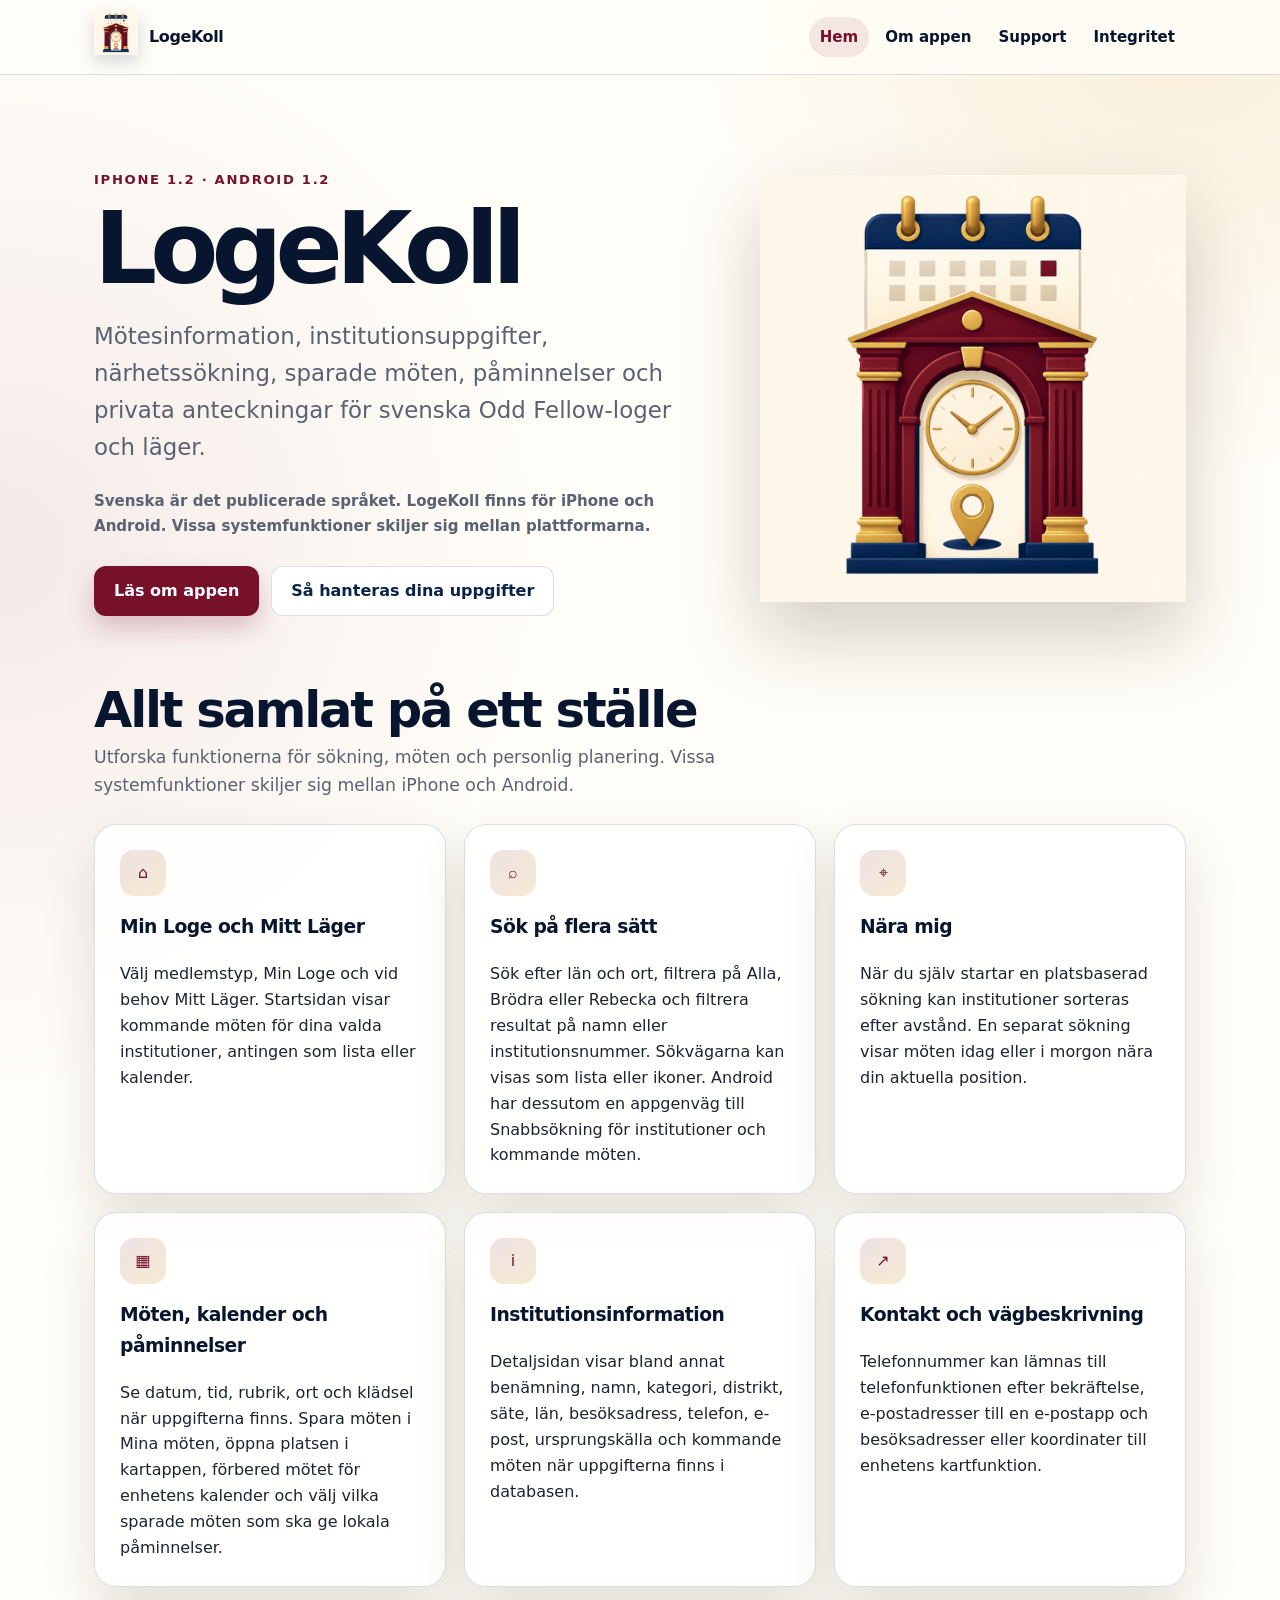
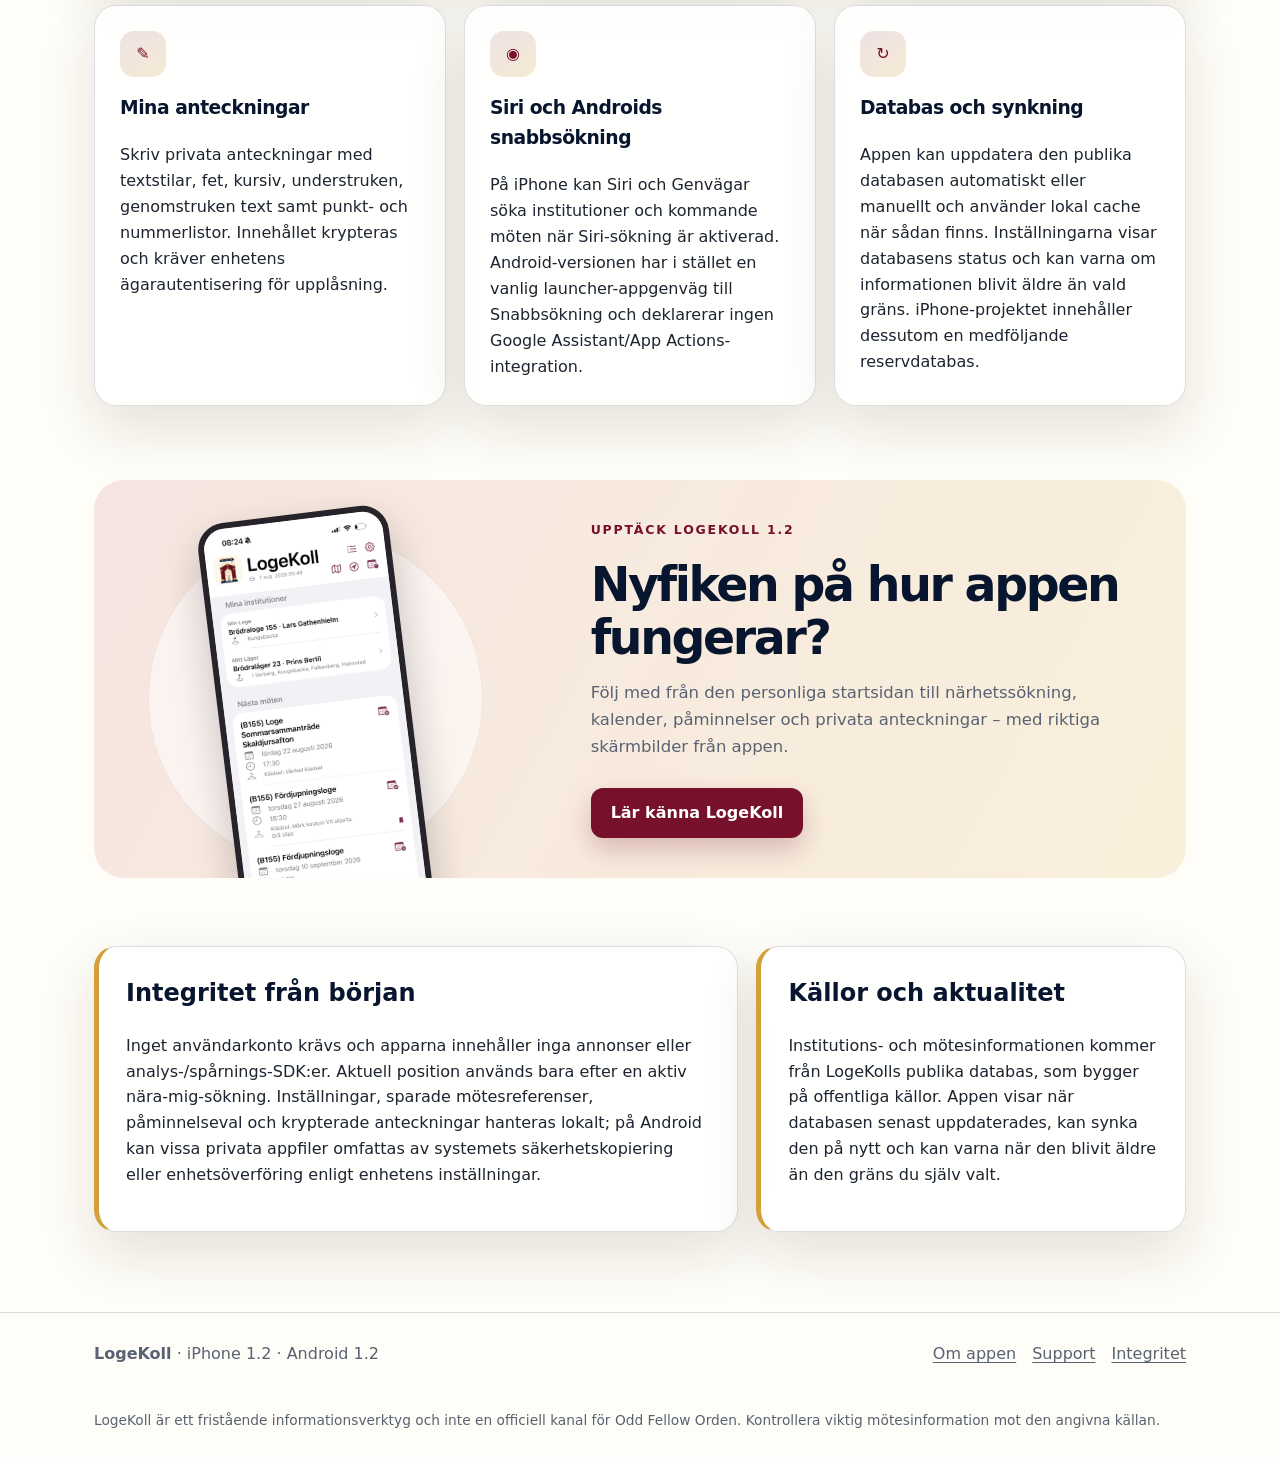
<file: docs/index.html>
<!doctype html>
<!DOCTYPE html>
<html lang="sv"><head>
<meta charset="utf-8"/>
<meta content="width=device-width,initial-scale=1" name="viewport"/>
<meta content="light" name="color-scheme"/>
<meta content="#fffdf7" name="theme-color"/>
<link href="assets/favicon-32.png" rel="icon" sizes="32x32" type="image/png"/>
<link href="assets/favicon-64.png" rel="icon" sizes="64x64" type="image/png"/>
<link href="site.webmanifest" rel="manifest"/>
<link href="assets/styles.css" rel="stylesheet"/>
<script defer="" src="assets/i18n.js"></script>
<meta content="LogeKoll samlar möten, institutionsinformation, närhetssökning, sparade möten, påminnelser och privata anteckningar för svenska loger och läger." name="description"/><meta content="LogeKoll" property="og:title"/><meta content="Möten, sökning, påminnelser och information om svenska Odd Fellow-loger och läger." property="og:description"/><meta content="assets/app-icon-light-1024.png" property="og:image"/><title>LogeKoll – möten, loger och läger</title></head><body><a class="skip-link" data-i18n="common.skip" href="#innehall">Hoppa till innehållet</a>
<header class="site-header"><nav aria-label="Huvudnavigation" class="nav">
<a class="brand" href="index.html"><picture><img alt="" src="assets/favicon-64.png"/></picture><span>LogeKoll</span></a>
<div class="nav-links">
<a aria-current="page" data-i18n="common.home" href="index.html">Hem</a><a data-i18n="common.about" href="om-appen.html">Om appen</a>
<a data-i18n="common.support" href="support.html">Support</a>
<a data-i18n="common.privacy" href="integritet.html">Integritet</a>
<span class="language-control" data-language-control="" hidden=""><label data-i18n="common.language" for="language-select">Språk</label><select data-language-select="" id="language-select"></select></span>
</div>
</nav></header><main id="innehall"><section class="hero"><div class="hero-copy" data-i18n-html="home.hero"><p class="eyebrow">iPhone 1.2 · Android 1.2</p><h1>LogeKoll</h1><p class="lead">Mötesinformation, institutionsuppgifter, närhetssökning, sparade möten, påminnelser och privata anteckningar för svenska Odd Fellow-loger och läger.</p><p class="meta">Svenska är det publicerade språket. LogeKoll finns för iPhone och Android. Vissa systemfunktioner skiljer sig mellan plattformarna.</p><div class="actions"><a class="button primary" href="om-appen.html">Läs om appen</a><a class="button secondary" href="integritet.html">Så hanteras dina uppgifter</a></div></div><div class="hero-art"><picture><img alt="LogeKoll appikon" class="hero-icon" height="1024" src="assets/app-icon-light-1024.png" width="1024"/></picture></div></section>
<section><div class="section-head" data-i18n-html="home.features_head"><h2>Allt samlat på ett ställe</h2><p>Utforska funktionerna för sökning, möten och personlig planering. Vissa systemfunktioner skiljer sig mellan iPhone och Android.</p></div><div class="grid">
<div class="card" data-i18n-html="home.personal"><div aria-hidden="true" class="icon-badge">⌂</div><h3>Min Loge och Mitt Läger</h3><p>Välj medlemstyp, Min Loge och vid behov Mitt Läger. Startsidan visar kommande möten för dina valda institutioner, antingen som lista eller kalender.</p></div><div class="card" data-i18n-html="home.search"><div aria-hidden="true" class="icon-badge">⌕</div><h3>Sök på flera sätt</h3><p>Sök efter län och ort, filtrera på Alla, Brödra eller Rebecka och filtrera resultat på namn eller institutionsnummer. Sökvägarna kan visas som lista eller ikoner. Android har dessutom en appgenväg till Snabbsökning för institutioner och kommande möten.</p></div><div class="card" data-i18n-html="home.nearby"><div aria-hidden="true" class="icon-badge">⌖</div><h3>Nära mig</h3><p>När du själv startar en platsbaserad sökning kan institutioner sorteras efter avstånd. En separat sökning visar möten idag eller i morgon nära din aktuella position.</p></div><div class="card" data-i18n-html="home.meetings"><div aria-hidden="true" class="icon-badge">▦</div><h3>Möten, kalender och påminnelser</h3><p>Se datum, tid, rubrik, ort och klädsel när uppgifterna finns. Spara möten i Mina möten, öppna platsen i kartappen, förbered mötet för enhetens kalender och välj vilka sparade möten som ska ge lokala påminnelser.</p></div><div class="card" data-i18n-html="home.detail"><div aria-hidden="true" class="icon-badge">i</div><h3>Institutionsinformation</h3><p>Detaljsidan visar bland annat benämning, namn, kategori, distrikt, säte, län, besöksadress, telefon, e-post, ursprungskälla och kommande möten när uppgifterna finns i databasen.</p></div><div class="card" data-i18n-html="home.contact"><div aria-hidden="true" class="icon-badge">↗</div><h3>Kontakt och vägbeskrivning</h3><p>Telefonnummer kan lämnas till telefonfunktionen efter bekräftelse, e-postadresser till en e-postapp och besöksadresser eller koordinater till enhetens kartfunktion.</p></div><div class="card" data-i18n-html="home.notes"><div aria-hidden="true" class="icon-badge">✎</div><h3>Mina anteckningar</h3><p>Skriv privata anteckningar med textstilar, fet, kursiv, understruken, genomstruken text samt punkt- och nummerlistor. Innehållet krypteras och kräver enhetens ägarautentisering för upplåsning.</p></div><div class="card" data-i18n-html="home.voice"><div aria-hidden="true" class="icon-badge">◉</div><h3>Siri och Androids snabbsökning</h3><p>På iPhone kan Siri och Genvägar söka institutioner och kommande möten när Siri-sökning är aktiverad. Android-versionen har i stället en vanlig launcher-appgenväg till Snabbsökning och deklarerar ingen Google Assistant/App Actions-integration.</p></div><div class="card" data-i18n-html="home.sync"><div aria-hidden="true" class="icon-badge">↻</div><h3>Databas och synkning</h3><p>Appen kan uppdatera den publika databasen automatiskt eller manuellt och använder lokal cache när sådan finns. Inställningarna visar databasens status och kan varna om informationen blivit äldre än vald gräns. iPhone-projektet innehåller dessutom en medföljande reservdatabas.</p></div></div></section>
<section aria-labelledby="teaser-title" class="home-about-teaser">
<div aria-hidden="true" class="home-teaser-art"><div class="teaser-circle"></div><img alt="" height="1957" loading="lazy" src="assets/screenshots/startsida.webp" width="900"/></div>
<div class="home-teaser-content"><p class="section-overline" data-i18n="home.teaser_kicker">Upptäck LogeKoll 1.2</p>
<h2 data-i18n="home.teaser_title" id="teaser-title">Nyfiken på hur appen fungerar?</h2>
<p data-i18n="home.teaser_text">Följ med från den personliga startsidan till närhetssökning, kalender, påminnelser och privata anteckningar – med riktiga skärmbilder från appen.</p>
<a class="button primary" data-i18n="home.teaser_cta" href="om-appen.html">Lär känna LogeKoll</a></div></section><section class="trust-row"><div class="notice" data-i18n-html="home.privacy"><h2>Integritet från början</h2><p>Inget användarkonto krävs och apparna innehåller inga annonser eller analys-/spårnings-SDK:er. Aktuell position används bara efter en aktiv nära-mig-sökning. Inställningar, sparade mötesreferenser, påminnelseval och krypterade anteckningar hanteras lokalt; på Android kan vissa privata appfiler omfattas av systemets säkerhetskopiering eller enhetsöverföring enligt enhetens inställningar.</p></div><div class="notice" data-i18n-html="home.data"><h2>Källor och aktualitet</h2><p>Institutions- och mötesinformationen kommer från LogeKolls publika databas, som bygger på offentliga källor. Appen visar när databasen senast uppdaterades, kan synka den på nytt och kan varna när den blivit äldre än den gräns du själv valt.</p></div></section></main><footer><div class="footer-inner"><div><strong>LogeKoll</strong> · <span data-i18n="common.version">iPhone 1.2 · Android 1.2</span></div><div class="footer-links"><a data-i18n="common.about" href="om-appen.html">Om appen</a><a data-i18n="common.support" href="support.html">Support</a><a data-i18n="common.privacy" href="integritet.html">Integritet</a></div></div><p class="disclaimer" data-i18n="common.disclaimer">LogeKoll är ett fristående informationsverktyg och inte en officiell kanal för Odd Fellow Orden. Kontrollera viktig mötesinformation mot den angivna källan.</p></footer>
  <!-- Cloudflare Web Analytics --><script type='module' src='https://static.cloudflareinsights.com/beacon.min.js' data-cf-beacon='{"token": "ca4185335f934362b3831145901f252b"}'></script><!-- End Cloudflare Web Analytics -->
</body></html>
</file>
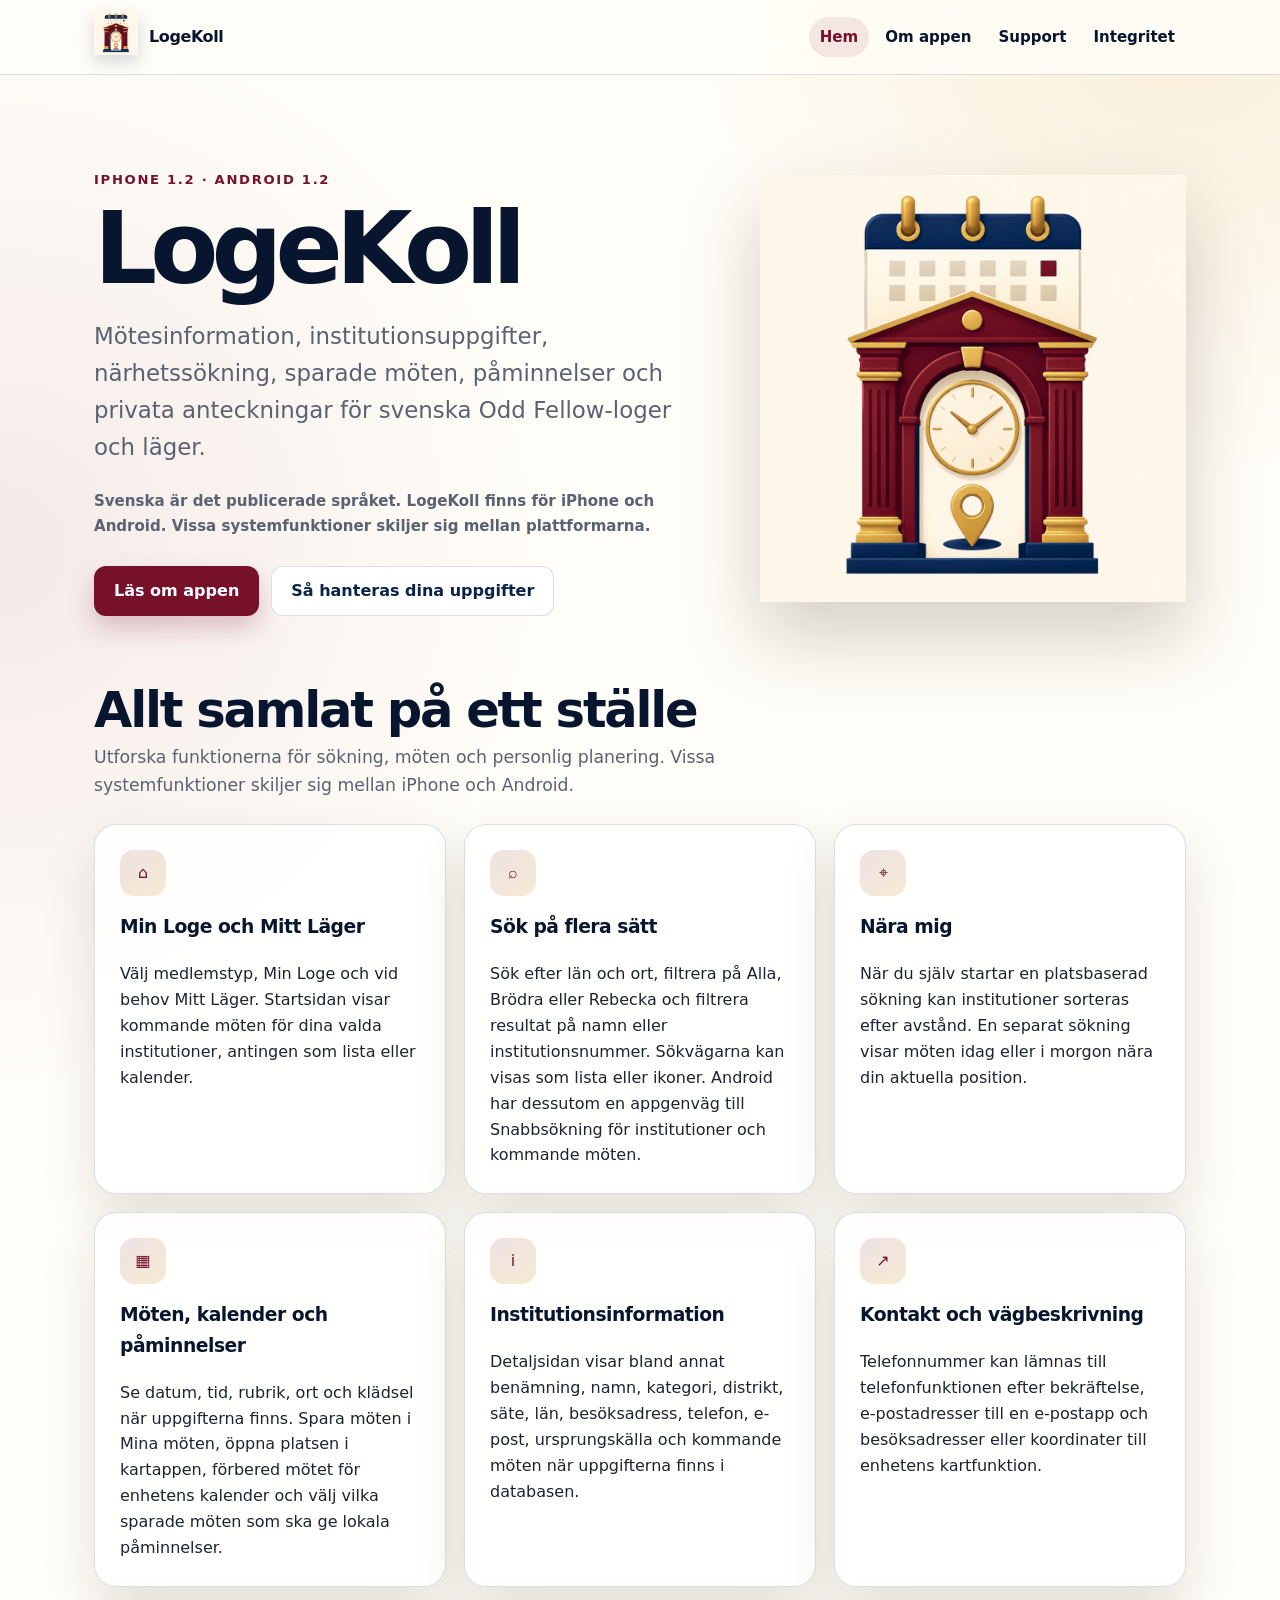
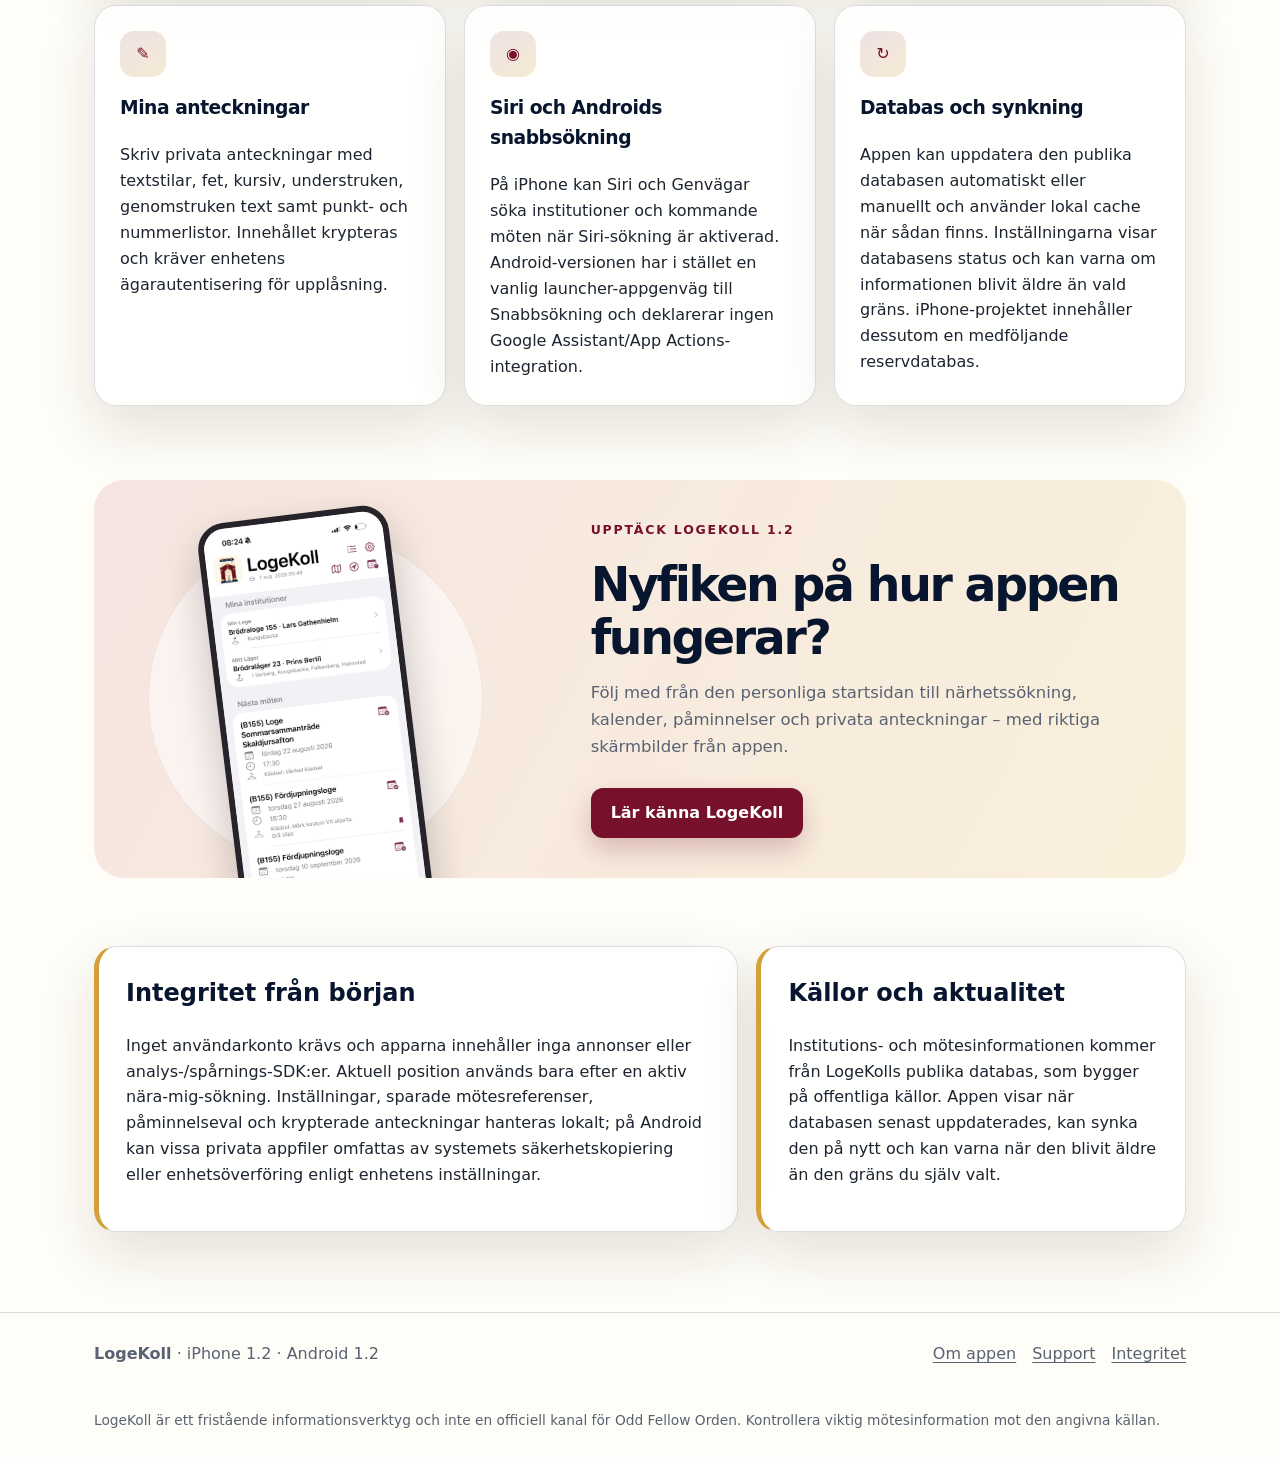
<file: docs/sv/index.html>
<!doctype html><html lang="sv"><head><meta charset="utf-8"><meta name="viewport" content="width=device-width,initial-scale=1"><meta http-equiv="refresh" content="0; url=../index.html"><link rel="canonical" href="../index.html"><title>LogeKoll</title></head><body><p>Du skickas vidare till <a href="../index.html">LogeKoll</a>.</p></body></html>
</file>
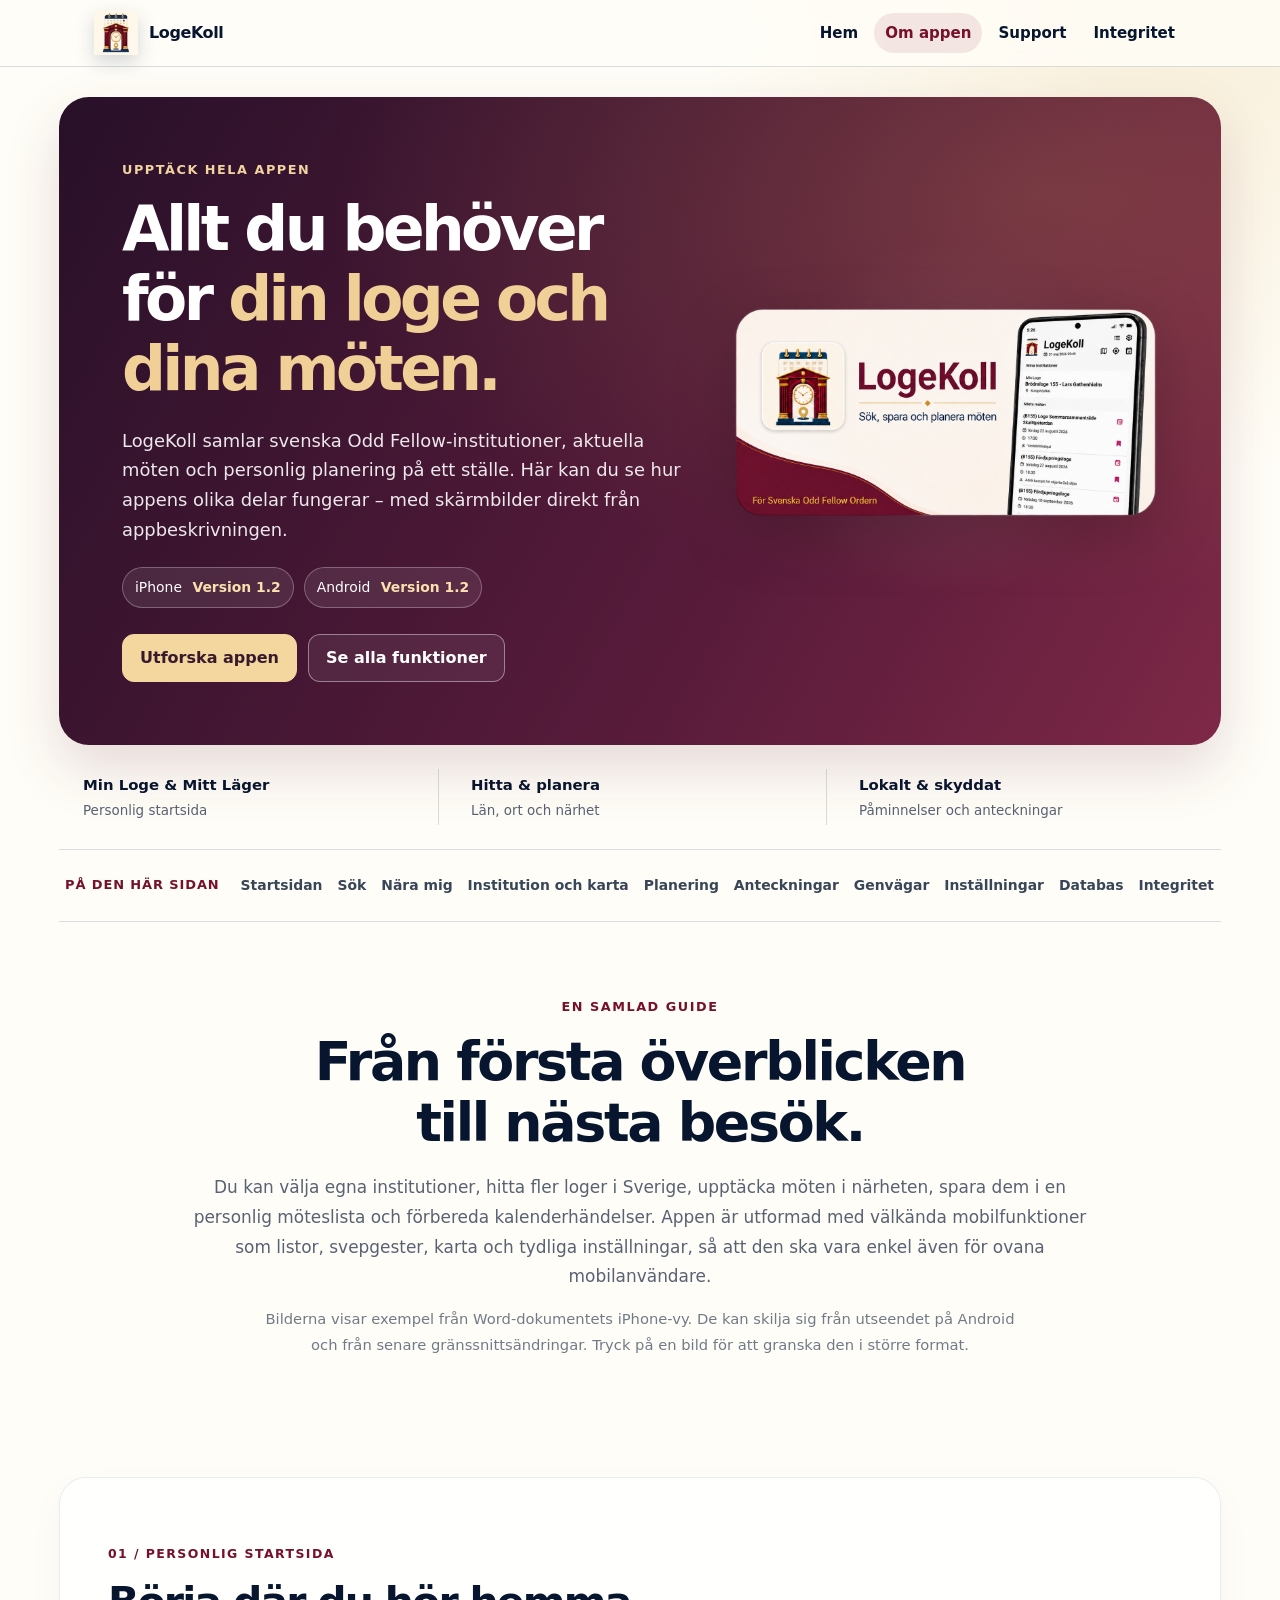
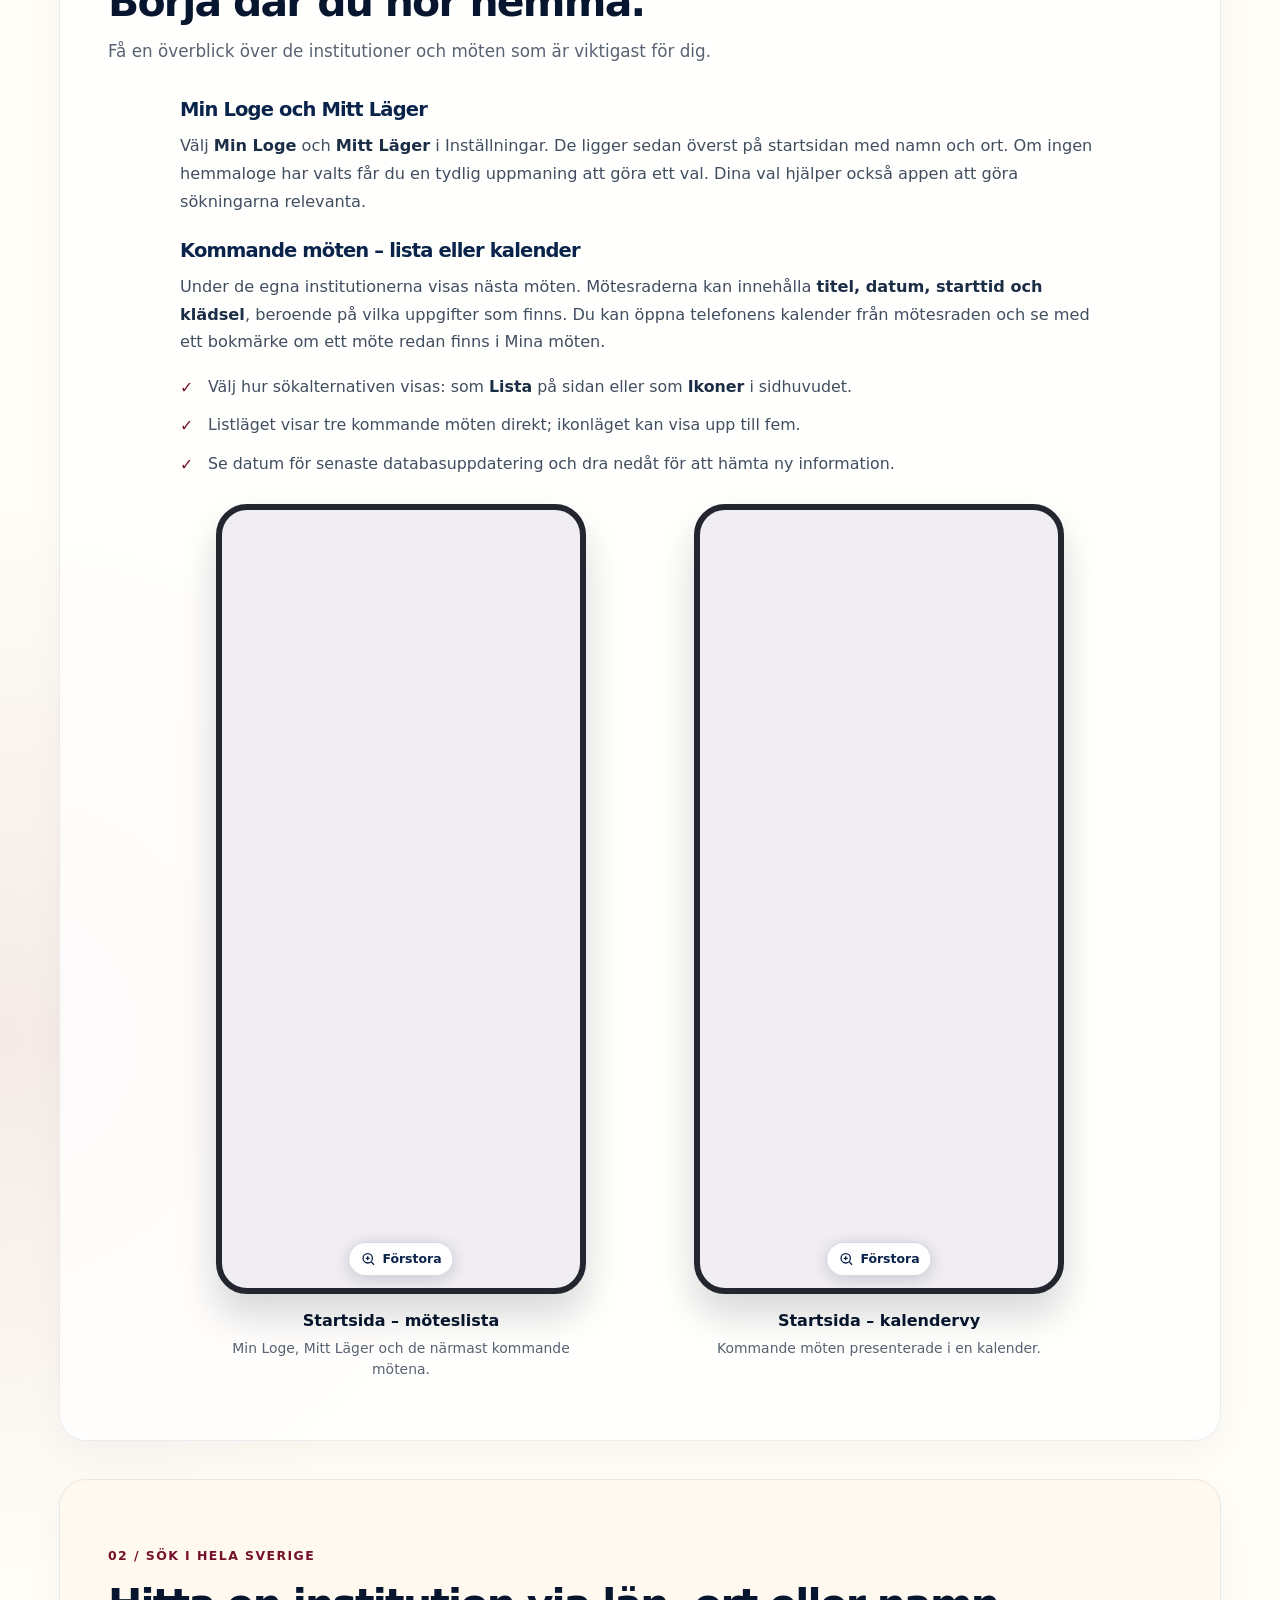
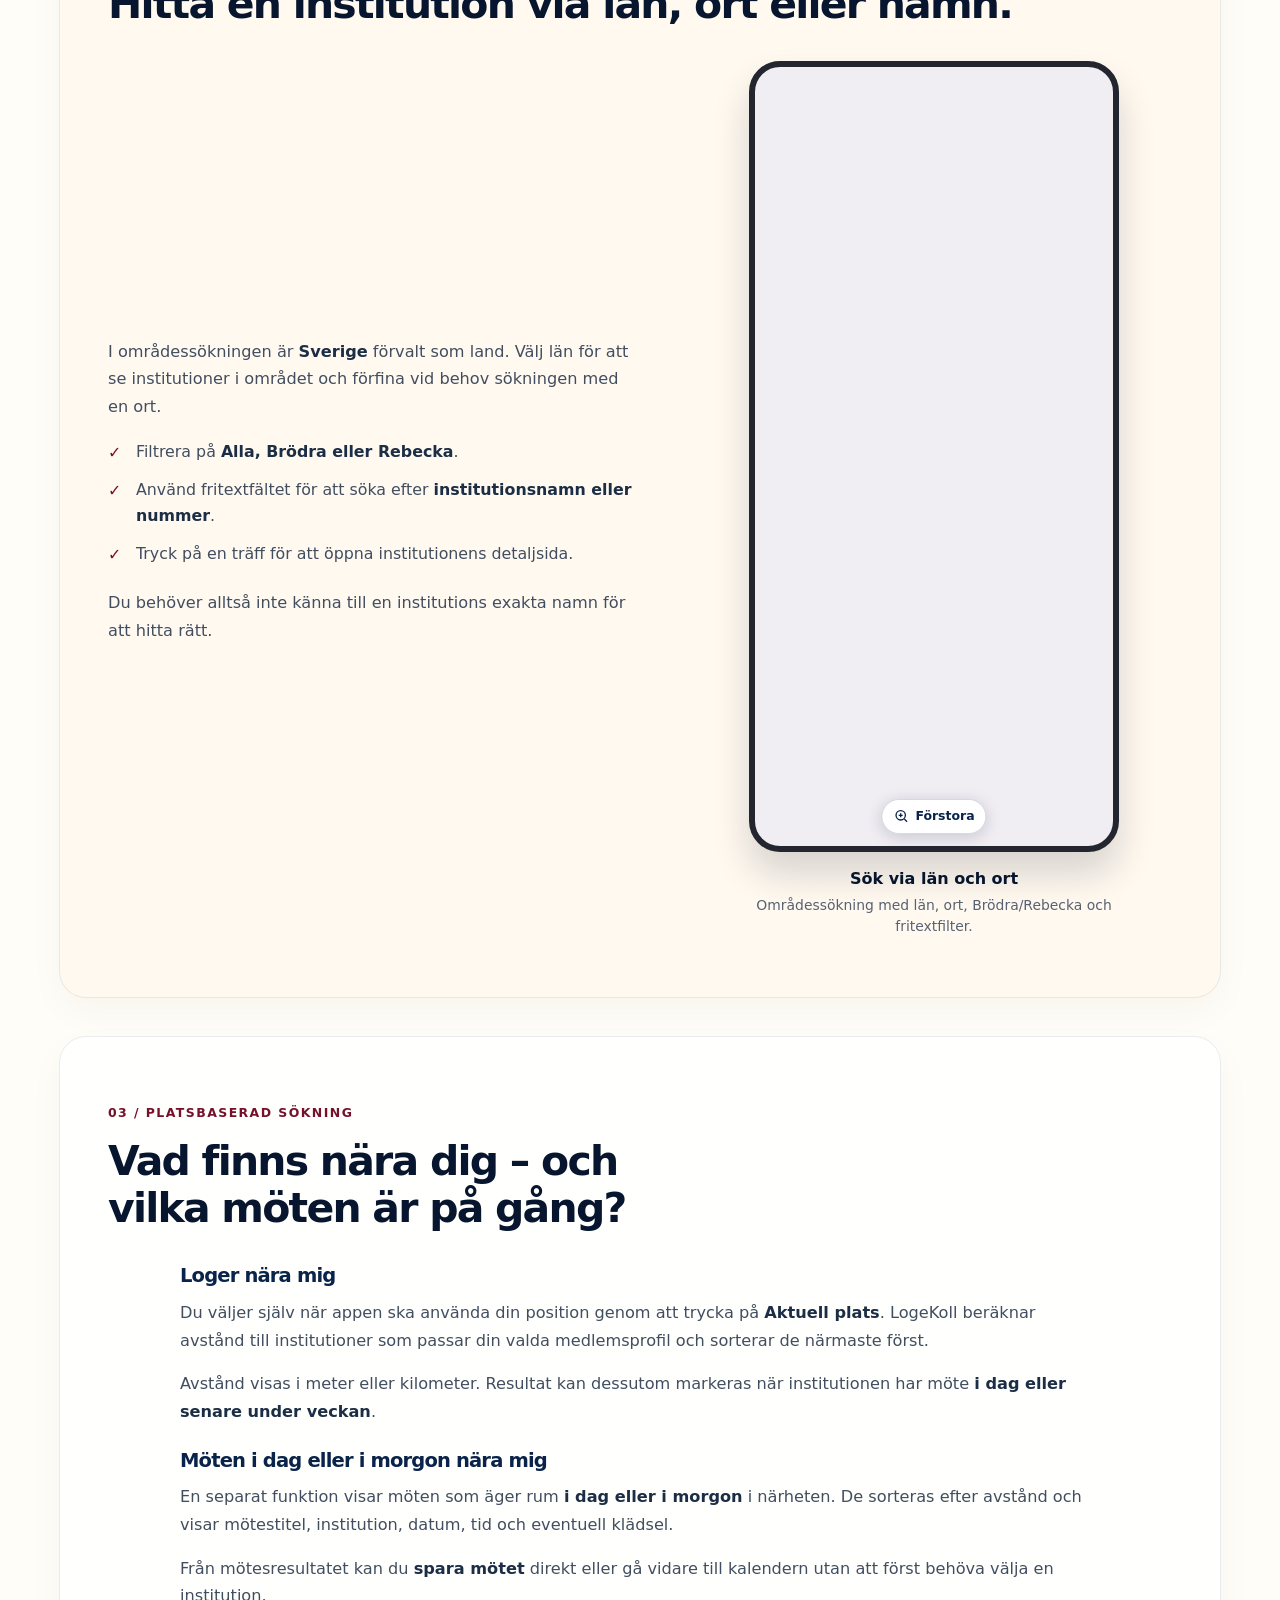
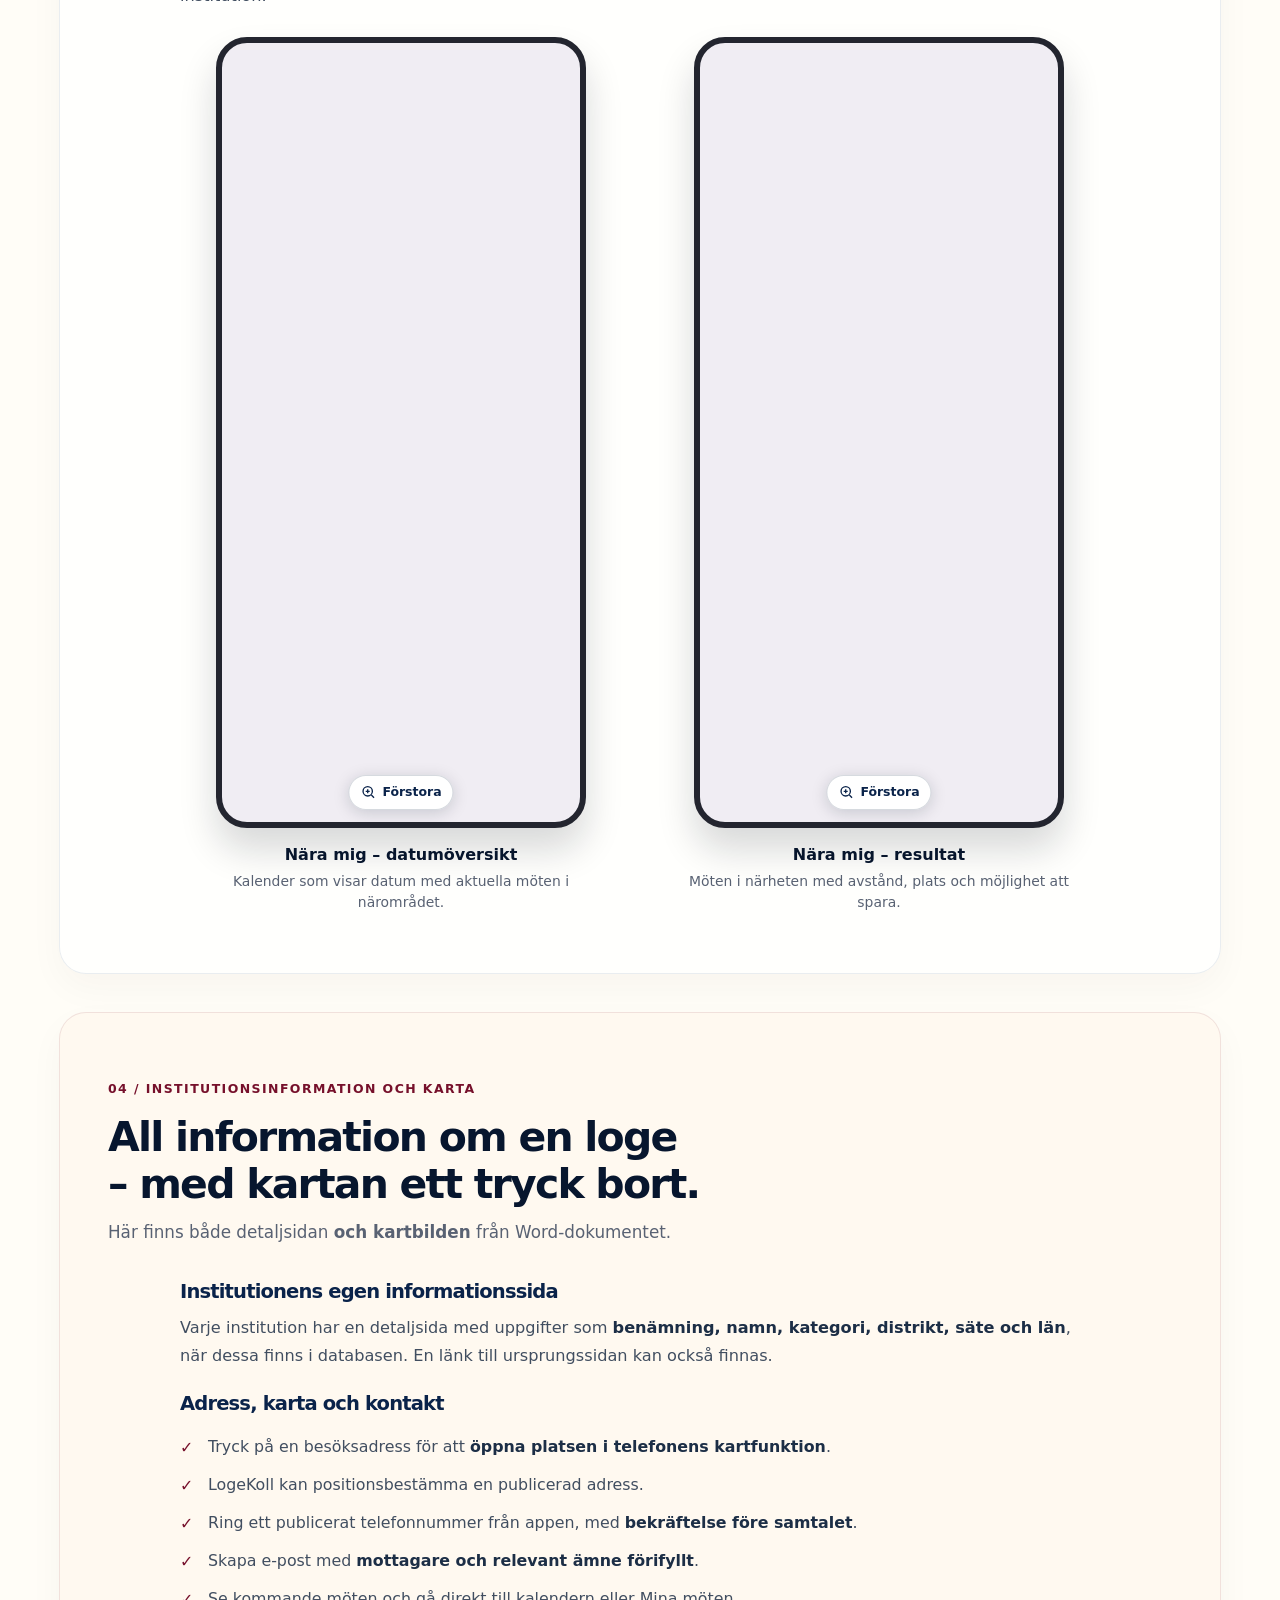
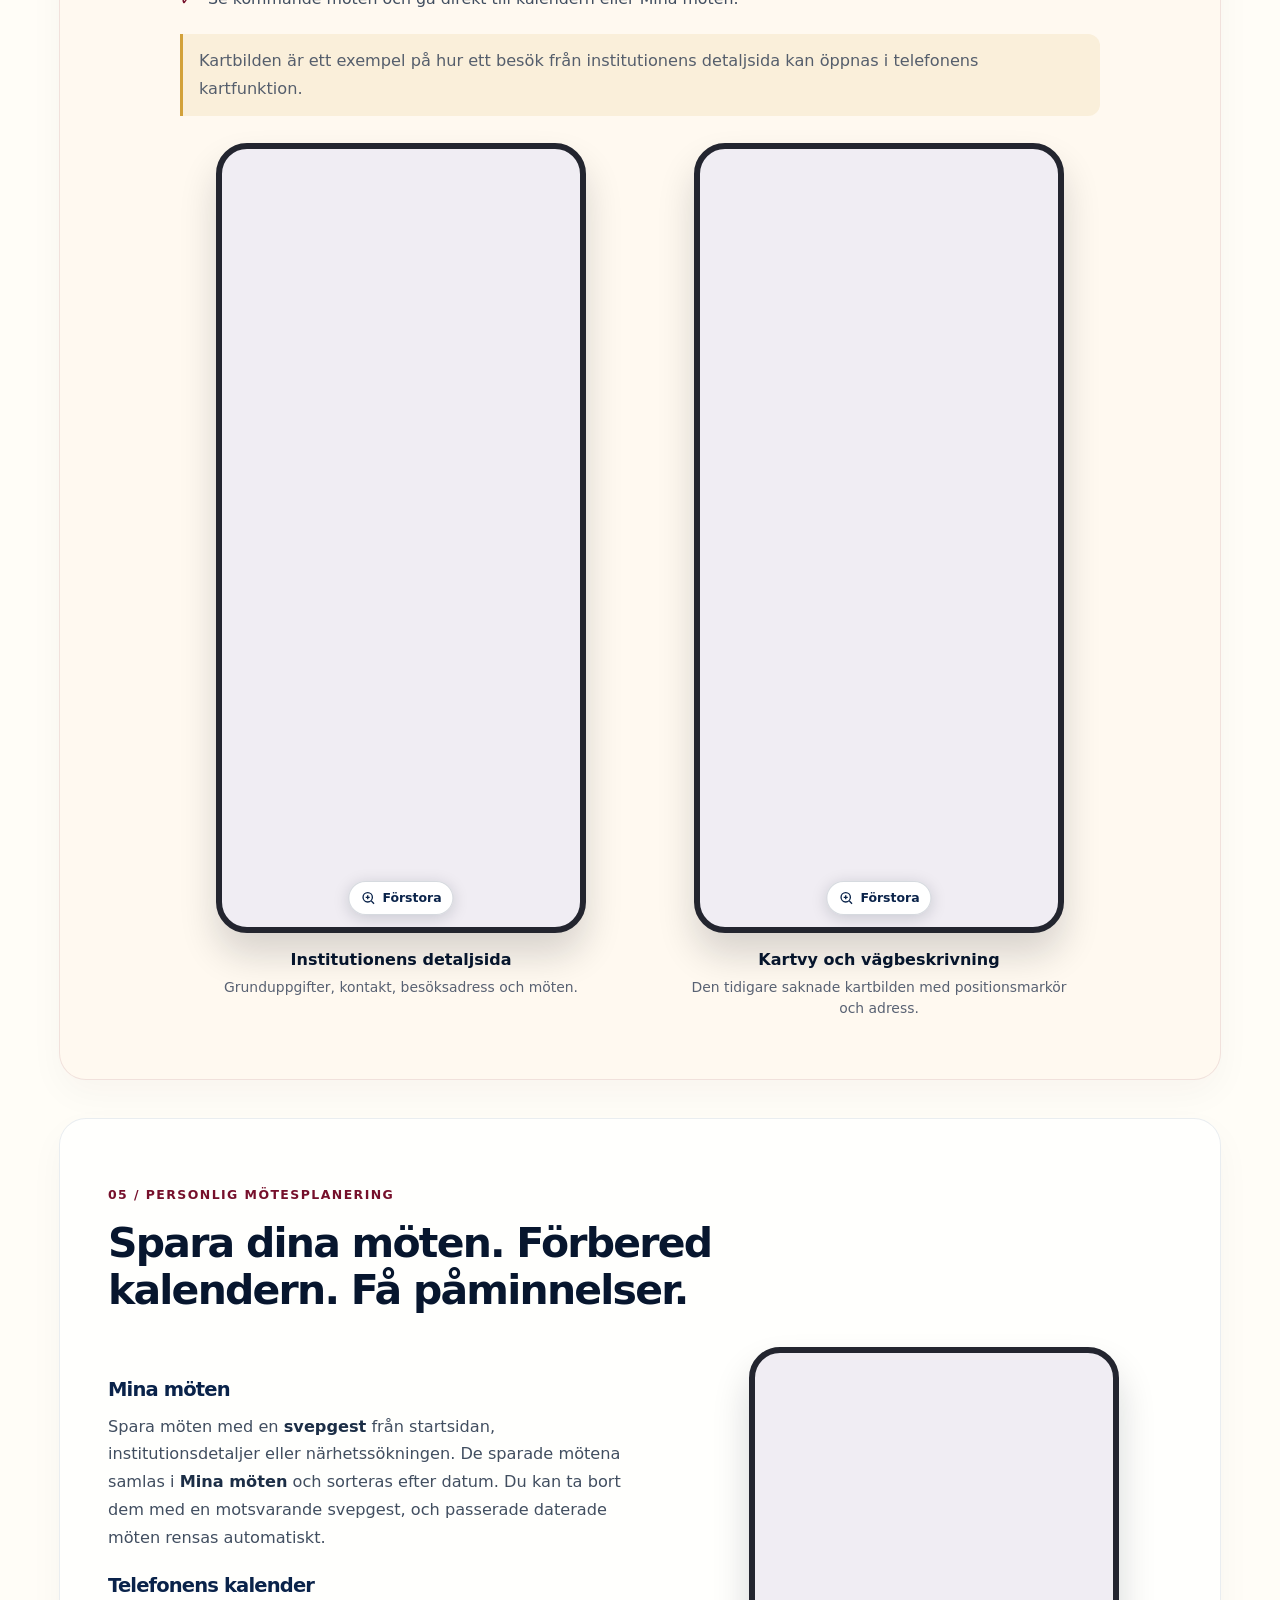
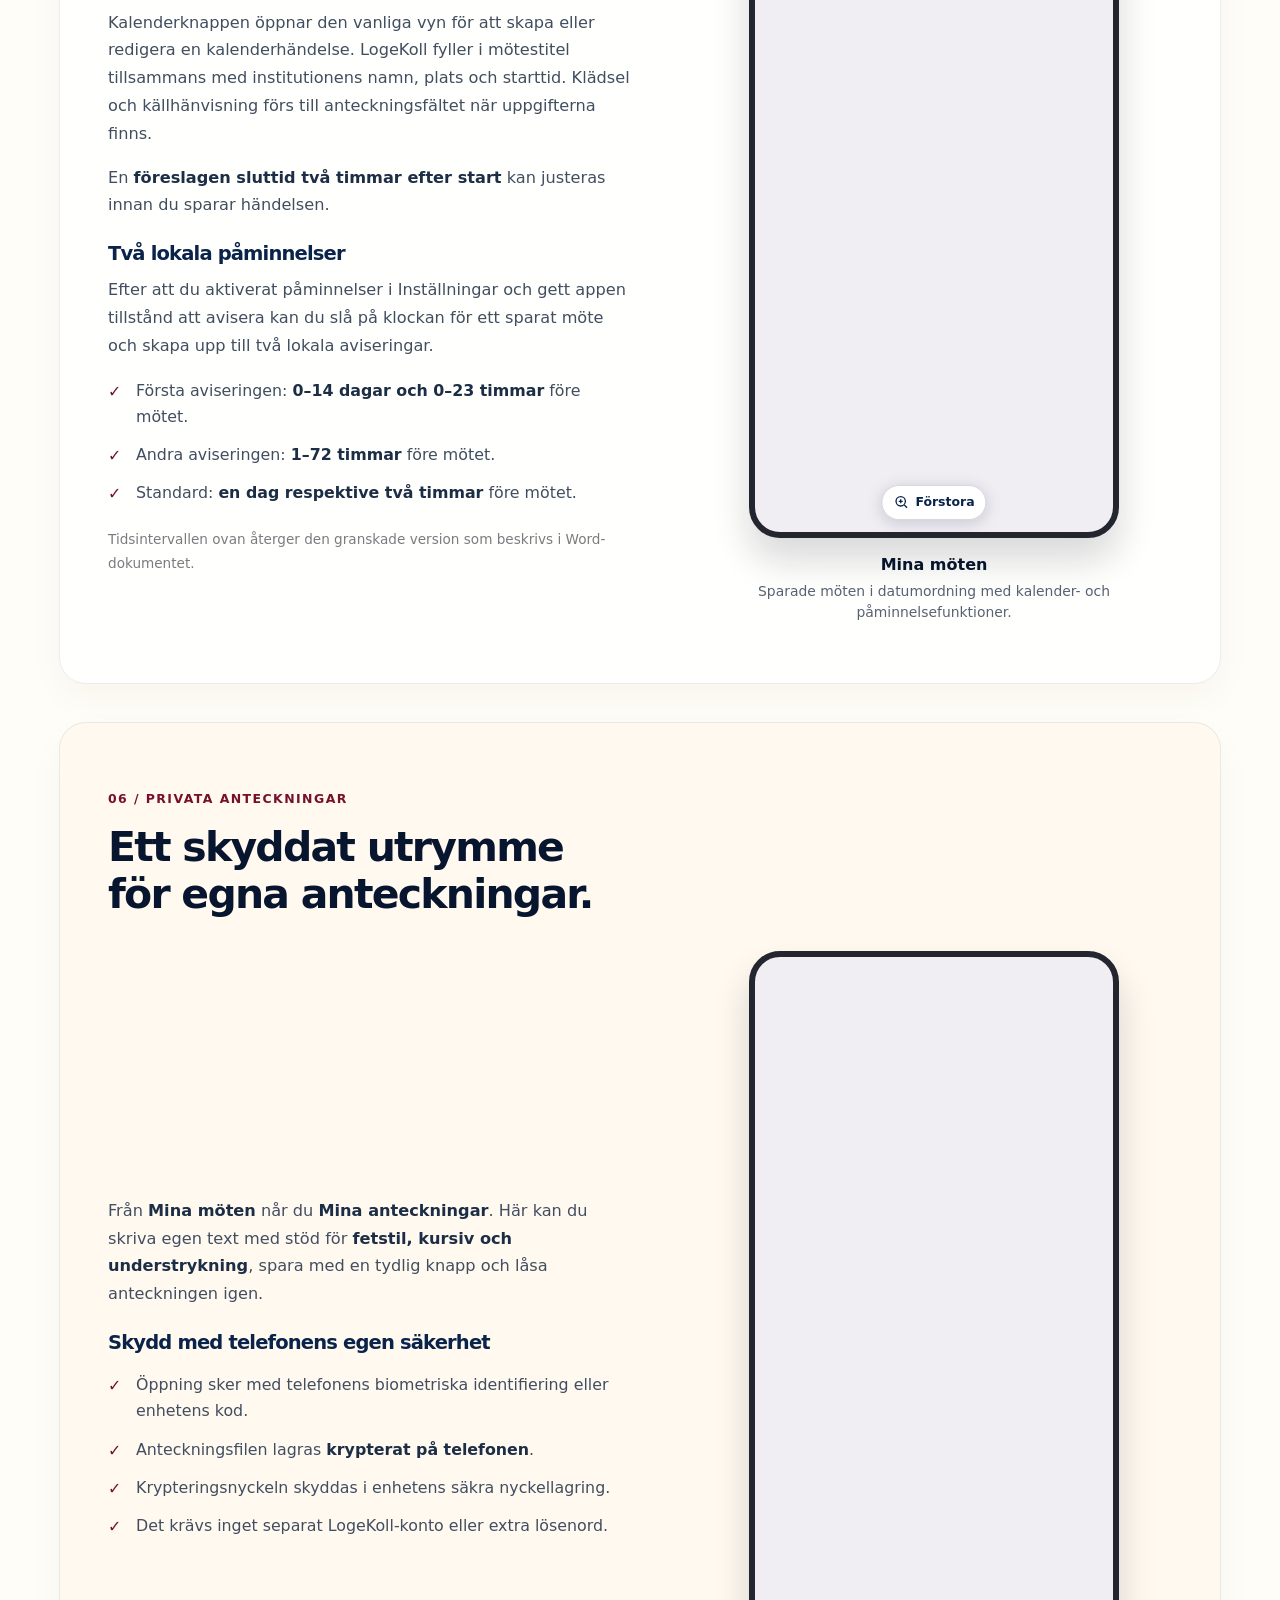
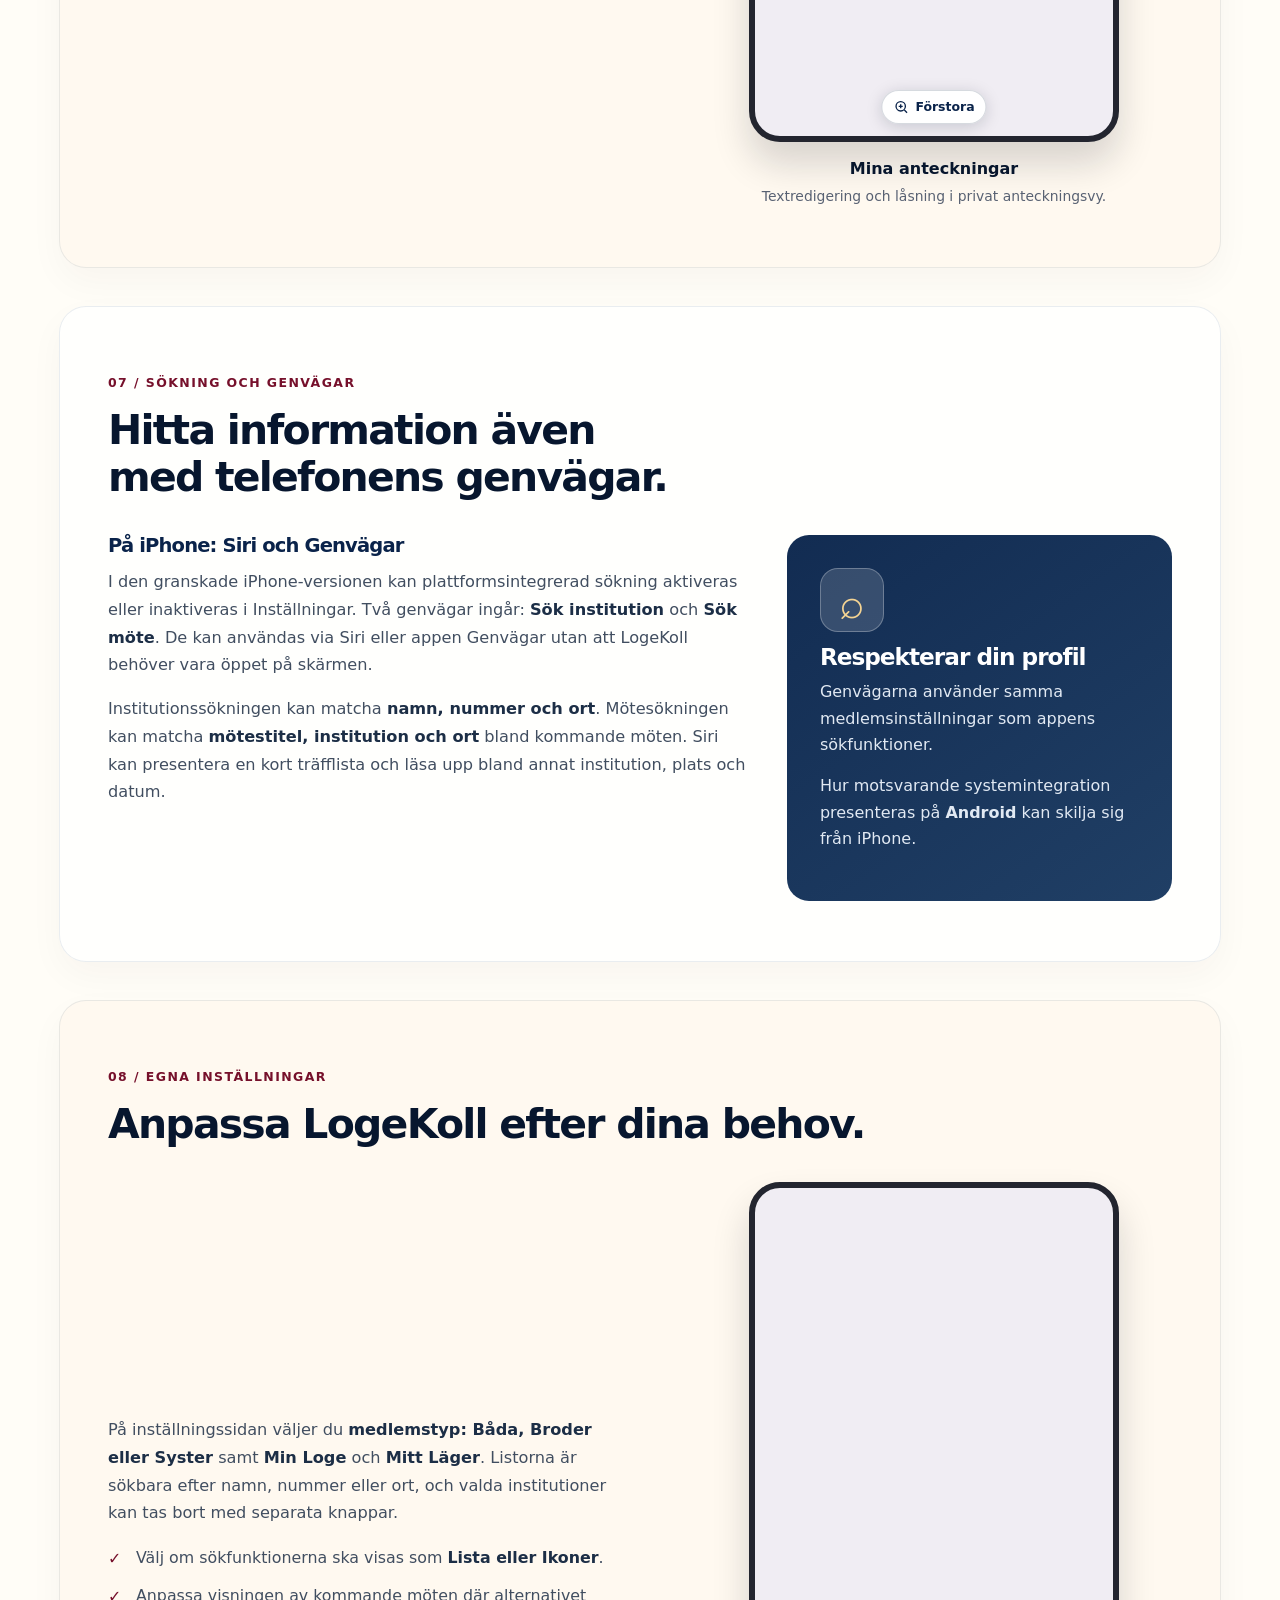
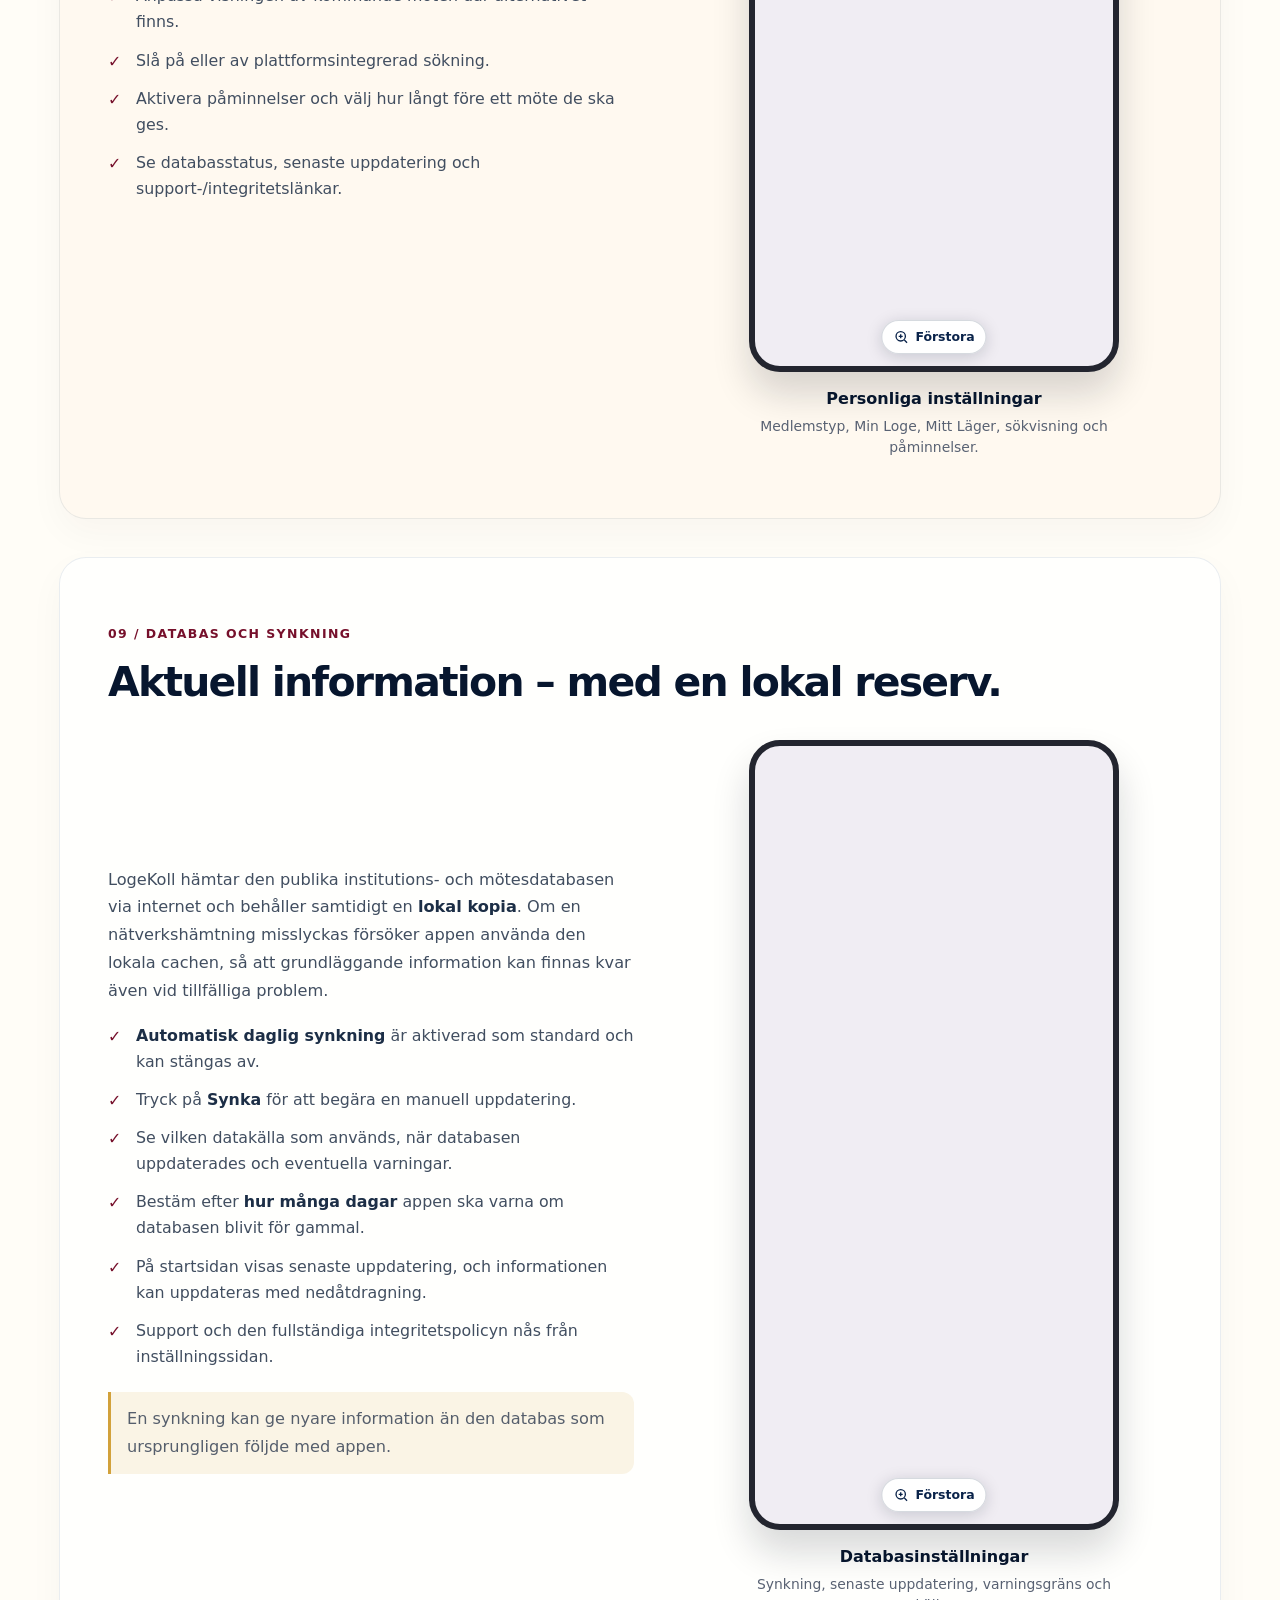
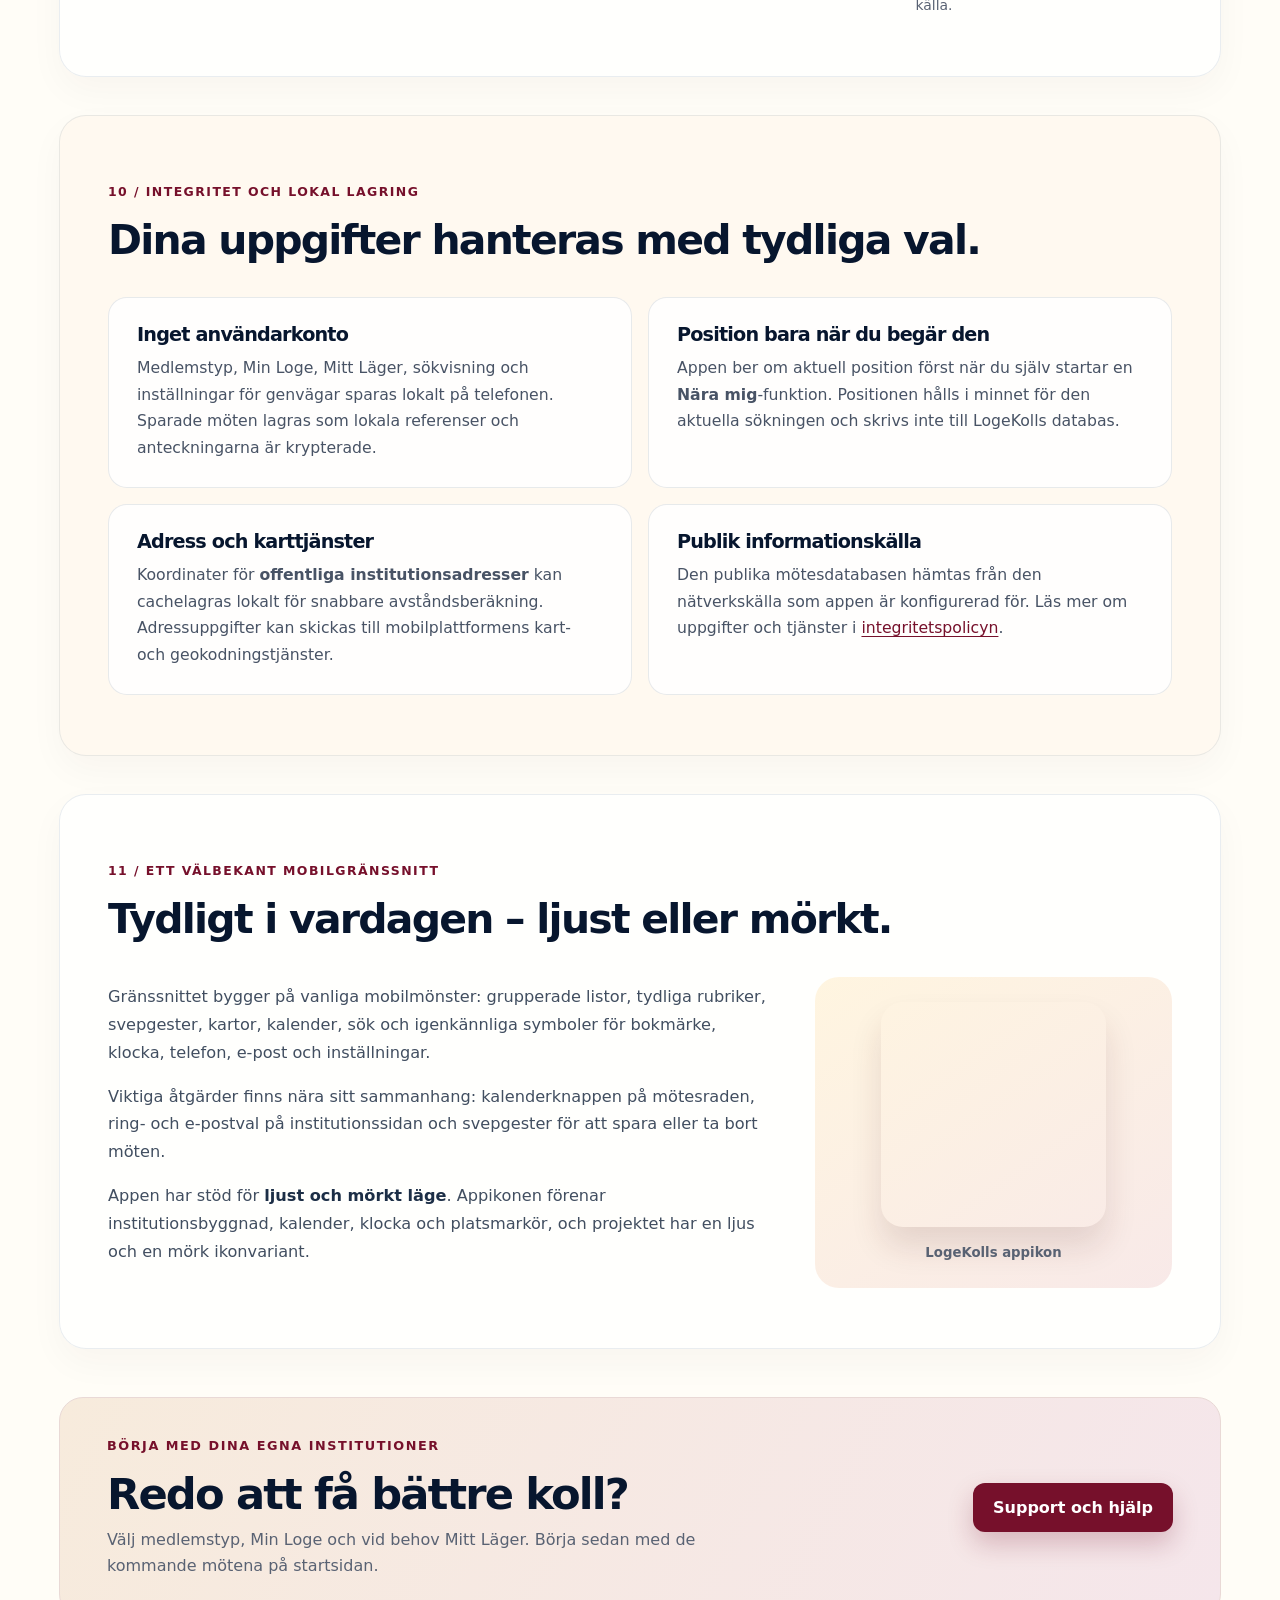
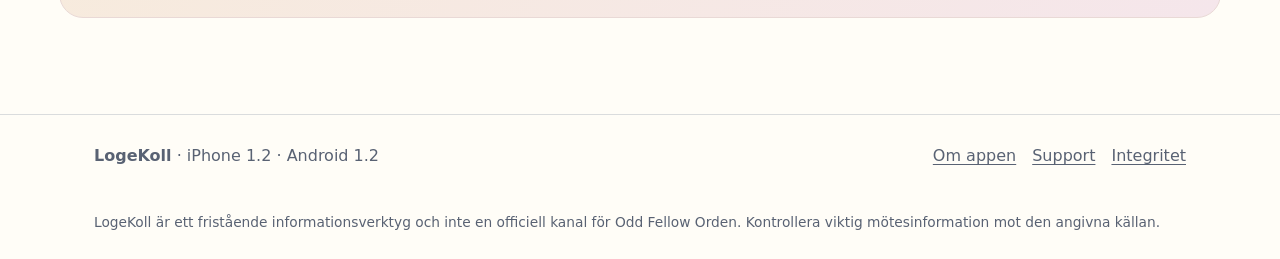
<file: docs/about.html>
<!doctype html><html lang="sv"><head><meta charset="utf-8"><meta name="viewport" content="width=device-width,initial-scale=1"><meta http-equiv="refresh" content="0; url=om-appen.html"><link rel="canonical" href="om-appen.html"><title>Om appen – LogeKoll</title></head><body><p>Du skickas vidare till <a href="om-appen.html">Om appen</a>.</p></body></html>
</file>
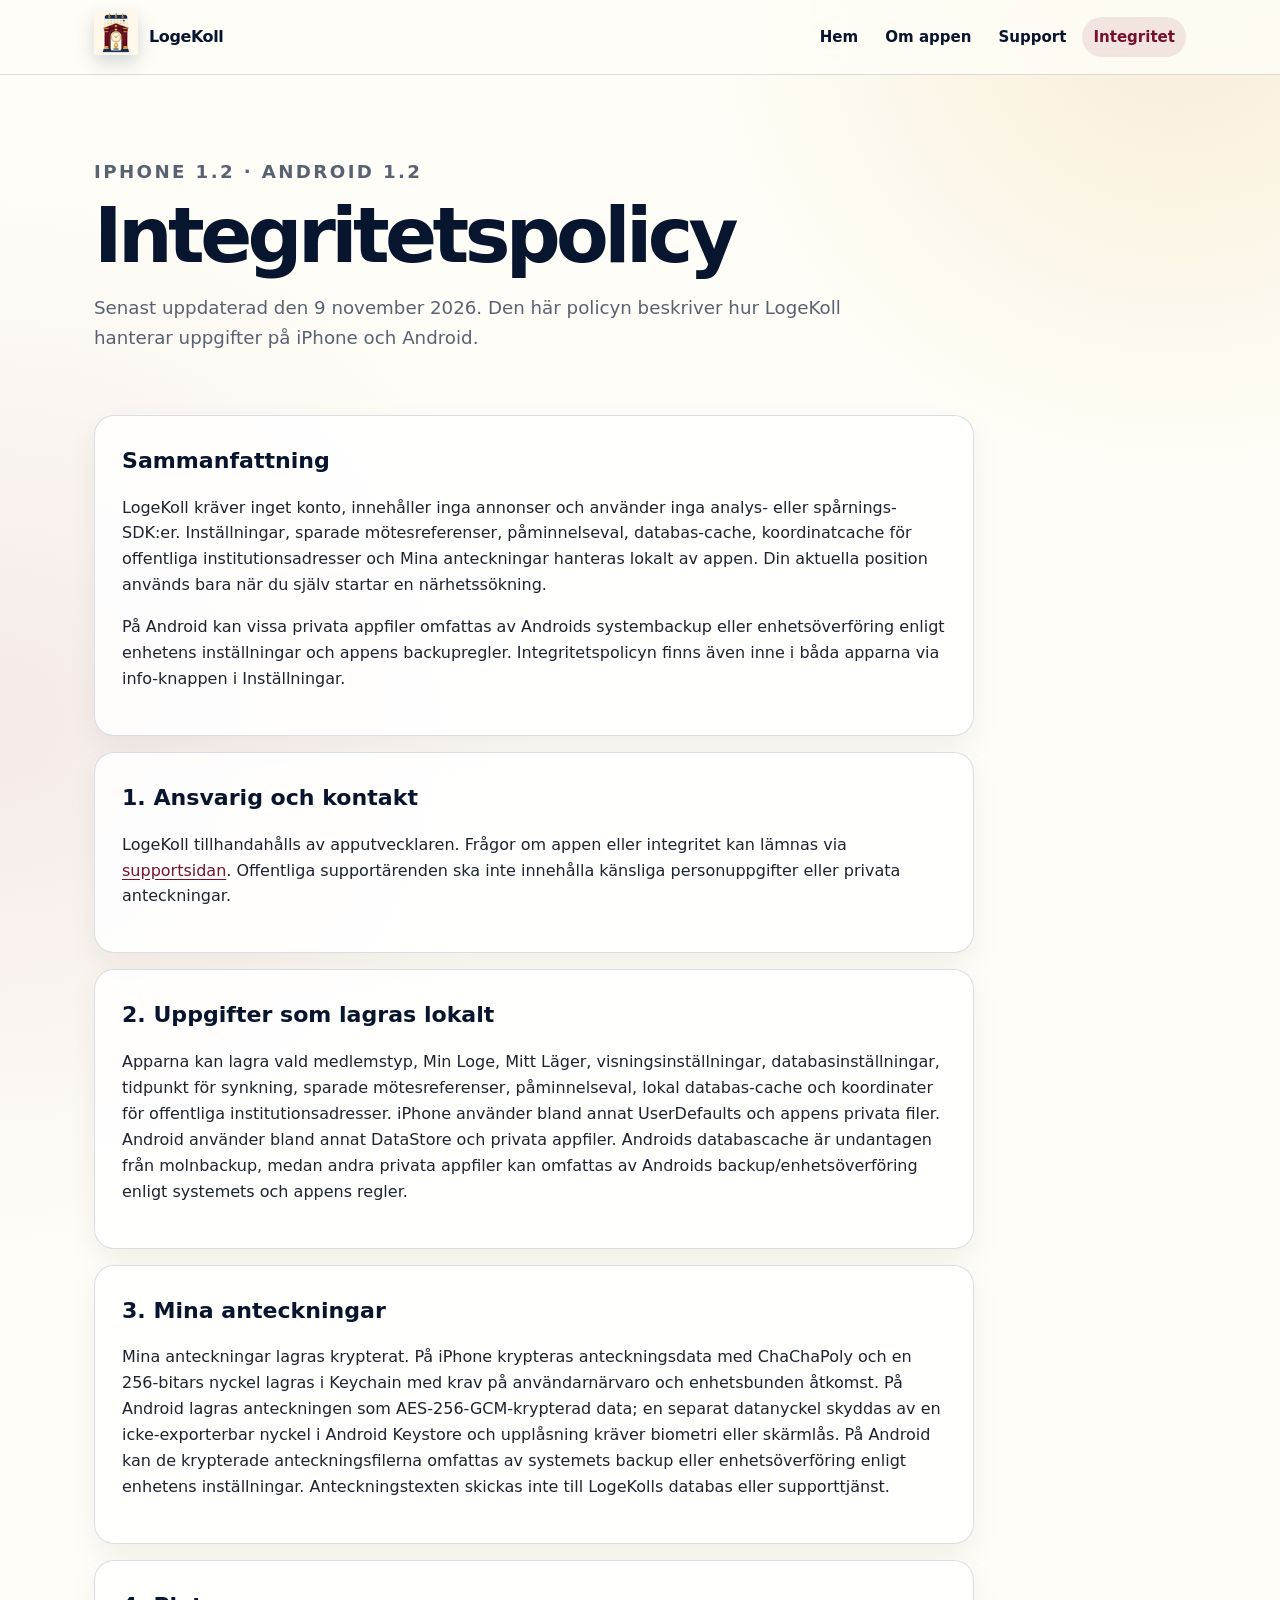
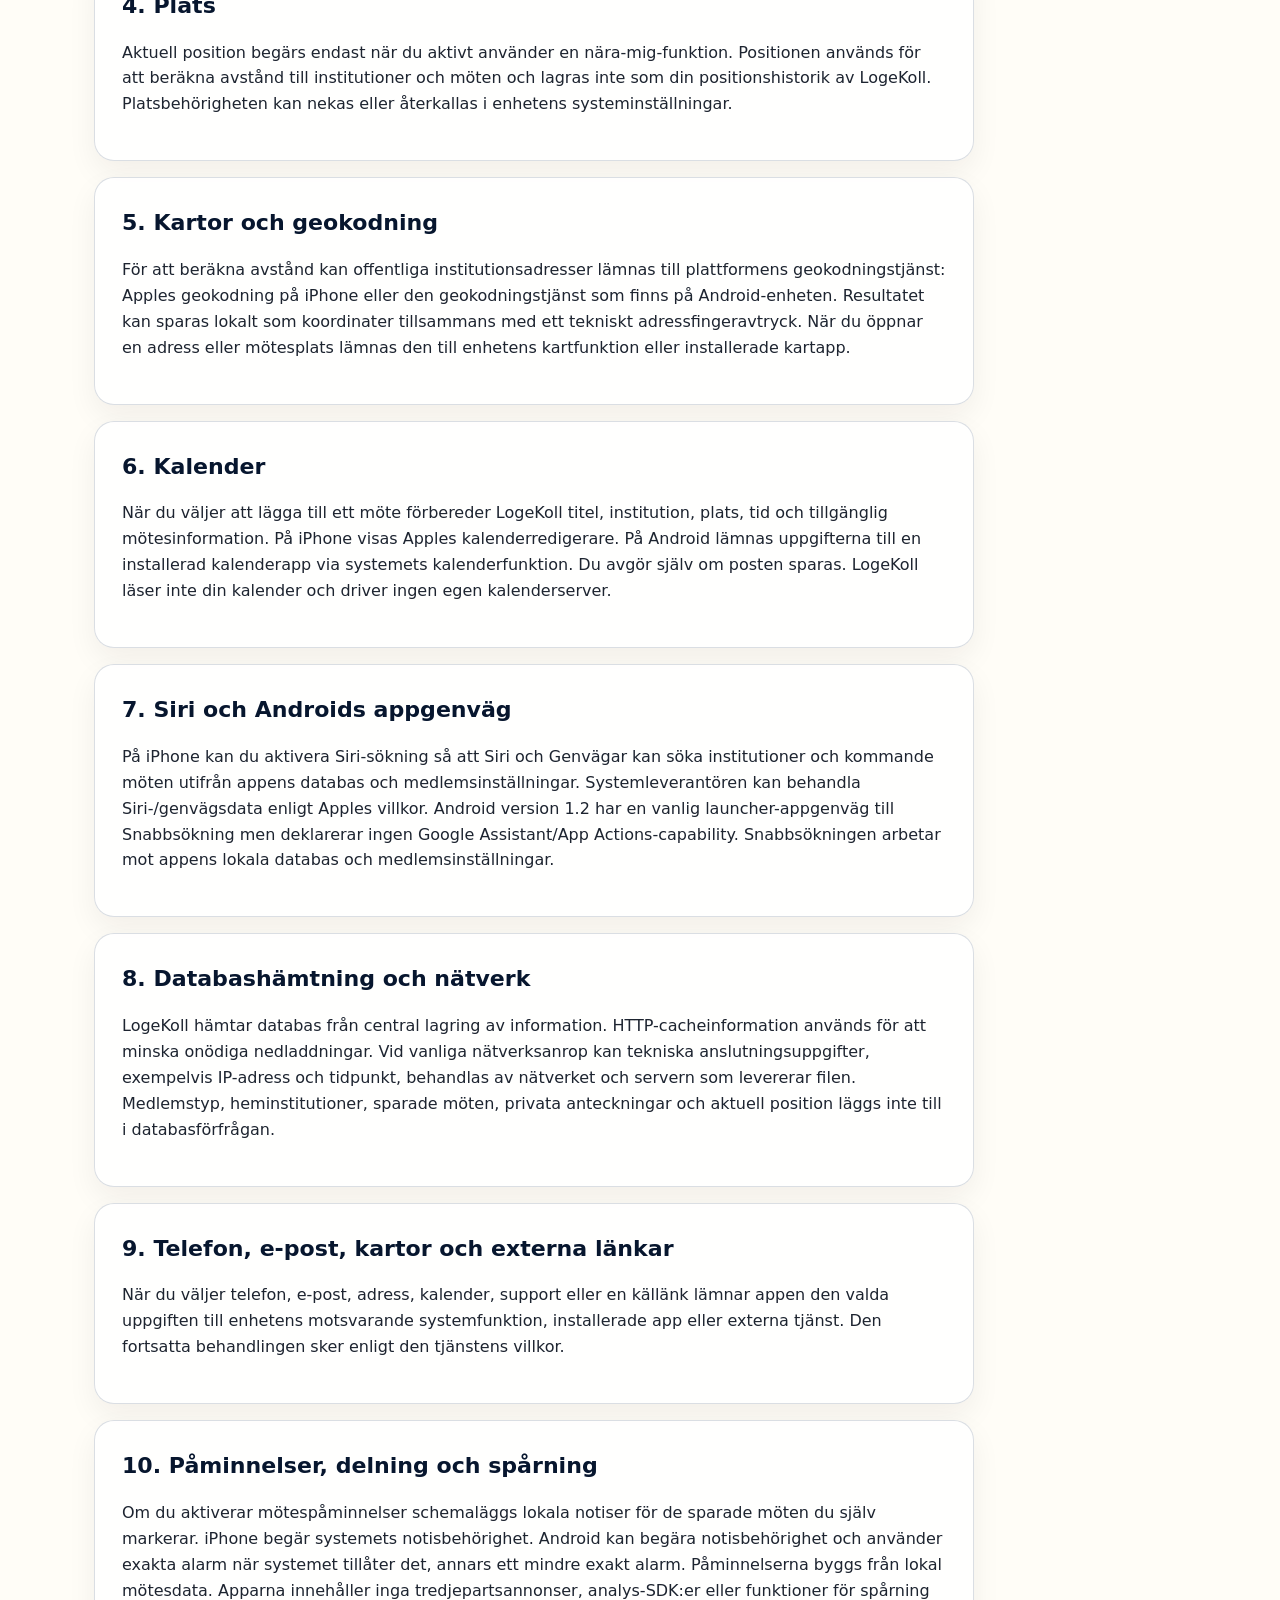
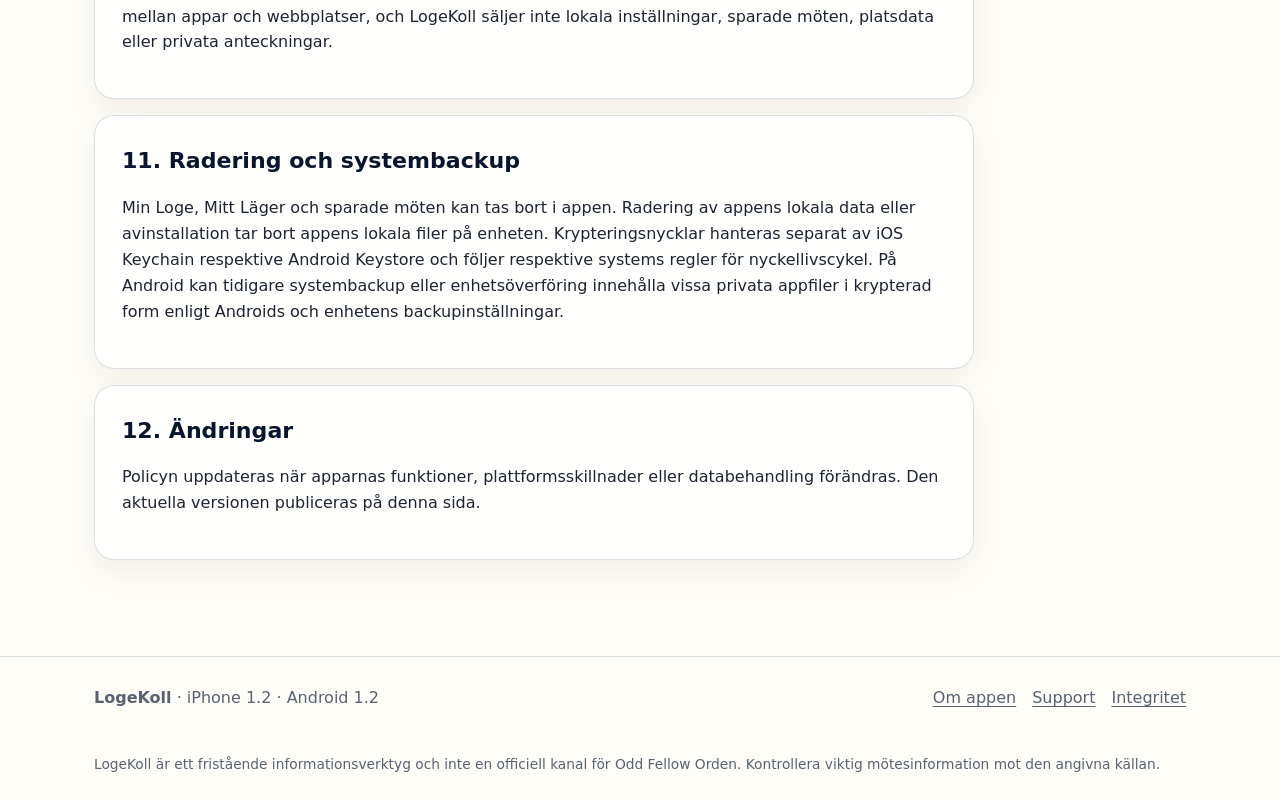
<file: docs/integritet.html>
<!doctype html>
<!DOCTYPE html>

<html lang="sv">
<head>
<meta charset="utf-8"/>
<meta content="width=device-width,initial-scale=1" name="viewport"/>
<meta content="light" name="color-scheme"/>
<meta content="#fffdf7" name="theme-color"/>
<link href="assets/favicon-32.png" rel="icon" sizes="32x32" type="image/png"/>
<link href="assets/favicon-64.png" rel="icon" sizes="64x64" type="image/png"/>
<link href="site.webmanifest" rel="manifest"/>
<link href="assets/styles.css" rel="stylesheet"/>
<script defer="" src="assets/i18n.js"></script>
<meta content="Integritetspolicy för LogeKoll på iPhone och Android." name="description"/>
<title>Integritetspolicy – LogeKoll</title>
</head>
<body><a class="skip-link" data-i18n="common.skip" href="#innehall">Hoppa till innehållet</a>
<header class="site-header">
<nav aria-label="Huvudnavigation" class="nav">
<a class="brand" href="index.html">
<picture><img alt="" src="assets/favicon-64.png"/>
</picture><span>LogeKoll</span>
</a>
<div class="nav-links">
<a data-i18n="common.home" href="index.html">Hem</a><a data-i18n="common.about" href="om-appen.html">Om appen</a>
<a data-i18n="common.support" href="support.html">Support</a>
<a aria-current="page" data-i18n="common.privacy" href="integritet.html">Integritet</a>
<span class="language-control" data-language-control="" hidden=""><label data-i18n="common.language" for="language-select">Språk</label><select data-language-select="" id="language-select"></select></span>
</div>
</nav>
</header>
<main id="innehall">
<header class="page-head" data-i18n-html="privacy.head">
<p class="eyebrow">iPhone 1.2 · Android 1.2</p>
<h1>Integritetspolicy</h1>
<p>Senast uppdaterad den 9 november 2026. Den här policyn beskriver hur LogeKoll hanterar uppgifter på iPhone och Android.</p>
</header>
<div class="prose">
<section data-i18n-html="privacy.summary">
<h2>Sammanfattning</h2>
<p>LogeKoll kräver inget konto, innehåller inga annonser och använder inga analys- eller spårnings-SDK:er.
          Inställningar, sparade mötesreferenser, påminnelseval, databas-cache, koordinatcache för offentliga
          institutionsadresser och Mina anteckningar hanteras lokalt av appen. Din aktuella position används bara när du
          själv startar en närhetssökning.</p>
<p>På Android kan vissa privata appfiler omfattas av Androids systembackup eller enhetsöverföring enligt
          enhetens inställningar och appens backupregler. Integritetspolicyn finns även inne i båda apparna via
          info-knappen i Inställningar.</p>
</section>
<section data-i18n-html="privacy.controller">
<h2>1. Ansvarig och kontakt</h2>
<p>LogeKoll tillhandahålls av apputvecklaren. Frågor om appen eller integritet kan lämnas via <a href="support.html">supportsidan</a>. Offentliga supportärenden ska inte innehålla känsliga personuppgifter
          eller privata anteckningar.</p>
</section>
<section data-i18n-html="privacy.local">
<h2>2. Uppgifter som lagras lokalt</h2>
<p>Apparna kan lagra vald medlemstyp, Min Loge, Mitt Läger, visningsinställningar, databasinställningar,
          tidpunkt för synkning, sparade mötesreferenser, påminnelseval, lokal databas-cache och koordinater för
          offentliga institutionsadresser. iPhone använder bland annat UserDefaults och appens privata filer. Android
          använder bland annat DataStore och privata appfiler. Androids databascache är undantagen från molnbackup,
          medan andra privata appfiler kan omfattas av Androids backup/enhetsöverföring enligt systemets och appens
          regler.</p>
</section>
<section data-i18n-html="privacy.notes">
<h2>3. Mina anteckningar</h2>
<p>Mina anteckningar lagras krypterat. På iPhone krypteras anteckningsdata med ChaChaPoly och en 256-bitars
          nyckel lagras i Keychain med krav på användarnärvaro och enhetsbunden åtkomst. På Android lagras anteckningen
          som AES-256-GCM-krypterad data; en separat datanyckel skyddas av en icke-exporterbar nyckel i Android Keystore
          och upplåsning kräver biometri eller skärmlås. På Android kan de krypterade anteckningsfilerna omfattas av
          systemets backup eller enhetsöverföring enligt enhetens inställningar. Anteckningstexten skickas inte till
          LogeKolls databas eller supporttjänst.</p>
</section>
<section data-i18n-html="privacy.location">
<h2>4. Plats</h2>
<p>Aktuell position begärs endast när du aktivt använder en nära-mig-funktion. Positionen används för att
          beräkna avstånd till institutioner och möten och lagras inte som din positionshistorik av LogeKoll.
          Platsbehörigheten kan nekas eller återkallas i enhetens systeminställningar.</p>
</section>
<section data-i18n-html="privacy.maps">
<h2>5. Kartor och geokodning</h2>
<p>För att beräkna avstånd kan offentliga institutionsadresser lämnas till plattformens geokodningstjänst:
          Apples geokodning på iPhone eller den geokodningstjänst som finns på Android-enheten. Resultatet kan sparas
          lokalt som koordinater tillsammans med ett tekniskt adressfingeravtryck. När du öppnar en adress eller
          mötesplats lämnas den till enhetens kartfunktion eller installerade kartapp.</p>
</section>
<section data-i18n-html="privacy.calendar">
<h2>6. Kalender</h2>
<p>När du väljer att lägga till ett möte förbereder LogeKoll titel, institution, plats, tid och tillgänglig
          mötesinformation. På iPhone visas Apples kalenderredigerare. På Android lämnas uppgifterna till en installerad
          kalenderapp via systemets kalenderfunktion. Du avgör själv om posten sparas. LogeKoll läser inte din kalender
          och driver ingen egen kalenderserver.</p>
</section>
<section data-i18n-html="privacy.voice">
<h2>7. Siri och Androids appgenväg</h2>
<p>På iPhone kan du aktivera Siri-sökning så att Siri och Genvägar kan söka institutioner och kommande möten
          utifrån appens databas och medlemsinställningar. Systemleverantören kan behandla Siri-/genvägsdata enligt
          Apples villkor. Android version 1.2 har en vanlig launcher-appgenväg till Snabbsökning men deklarerar ingen
          Google Assistant/App Actions-capability. Snabbsökningen arbetar mot appens lokala databas och
          medlemsinställningar.</p>
</section>
<section data-i18n-html="privacy.network">
<h2>8. Databashämtning och nätverk</h2>
<p>LogeKoll hämtar databas från central lagring av information. HTTP-cacheinformation används för att minska
          onödiga nedladdningar. Vid vanliga nätverksanrop kan tekniska anslutningsuppgifter, exempelvis IP-adress och
          tidpunkt, behandlas av nätverket och servern som levererar filen. Medlemstyp, heminstitutioner, sparade möten,
          privata anteckningar och aktuell position läggs inte till i databasförfrågan.</p>
</section>
<section data-i18n-html="privacy.contacts">
<h2>9. Telefon, e-post, kartor och externa länkar</h2>
<p>När du väljer telefon, e-post, adress, kalender, support eller en källänk lämnar appen den valda uppgiften
          till enhetens motsvarande systemfunktion, installerade app eller externa tjänst. Den fortsatta behandlingen
          sker enligt den tjänstens villkor.</p>
</section>
<section data-i18n-html="privacy.tracking">
<h2>10. Påminnelser, delning och spårning</h2>
<p>Om du aktiverar mötespåminnelser schemaläggs lokala notiser för de sparade möten du själv markerar. iPhone
          begär systemets notisbehörighet. Android kan begära notisbehörighet och använder exakta alarm när systemet
          tillåter det, annars ett mindre exakt alarm. Påminnelserna byggs från lokal mötesdata. Apparna innehåller inga
          tredjepartsannonser, analys-SDK:er eller funktioner för spårning mellan appar och webbplatser, och LogeKoll
          säljer inte lokala inställningar, sparade möten, platsdata eller privata anteckningar.</p>
</section>
<section data-i18n-html="privacy.deletion">
<h2>11. Radering och systembackup</h2>
<p>Min Loge, Mitt Läger och sparade möten kan tas bort i appen. Radering av appens lokala data eller
          avinstallation tar bort appens lokala filer på enheten. Krypteringsnycklar hanteras separat av iOS Keychain
          respektive Android Keystore och följer respektive systems regler för nyckellivscykel. På Android kan tidigare
          systembackup eller enhetsöverföring innehålla vissa privata appfiler i krypterad form enligt Androids och
          enhetens backupinställningar.</p>
</section>
<section data-i18n-html="privacy.changes">
<h2>12. Ändringar</h2>
<p>Policyn uppdateras när apparnas funktioner, plattformsskillnader eller databehandling förändras. Den aktuella
          versionen publiceras på denna sida.</p>
</section>
</div>
</main>
<footer>
<div class="footer-inner">
<div><strong>LogeKoll</strong> · <span data-i18n="common.version">iPhone 1.2 · Android 1.2</span></div>
<div class="footer-links"><a data-i18n="common.about" href="om-appen.html">Om appen</a><a data-i18n="common.support" href="support.html">Support</a><a data-i18n="common.privacy" href="integritet.html">Integritet</a></div>
</div>
<p class="disclaimer" data-i18n="common.disclaimer">LogeKoll är ett fristående informationsverktyg och inte en
      officiell kanal för Odd Fellow Orden. Kontrollera viktig mötesinformation mot den angivna källan.</p>
</footer>

  <!-- Cloudflare Web Analytics --><script type='module' src='https://static.cloudflareinsights.com/beacon.min.js' data-cf-beacon='{"token": "ca4185335f934362b3831145901f252b"}'></script><!-- End Cloudflare Web Analytics -->
</body>
</html>
</file>
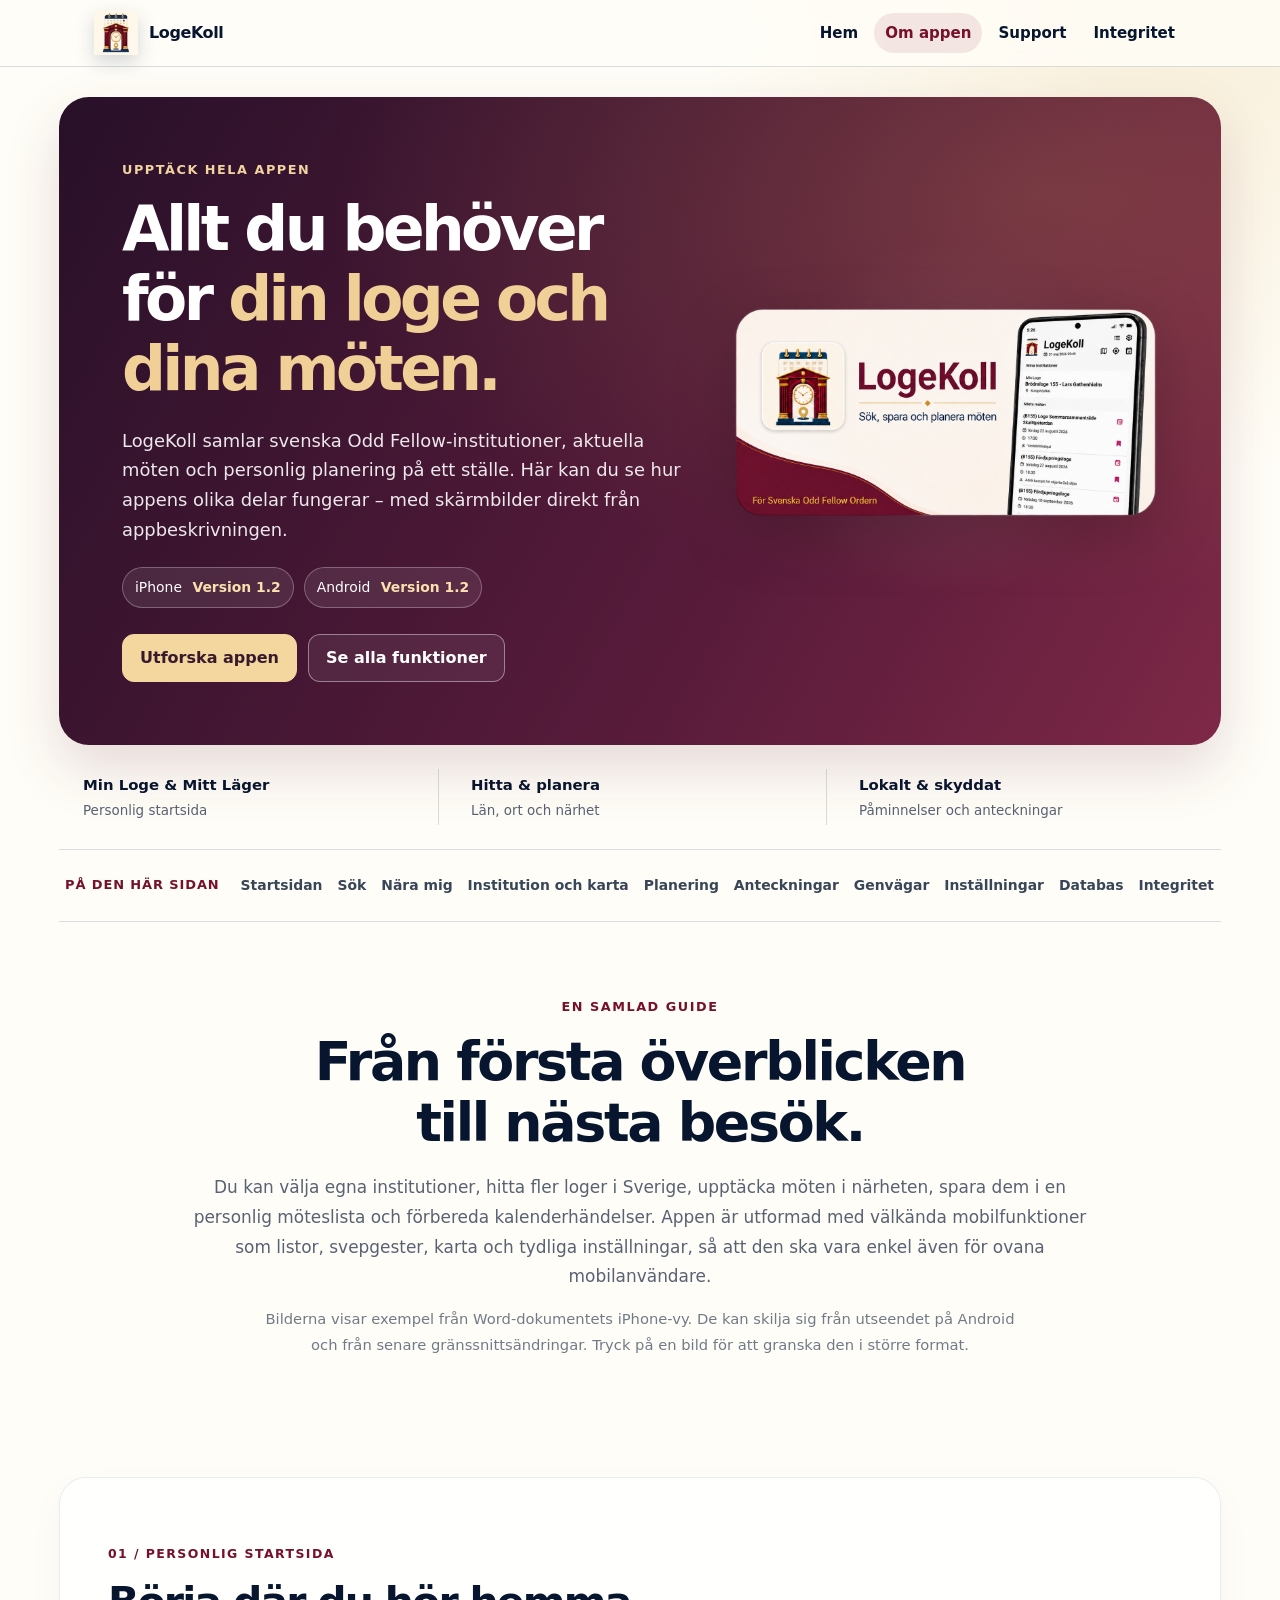
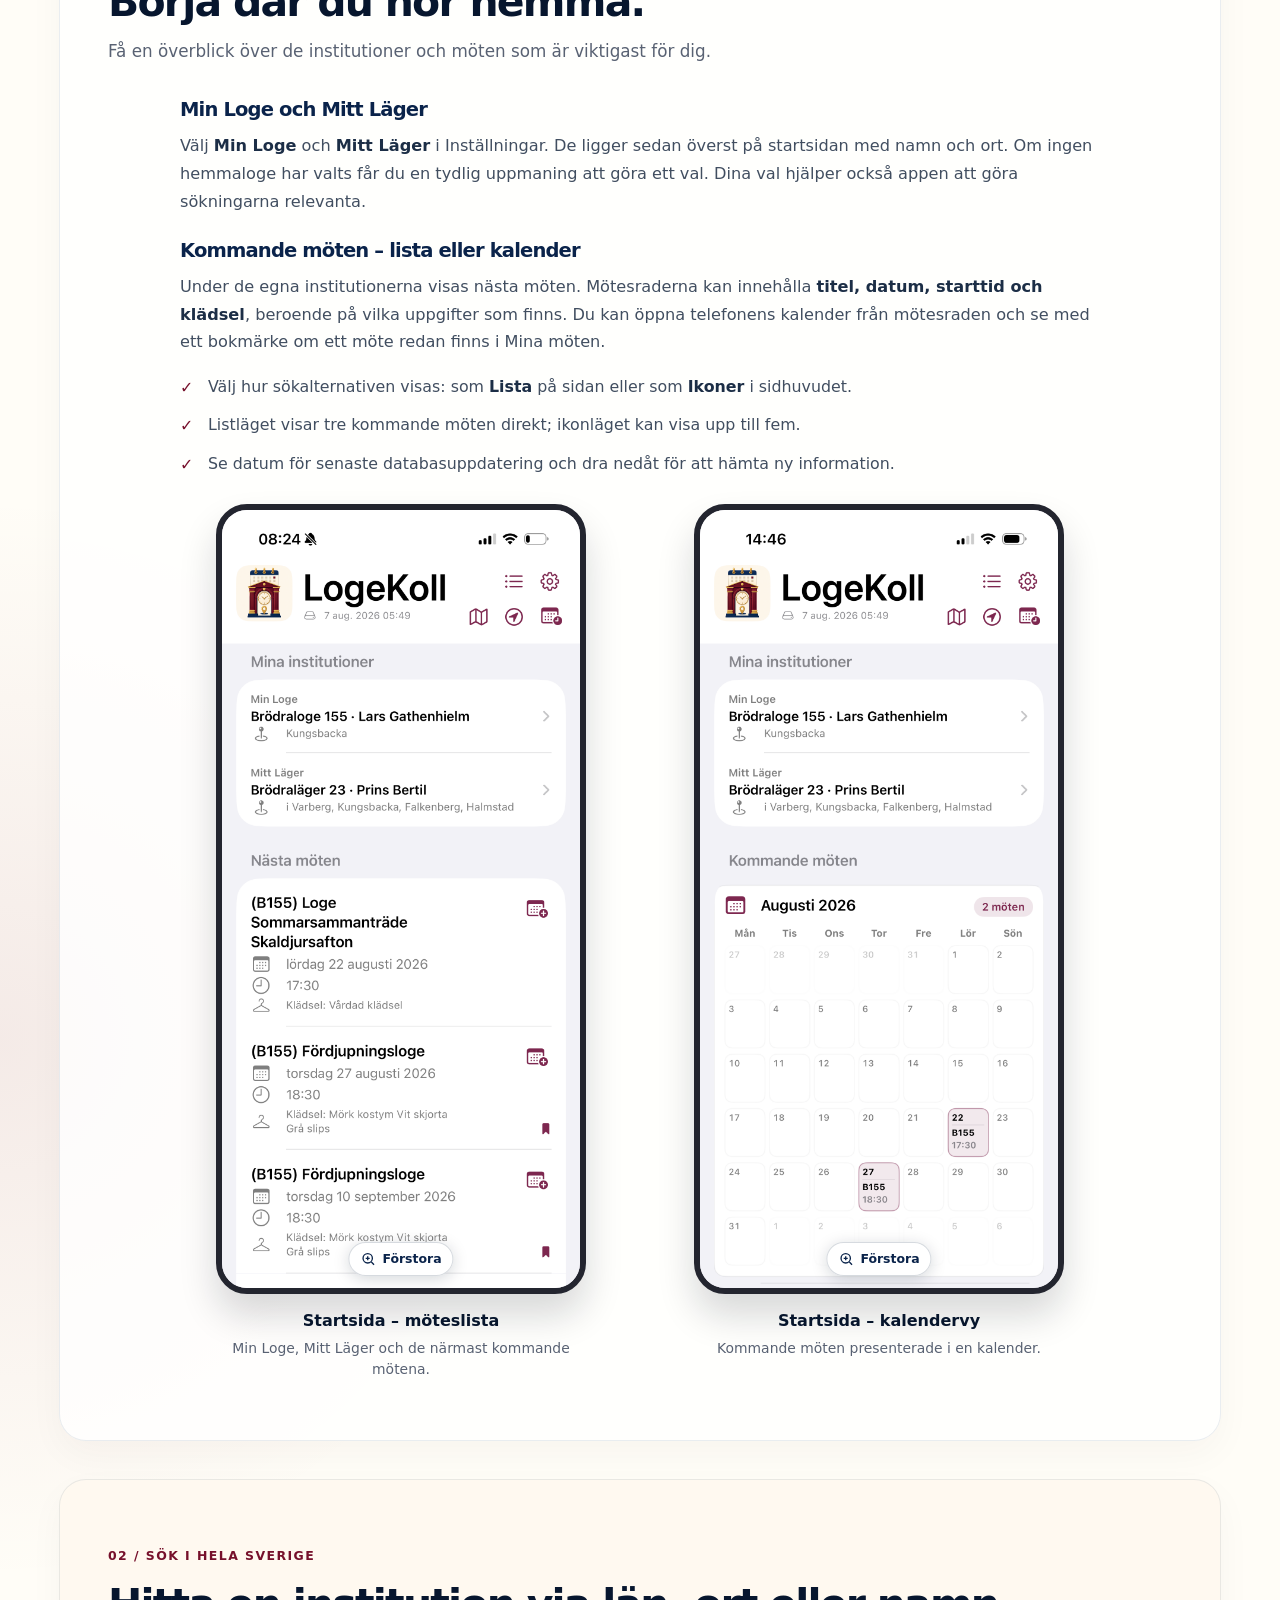
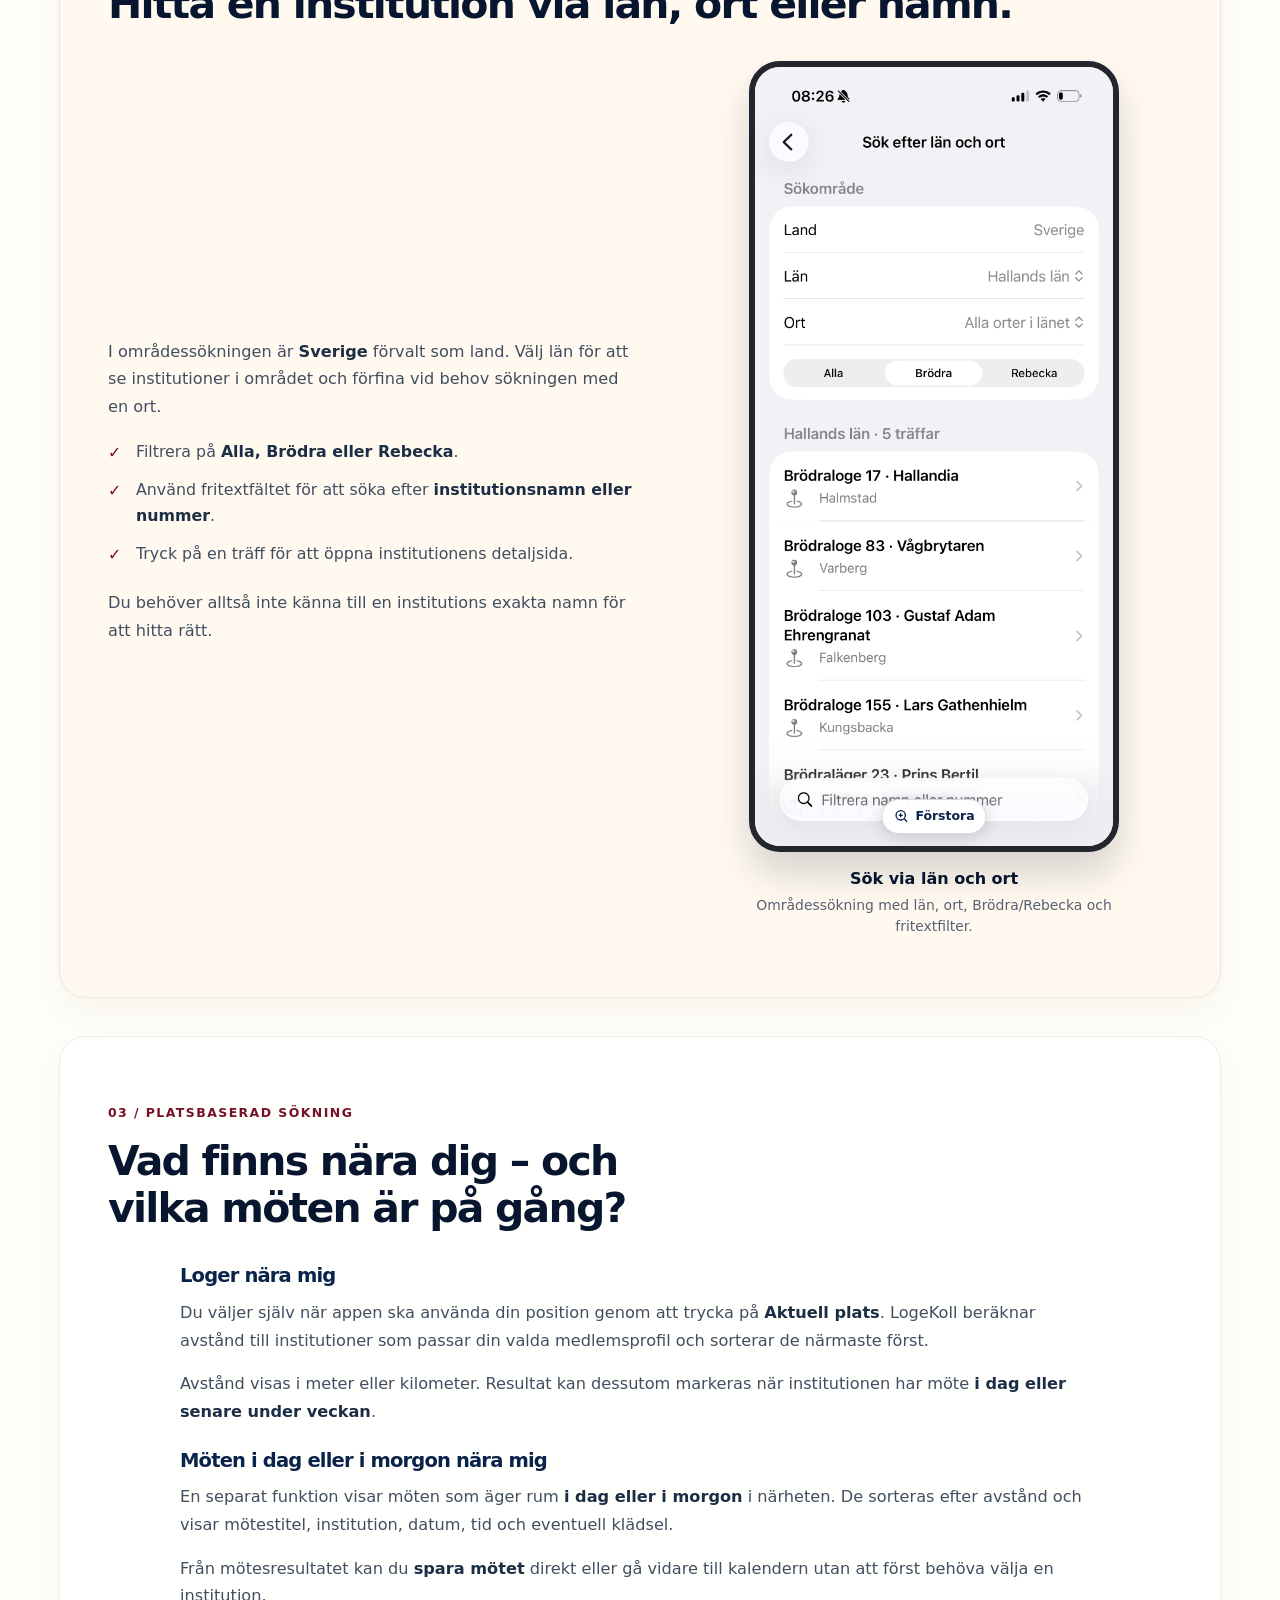
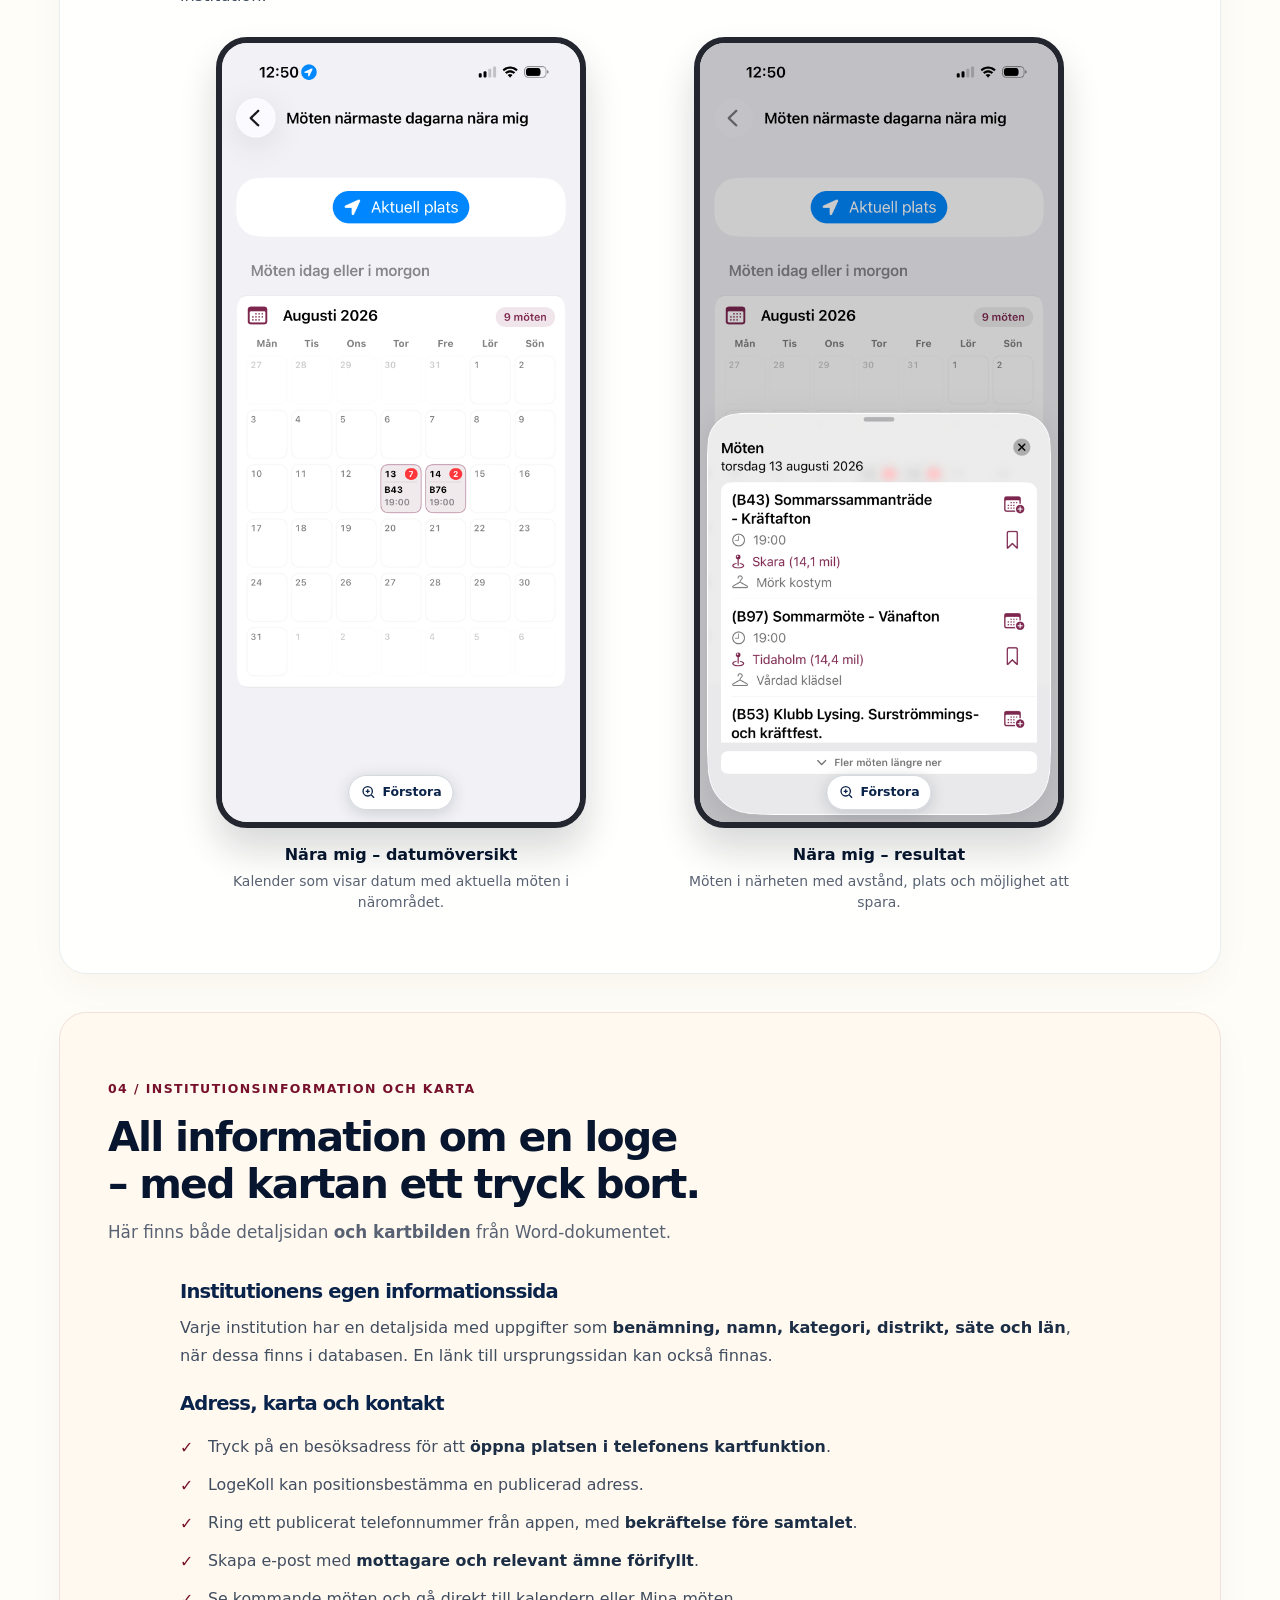
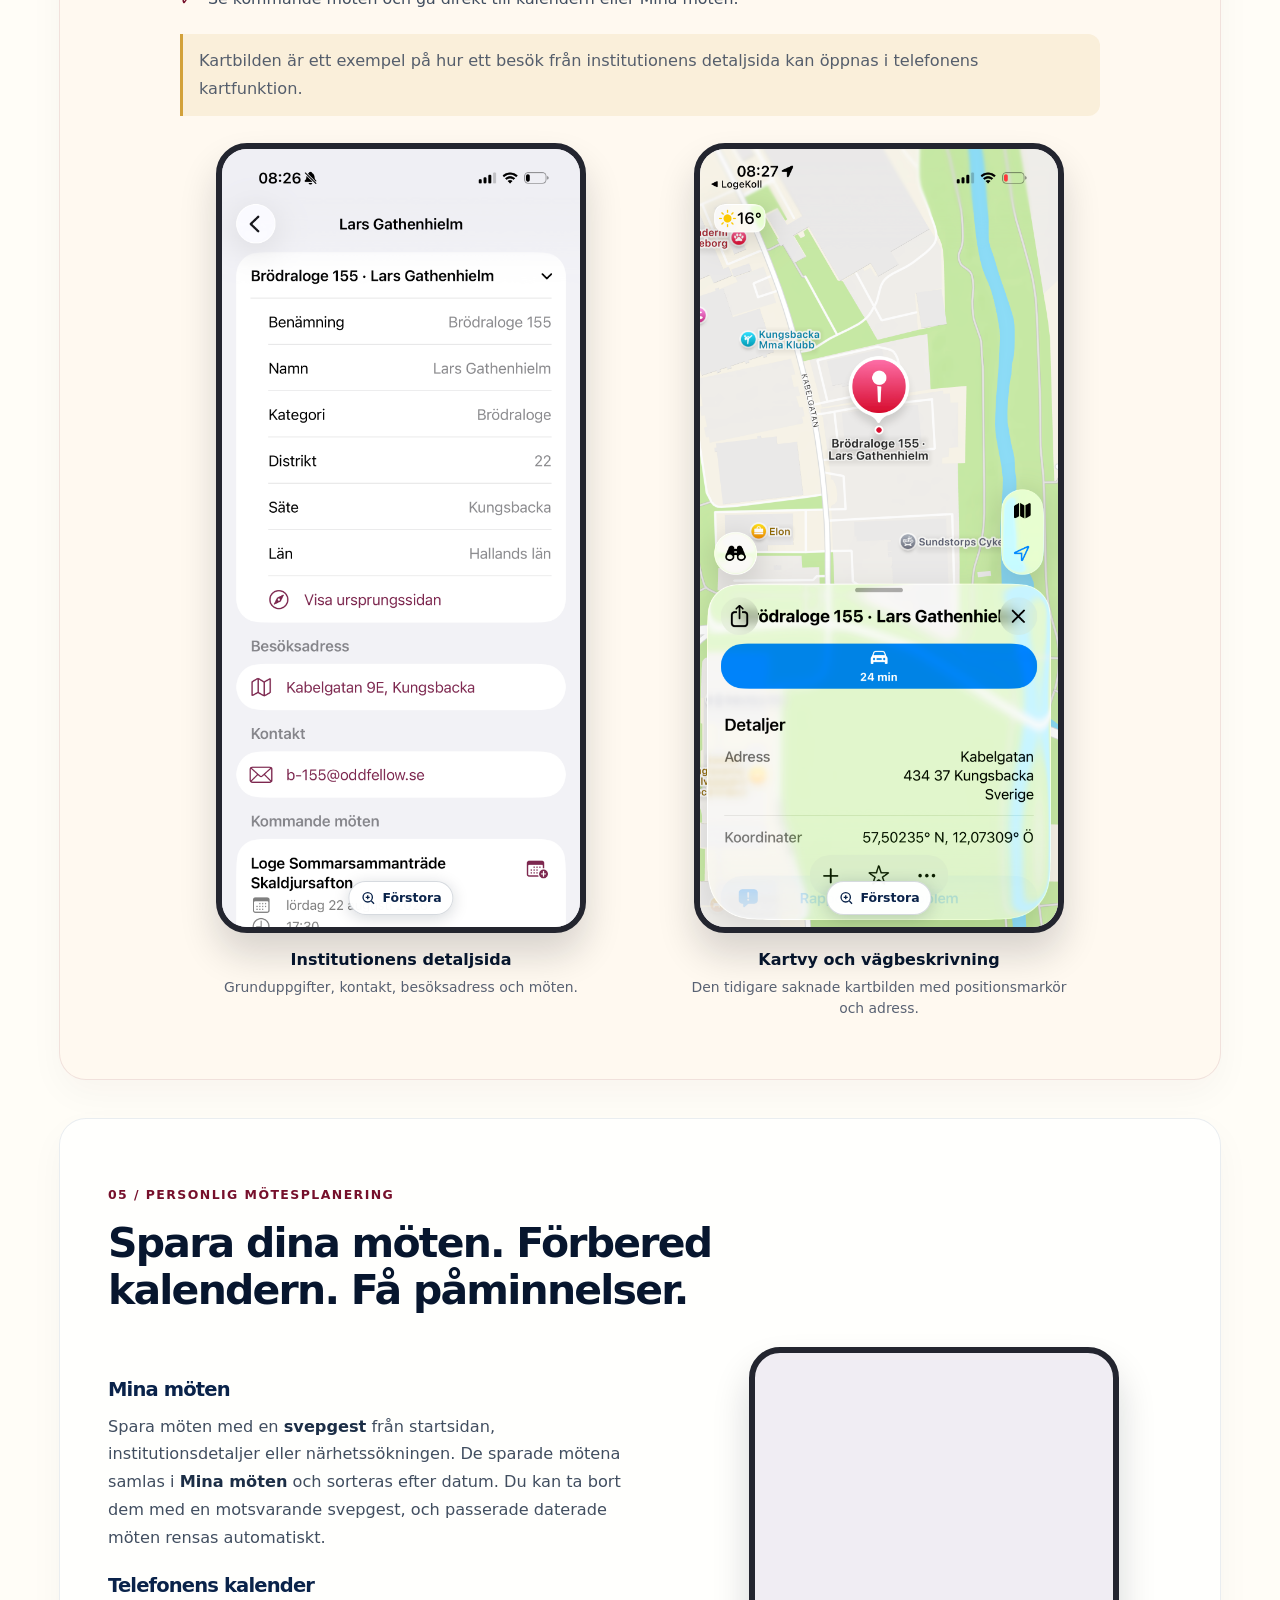
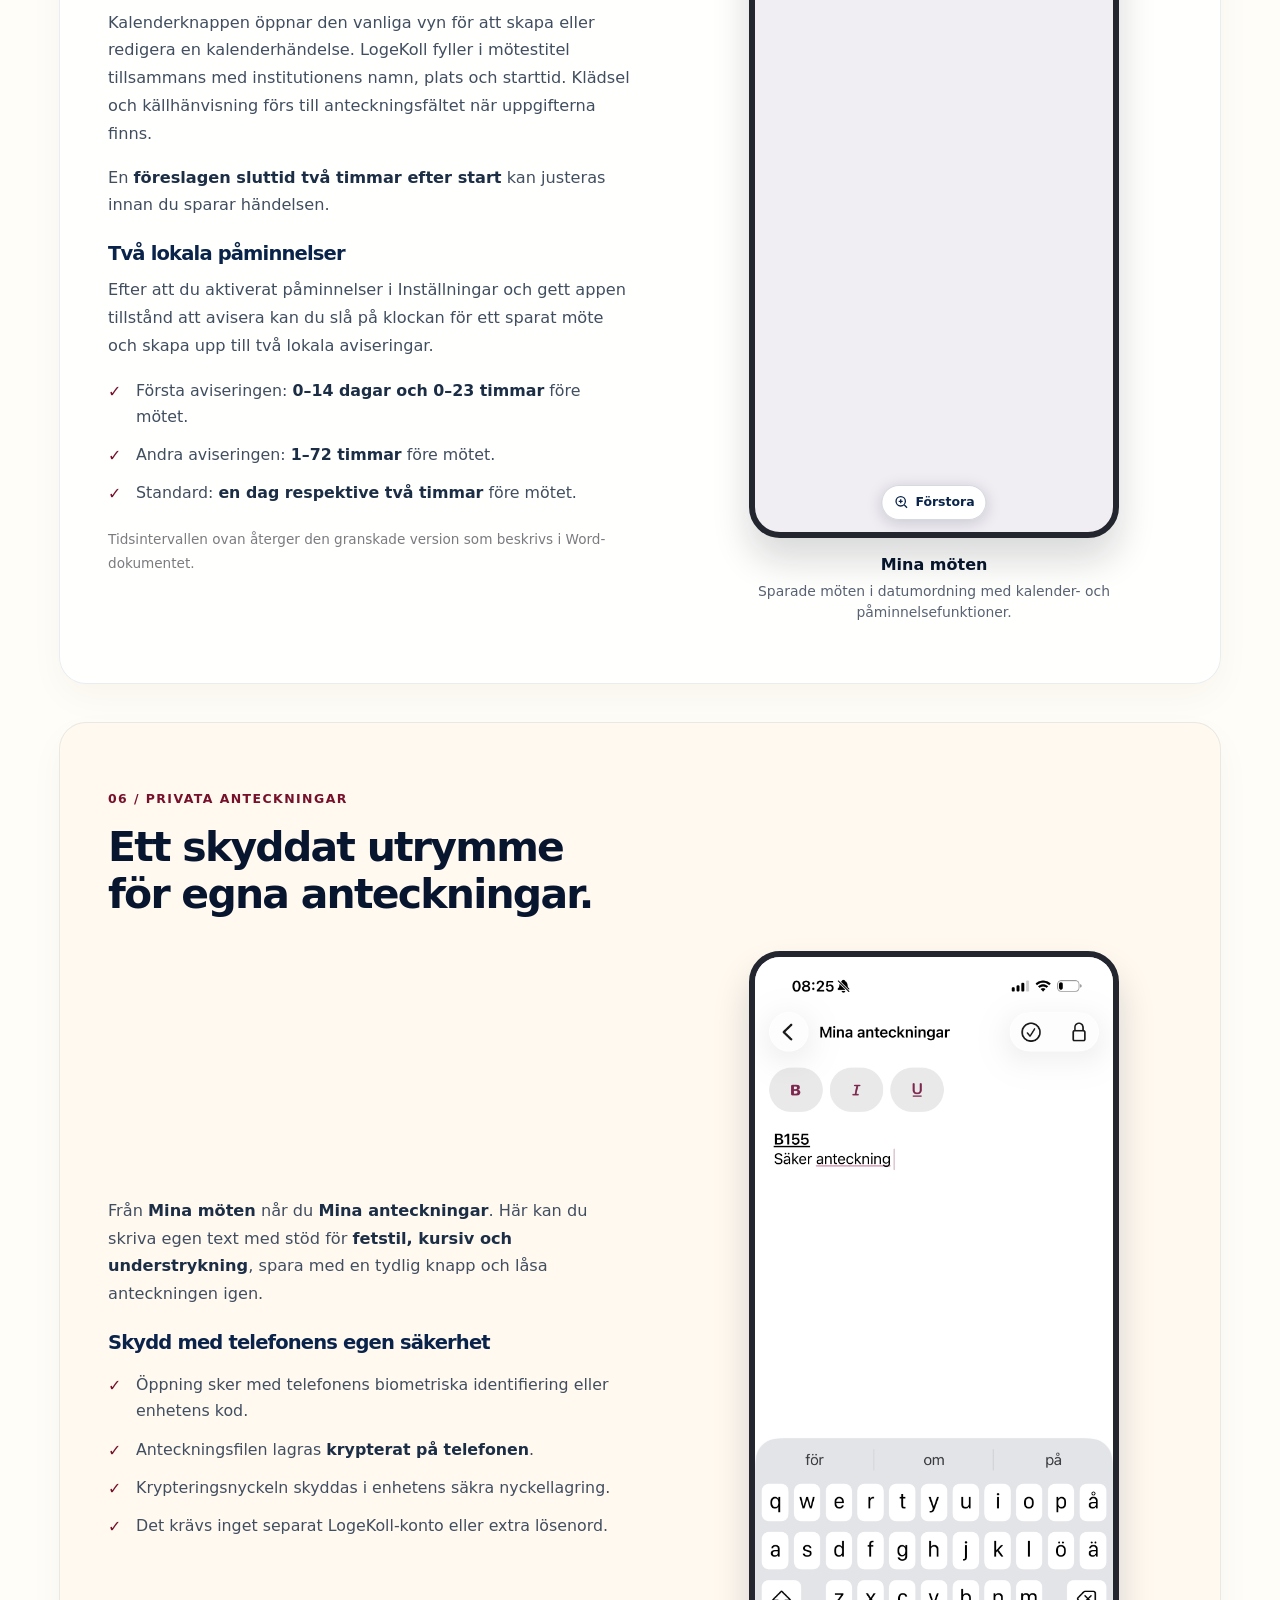
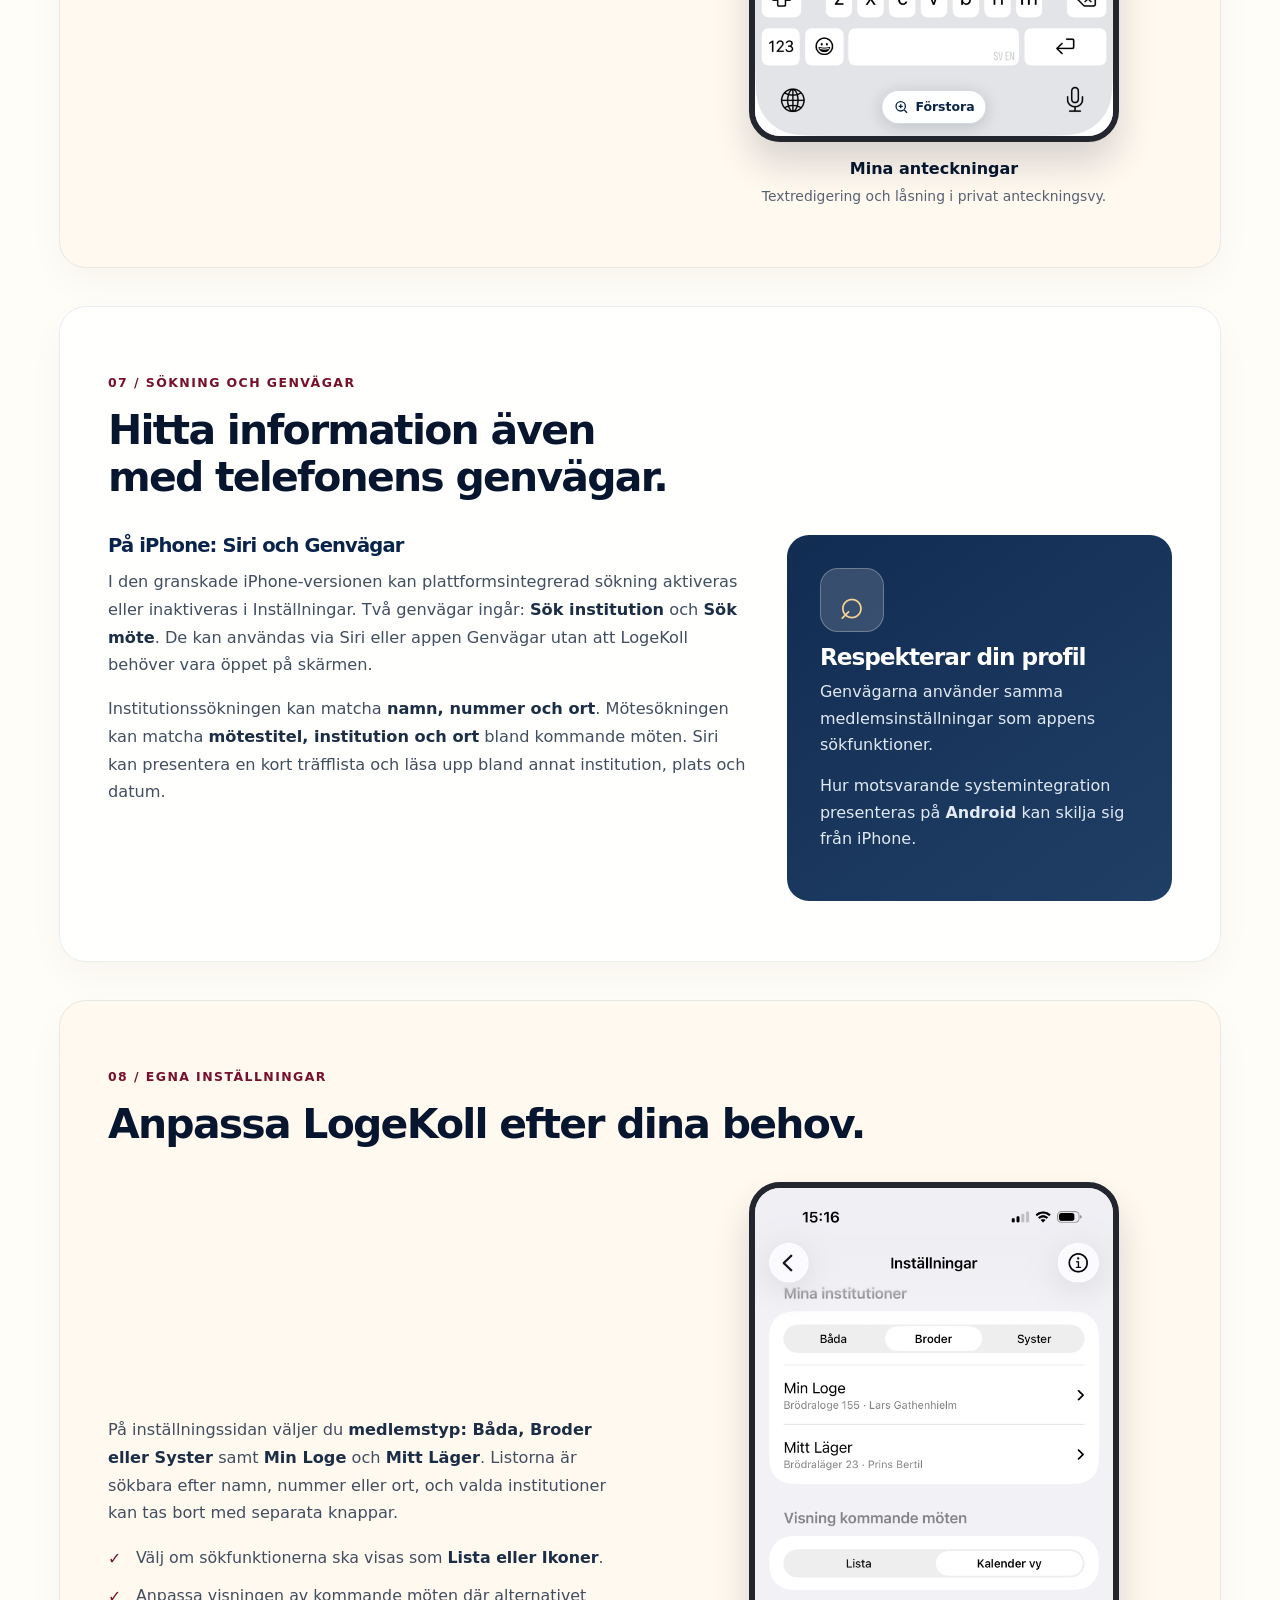
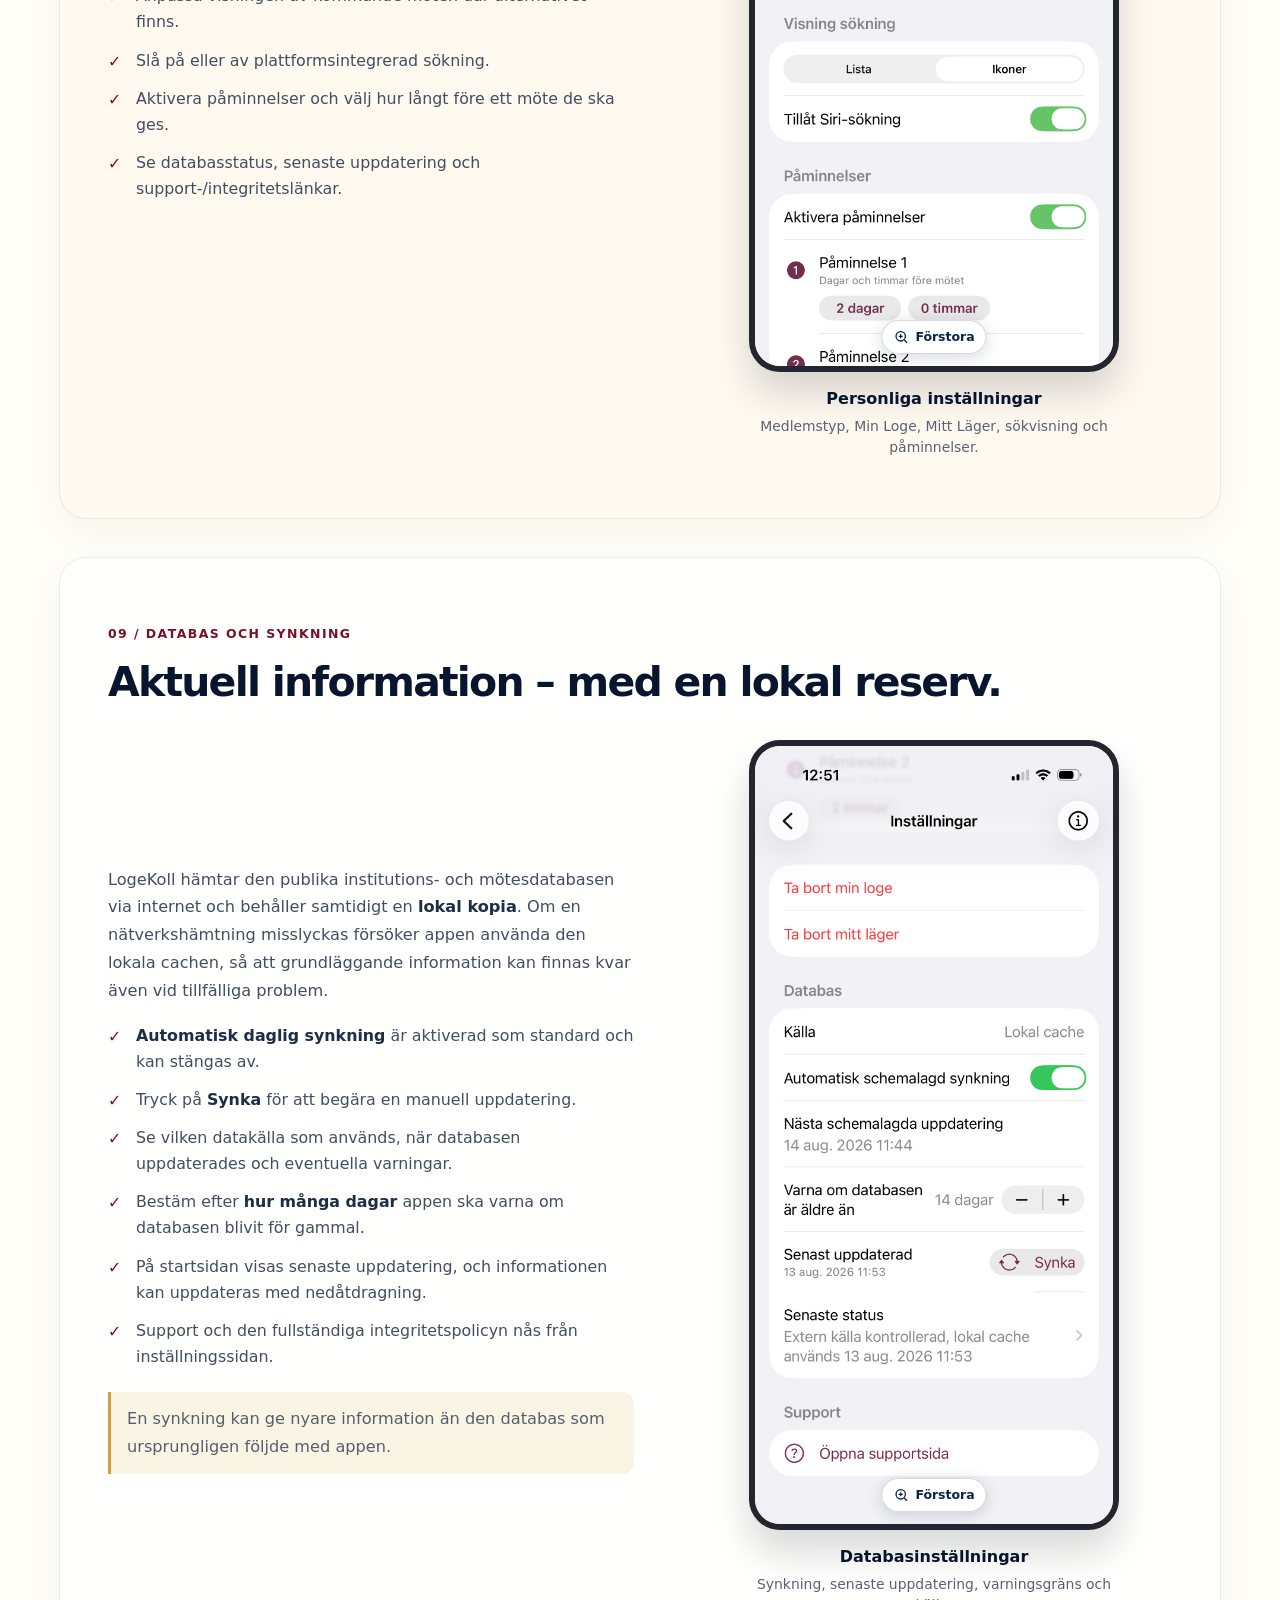
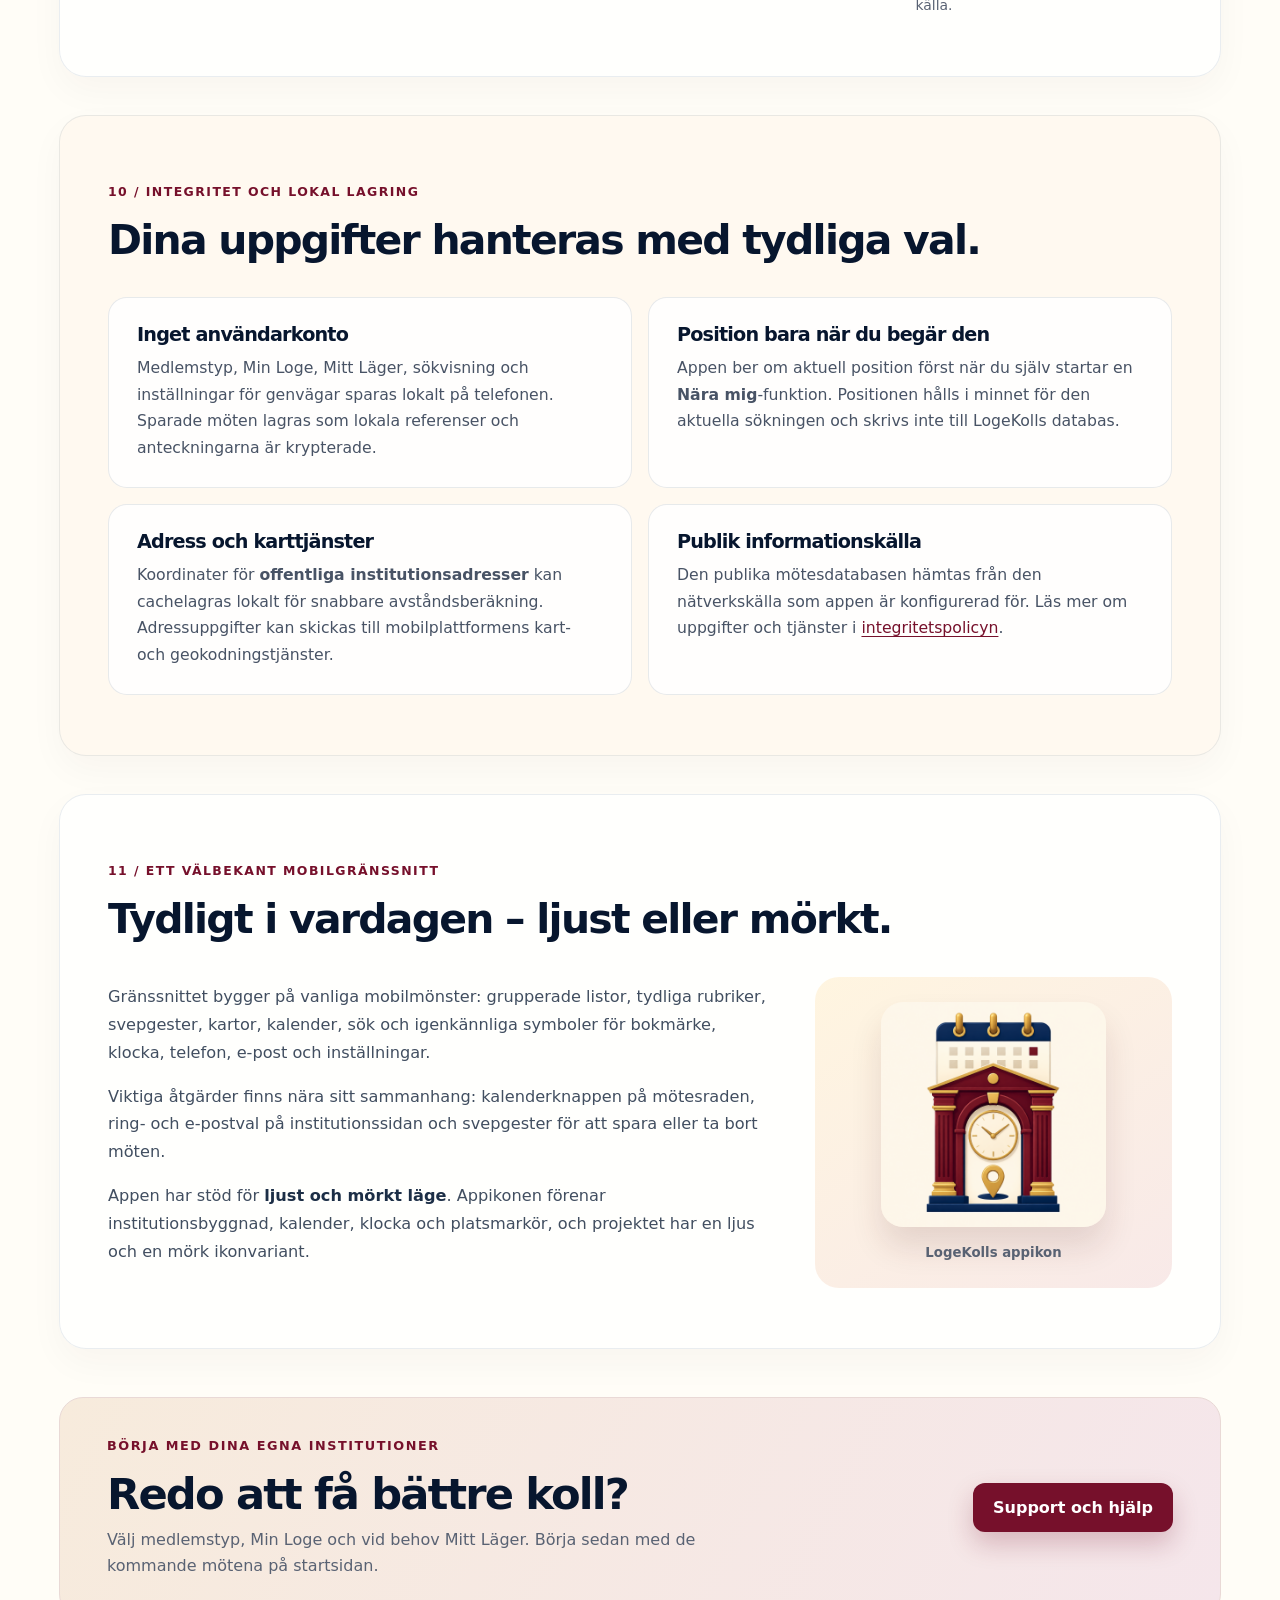
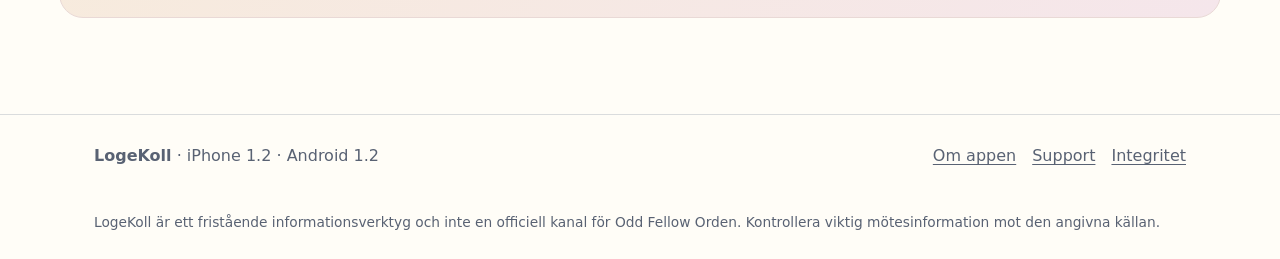
<file: docs/om-appen.html>
<!doctype html>
<html lang="sv">
<head>
<meta charset="utf-8"><meta name="viewport" content="width=device-width, initial-scale=1">
<meta name="theme-color" content="#fffdf7"><meta name="color-scheme" content="light">
<title>Om appen – alla funktioner i LogeKoll för iPhone och Android</title>
<meta name="description" content="Fullständig presentation av LogeKoll 1.2 för iPhone och Android, med tydliga skärmbilder av startsida, sökning, karta, möten, anteckningar, inställningar och databas.">
<meta property="og:type" content="website"><meta property="og:title" content="Om appen – LogeKoll 1.2"><meta property="og:description" content="Upptäck hela LogeKoll med skärmbilder, karta, mötesfunktioner och säkerhet."><meta property="og:image" content="assets/app-icon-light-1024.png">
<link rel="icon" type="image/png" sizes="32x32" href="assets/favicon-32.png"><link rel="icon" type="image/png" sizes="64x64" href="assets/favicon-64.png"><link rel="manifest" href="site.webmanifest">
<link rel="stylesheet" href="assets/styles.css"><link rel="stylesheet" href="assets/om-appen.css?v=6">
<script src="assets/i18n.js" defer></script><script src="assets/om-appen.js?v=6" defer></script>
</head>
<body>
<a class="skip-link" href="#innehall" data-i18n="common.skip">Hoppa till innehållet</a>
<header class="site-header"><nav class="nav" aria-label="Huvudnavigation">
<a class="brand" href="index.html"><img src="assets/favicon-64.png" alt="" width="44" height="44"><span>LogeKoll</span></a>
<div class="nav-links"><a href="index.html" data-i18n="common.home">Hem</a><a href="om-appen.html" aria-current="page" data-i18n="common.about">Om appen</a><a href="support.html" data-i18n="common.support">Support</a><a href="integritet.html" data-i18n="common.privacy">Integritet</a><span class="language-control" data-language-control hidden><label for="language-select" data-i18n="common.language">Språk</label><select id="language-select" data-language-select></select></span></div>
</nav></header>
<main id="innehall" class="guide-page">
<section class="guide-hero" aria-labelledby="page-title">
<div class="guide-hero-copy"><p class="guide-kicker">Upptäck hela appen</p><h1 id="page-title">Allt du behöver för <em>din loge och dina möten.</em></h1>
<p class="guide-hero-lead">LogeKoll samlar svenska Odd Fellow-institutioner, aktuella möten och personlig planering på ett ställe. Här kan du se hur appens olika delar fungerar – med skärmbilder direkt från appbeskrivningen.</p>
<div class="guide-version" aria-label="Appversioner"><span>iPhone <strong>Version 1.2</strong></span><span>Android <strong>Version 1.2</strong></span></div>
<div class="guide-hero-actions"><a href="#startsida" class="button guide-primary">Utforska appen</a><a href="#oversikt" class="button guide-secondary">Se alla funktioner</a></div></div>
<div class="guide-hero-art"><img src="assets/app-guide/logeKoll-banner.png" width="1254" height="1254" alt="LogeKoll med appikon och exempel på skärmen med kommande möten" loading="eager"></div>
</section>
<div class="guide-info-strip"><div><strong>Min Loge &amp; Mitt Läger</strong><span>Personlig startsida</span></div><div><strong>Hitta &amp; planera</strong><span>Län, ort och närhet</span></div><div><strong>Lokalt &amp; skyddat</strong><span>Påminnelser och anteckningar</span></div></div>
<nav class="guide-nav" aria-label="Hoppa till ett avsnitt"><span>På den här sidan</span>
<a href="#startsida">Startsidan</a><a href="#sok">Sök</a><a href="#nara">Nära mig</a><a href="#institution">Institution och karta</a><a href="#planering">Planering</a><a href="#anteckningar">Anteckningar</a><a href="#genvagar">Genvägar</a><a href="#installningar">Inställningar</a><a href="#databas">Databas</a><a href="#integritet">Integritet</a></nav>
<section class="guide-intro" id="oversikt"><p class="guide-kicker">En samlad guide</p><h2>Från första överblicken till nästa besök.</h2><p>Du kan välja egna institutioner, hitta fler loger i Sverige, upptäcka möten i närheten, spara dem i en personlig möteslista och förbereda kalenderhändelser. Appen är utformad med välkända mobilfunktioner som listor, svepgester, karta och tydliga inställningar, så att den ska vara enkel även för ovana mobilanvändare.</p><p class="guide-quiet">Bilderna visar exempel från Word-dokumentets iPhone-vy. De kan skilja sig från utseendet på Android och från senare gränssnittsändringar. Tryck på en bild för att granska den i större format.</p></section>


<section class="guide-section" id="startsida" aria-labelledby="start-title">
<div class="guide-section-heading"><span class="guide-number">01 / Personlig startsida</span><h2 id="start-title">Börja där du hör hemma.</h2><p>Få en överblick över de institutioner och möten som är viktigast för dig.</p></div>
<div class="guide-content-grid guide-two-images"><div class="guide-prose">
<h3>Min Loge och Mitt Läger</h3><p>Välj <strong>Min Loge</strong> och <strong>Mitt Läger</strong> i Inställningar. De ligger sedan överst på startsidan med namn och ort. Om ingen hemmaloge har valts får du en tydlig uppmaning att göra ett val. Dina val hjälper också appen att göra sökningarna relevanta.</p>
<h3>Kommande möten – lista eller kalender</h3><p>Under de egna institutionerna visas nästa möten. Mötesraderna kan innehålla <strong>titel, datum, starttid och klädsel</strong>, beroende på vilka uppgifter som finns. Du kan öppna telefonens kalender från mötesraden och se med ett bokmärke om ett möte redan finns i Mina möten.</p>
<ul class="guide-bullets"><li>Välj hur sökalternativen visas: som <strong>Lista</strong> på sidan eller som <strong>Ikoner</strong> i sidhuvudet.</li><li>Listläget visar tre kommande möten direkt; ikonläget kan visa upp till fem.</li><li>Se datum för senaste databasuppdatering och dra nedåt för att hämta ny information.</li></ul>
</div><div class="guide-media-grid guide-media-two"><figure class="guide-screen">
      <a class="guide-screen-link" href="assets/app-guide/startsida-lista.png" data-screen-title="Startsida – möteslista" aria-label="Förstora bilden: Startsida – möteslista" target="_blank" rel="noopener">
        <img src="assets/app-guide/startsida-lista.png" alt="Min Loge, Mitt Läger och de närmast kommande mötena." width="1206" height="2622" loading="lazy" decoding="async">
        <span class="guide-zoom-label" aria-hidden="true"><svg viewBox="0 0 24 24" fill="none" stroke="currentColor" stroke-width="2"><circle cx="11" cy="11" r="7"/><path d="m16.5 16.5 4 4M8 11h6M11 8v6"/></svg> Förstora</span>
      </a>
      <figcaption><strong>Startsida – möteslista</strong><span>Min Loge, Mitt Läger och de närmast kommande mötena.</span></figcaption>
    </figure><figure class="guide-screen">
      <a class="guide-screen-link" href="assets/app-guide/startsida-kalender.png" data-screen-title="Startsida – kalendervy" aria-label="Förstora bilden: Startsida – kalendervy" target="_blank" rel="noopener">
        <img src="assets/app-guide/startsida-kalender.png" alt="Kommande möten presenterade i en kalender." width="1206" height="2622" loading="lazy" decoding="async">
        <span class="guide-zoom-label" aria-hidden="true"><svg viewBox="0 0 24 24" fill="none" stroke="currentColor" stroke-width="2"><circle cx="11" cy="11" r="7"/><path d="m16.5 16.5 4 4M8 11h6M11 8v6"/></svg> Förstora</span>
      </a>
      <figcaption><strong>Startsida – kalendervy</strong><span>Kommande möten presenterade i en kalender.</span></figcaption>
    </figure></div></div>
</section>


<section class="guide-section" id="sok" aria-labelledby="sok-title">
<div class="guide-section-heading"><span class="guide-number">02 / Sök i hela Sverige</span><h2 id="sok-title">Hitta en institution via län, ort eller namn.</h2></div>
<div class="guide-content-grid"><div class="guide-prose">
<p>I områdessökningen är <strong>Sverige</strong> förvalt som land. Välj län för att se institutioner i området och förfina vid behov sökningen med en ort.</p>
<ul class="guide-bullets"><li>Filtrera på <strong>Alla, Brödra eller Rebecka</strong>.</li><li>Använd fritextfältet för att söka efter <strong>institutionsnamn eller nummer</strong>.</li><li>Tryck på en träff för att öppna institutionens detaljsida.</li></ul>
<p>Du behöver alltså inte känna till en institutions exakta namn för att hitta rätt.</p>
</div><div class="guide-media-grid"><figure class="guide-screen">
      <a class="guide-screen-link" href="assets/app-guide/sok-lan-ort.png" data-screen-title="Sök via län och ort" aria-label="Förstora bilden: Sök via län och ort" target="_blank" rel="noopener">
        <img src="assets/app-guide/sok-lan-ort.png" alt="Områdessökning med län, ort, Brödra/Rebecka och fritextfilter." width="1206" height="2622" loading="lazy" decoding="async">
        <span class="guide-zoom-label" aria-hidden="true"><svg viewBox="0 0 24 24" fill="none" stroke="currentColor" stroke-width="2"><circle cx="11" cy="11" r="7"/><path d="m16.5 16.5 4 4M8 11h6M11 8v6"/></svg> Förstora</span>
      </a>
      <figcaption><strong>Sök via län och ort</strong><span>Områdessökning med län, ort, Brödra/Rebecka och fritextfilter.</span></figcaption>
    </figure></div></div>
</section>


<section class="guide-section" id="nara" aria-labelledby="nara-title">
<div class="guide-section-heading"><span class="guide-number">03 / Platsbaserad sökning</span><h2 id="nara-title">Vad finns nära dig – och vilka möten är på gång?</h2></div>
<div class="guide-content-grid guide-two-images"><div class="guide-prose">
<h3>Loger nära mig</h3><p>Du väljer själv när appen ska använda din position genom att trycka på <strong>Aktuell plats</strong>. LogeKoll beräknar avstånd till institutioner som passar din valda medlemsprofil och sorterar de närmaste först.</p><p>Avstånd visas i meter eller kilometer. Resultat kan dessutom markeras när institutionen har möte <strong>i dag eller senare under veckan</strong>.</p>
<h3>Möten i dag eller i morgon nära mig</h3><p>En separat funktion visar möten som äger rum <strong>i dag eller i morgon</strong> i närheten. De sorteras efter avstånd och visar mötestitel, institution, datum, tid och eventuell klädsel.</p>
<p>Från mötesresultatet kan du <strong>spara mötet</strong> direkt eller gå vidare till kalendern utan att först behöva välja en institution.</p>
</div><div class="guide-media-grid guide-media-two"><figure class="guide-screen">
      <a class="guide-screen-link" href="assets/app-guide/moten-nara-kalender.png" data-screen-title="Nära mig – datumöversikt" aria-label="Förstora bilden: Nära mig – datumöversikt" target="_blank" rel="noopener">
        <img src="assets/app-guide/moten-nara-kalender.png" alt="Kalender som visar datum med aktuella möten i närområdet." width="1206" height="2622" loading="lazy" decoding="async">
        <span class="guide-zoom-label" aria-hidden="true"><svg viewBox="0 0 24 24" fill="none" stroke="currentColor" stroke-width="2"><circle cx="11" cy="11" r="7"/><path d="m16.5 16.5 4 4M8 11h6M11 8v6"/></svg> Förstora</span>
      </a>
      <figcaption><strong>Nära mig – datumöversikt</strong><span>Kalender som visar datum med aktuella möten i närområdet.</span></figcaption>
    </figure><figure class="guide-screen">
      <a class="guide-screen-link" href="assets/app-guide/moten-nara-resultat.png" data-screen-title="Nära mig – resultat" aria-label="Förstora bilden: Nära mig – resultat" target="_blank" rel="noopener">
        <img src="assets/app-guide/moten-nara-resultat.png" alt="Möten i närheten med avstånd, plats och möjlighet att spara." width="1206" height="2622" loading="lazy" decoding="async">
        <span class="guide-zoom-label" aria-hidden="true"><svg viewBox="0 0 24 24" fill="none" stroke="currentColor" stroke-width="2"><circle cx="11" cy="11" r="7"/><path d="m16.5 16.5 4 4M8 11h6M11 8v6"/></svg> Förstora</span>
      </a>
      <figcaption><strong>Nära mig – resultat</strong><span>Möten i närheten med avstånd, plats och möjlighet att spara.</span></figcaption>
    </figure></div></div>
</section>


<section class="guide-section guide-map-section" id="institution" aria-labelledby="institution-title">
<div class="guide-section-heading"><span class="guide-number">04 / Institutionsinformation och karta</span><h2 id="institution-title">All information om en loge – med kartan ett tryck bort.</h2><p>Här finns både detaljsidan <strong>och kartbilden</strong> från Word-dokumentet.</p></div>
<div class="guide-content-grid guide-two-images"><div class="guide-prose">
<h3>Institutionens egen informationssida</h3><p>Varje institution har en detaljsida med uppgifter som <strong>benämning, namn, kategori, distrikt, säte och län</strong>, när dessa finns i databasen. En länk till ursprungssidan kan också finnas.</p>
<h3>Adress, karta och kontakt</h3><ul class="guide-bullets"><li>Tryck på en besöksadress för att <strong>öppna platsen i telefonens kartfunktion</strong>.</li><li>LogeKoll kan positionsbestämma en publicerad adress.</li><li>Ring ett publicerat telefonnummer från appen, med <strong>bekräftelse före samtalet</strong>.</li><li>Skapa e-post med <strong>mottagare och relevant ämne förifyllt</strong>.</li><li>Se kommande möten och gå direkt till kalendern eller Mina möten.</li></ul>
<p class="guide-note">Kartbilden är ett exempel på hur ett besök från institutionens detaljsida kan öppnas i telefonens kartfunktion.</p>
</div><div class="guide-media-grid guide-media-two"><figure class="guide-screen">
      <a class="guide-screen-link" href="assets/app-guide/institutionsdetaljer.png" data-screen-title="Institutionens detaljsida" aria-label="Förstora bilden: Institutionens detaljsida" target="_blank" rel="noopener">
        <img src="assets/app-guide/institutionsdetaljer.png" alt="Grunduppgifter, kontakt, besöksadress och möten." width="1206" height="2622" loading="lazy" decoding="async">
        <span class="guide-zoom-label" aria-hidden="true"><svg viewBox="0 0 24 24" fill="none" stroke="currentColor" stroke-width="2"><circle cx="11" cy="11" r="7"/><path d="m16.5 16.5 4 4M8 11h6M11 8v6"/></svg> Förstora</span>
      </a>
      <figcaption><strong>Institutionens detaljsida</strong><span>Grunduppgifter, kontakt, besöksadress och möten.</span></figcaption>
    </figure><figure class="guide-screen">
      <a class="guide-screen-link" href="assets/app-guide/karta-besoksadress.png" data-screen-title="Kartvy och vägbeskrivning" aria-label="Förstora bilden: Kartvy och vägbeskrivning" target="_blank" rel="noopener">
        <img src="assets/app-guide/karta-besoksadress.png" alt="Den tidigare saknade kartbilden med positionsmarkör och adress." width="1206" height="2622" loading="lazy" decoding="async">
        <span class="guide-zoom-label" aria-hidden="true"><svg viewBox="0 0 24 24" fill="none" stroke="currentColor" stroke-width="2"><circle cx="11" cy="11" r="7"/><path d="m16.5 16.5 4 4M8 11h6M11 8v6"/></svg> Förstora</span>
      </a>
      <figcaption><strong>Kartvy och vägbeskrivning</strong><span>Den tidigare saknade kartbilden med positionsmarkör och adress.</span></figcaption>
    </figure></div></div>
</section>


<section class="guide-section" id="planering" aria-labelledby="plan-title">
<div class="guide-section-heading"><span class="guide-number">05 / Personlig mötesplanering</span><h2 id="plan-title">Spara dina möten. Förbered kalendern. Få påminnelser.</h2></div>
<div class="guide-content-grid"><div class="guide-prose">
<h3>Mina möten</h3><p>Spara möten med en <strong>svepgest</strong> från startsidan, institutionsdetaljer eller närhetssökningen. De sparade mötena samlas i <strong>Mina möten</strong> och sorteras efter datum. Du kan ta bort dem med en motsvarande svepgest, och passerade daterade möten rensas automatiskt.</p>
<h3>Telefonens kalender</h3><p>Kalenderknappen öppnar den vanliga vyn för att skapa eller redigera en kalenderhändelse. LogeKoll fyller i mötestitel tillsammans med institutionens namn, plats och starttid. Klädsel och källhänvisning förs till anteckningsfältet när uppgifterna finns.</p><p>En <strong>föreslagen sluttid två timmar efter start</strong> kan justeras innan du sparar händelsen.</p>
<h3>Två lokala påminnelser</h3><p>Efter att du aktiverat påminnelser i Inställningar och gett appen tillstånd att avisera kan du slå på klockan för ett sparat möte och skapa upp till två lokala aviseringar.</p>
<ul class="guide-bullets"><li>Första aviseringen: <strong>0–14 dagar och 0–23 timmar</strong> före mötet.</li><li>Andra aviseringen: <strong>1–72 timmar</strong> före mötet.</li><li>Standard: <strong>en dag respektive två timmar</strong> före mötet.</li></ul>
<p class="guide-muted">Tidsintervallen ovan återger den granskade version som beskrivs i Word-dokumentet.</p>
</div><div class="guide-media-grid"><figure class="guide-screen">
      <a class="guide-screen-link" href="assets/app-guide/mina-moten.png" data-screen-title="Mina möten" aria-label="Förstora bilden: Mina möten" target="_blank" rel="noopener">
        <img src="assets/app-guide/mina-moten.png" alt="Sparade möten i datumordning med kalender- och påminnelsefunktioner." width="1206" height="2622" loading="lazy" decoding="async">
        <span class="guide-zoom-label" aria-hidden="true"><svg viewBox="0 0 24 24" fill="none" stroke="currentColor" stroke-width="2"><circle cx="11" cy="11" r="7"/><path d="m16.5 16.5 4 4M8 11h6M11 8v6"/></svg> Förstora</span>
      </a>
      <figcaption><strong>Mina möten</strong><span>Sparade möten i datumordning med kalender- och påminnelsefunktioner.</span></figcaption>
    </figure></div></div>
</section>


<section class="guide-section" id="anteckningar" aria-labelledby="notes-title">
<div class="guide-section-heading"><span class="guide-number">06 / Privata anteckningar</span><h2 id="notes-title">Ett skyddat utrymme för egna anteckningar.</h2></div>
<div class="guide-content-grid"><div class="guide-prose">
<p>Från <strong>Mina möten</strong> når du <strong>Mina anteckningar</strong>. Här kan du skriva egen text med stöd för <strong>fetstil, kursiv och understrykning</strong>, spara med en tydlig knapp och låsa anteckningen igen.</p>
<h3>Skydd med telefonens egen säkerhet</h3><ul class="guide-bullets"><li>Öppning sker med telefonens biometriska identifiering eller enhetens kod.</li><li>Anteckningsfilen lagras <strong>krypterat på telefonen</strong>.</li><li>Krypteringsnyckeln skyddas i enhetens säkra nyckellagring.</li><li>Det krävs inget separat LogeKoll-konto eller extra lösenord.</li></ul>
</div><div class="guide-media-grid"><figure class="guide-screen">
      <a class="guide-screen-link" href="assets/app-guide/mina-anteckningar.png" data-screen-title="Mina anteckningar" aria-label="Förstora bilden: Mina anteckningar" target="_blank" rel="noopener">
        <img src="assets/app-guide/mina-anteckningar.png" alt="Textredigering och låsning i privat anteckningsvy." width="1206" height="2622" loading="lazy" decoding="async">
        <span class="guide-zoom-label" aria-hidden="true"><svg viewBox="0 0 24 24" fill="none" stroke="currentColor" stroke-width="2"><circle cx="11" cy="11" r="7"/><path d="m16.5 16.5 4 4M8 11h6M11 8v6"/></svg> Förstora</span>
      </a>
      <figcaption><strong>Mina anteckningar</strong><span>Textredigering och låsning i privat anteckningsvy.</span></figcaption>
    </figure></div></div>
</section>


<section class="guide-section guide-text-feature" id="genvagar" aria-labelledby="shortcuts-title">
<div class="guide-section-heading"><span class="guide-number">07 / Sökning och genvägar</span><h2 id="shortcuts-title">Hitta information även med telefonens genvägar.</h2></div>
<div class="guide-shortcut-grid"><div class="guide-prose"><h3>På iPhone: Siri och Genvägar</h3><p>I den granskade iPhone-versionen kan plattformsintegrerad sökning aktiveras eller inaktiveras i Inställningar. Två genvägar ingår: <strong>Sök institution</strong> och <strong>Sök möte</strong>. De kan användas via Siri eller appen Genvägar utan att LogeKoll behöver vara öppet på skärmen.</p><p>Institutionssökningen kan matcha <strong>namn, nummer och ort</strong>. Mötesökningen kan matcha <strong>mötestitel, institution och ort</strong> bland kommande möten. Siri kan presentera en kort träfflista och läsa upp bland annat institution, plats och datum.</p></div><div class="guide-shortcut-aside"><span class="guide-shortcut-icon" aria-hidden="true">⌕</span><h3>Respekterar din profil</h3><p>Genvägarna använder samma medlemsinställningar som appens sökfunktioner.</p><p>Hur motsvarande systemintegration presenteras på <strong>Android</strong> kan skilja sig från iPhone.</p></div></div>
</section>


<section class="guide-section" id="installningar" aria-labelledby="settings-title">
<div class="guide-section-heading"><span class="guide-number">08 / Egna inställningar</span><h2 id="settings-title">Anpassa LogeKoll efter dina behov.</h2></div>
<div class="guide-content-grid"><div class="guide-prose">
<p>På inställningssidan väljer du <strong>medlemstyp: Båda, Broder eller Syster</strong> samt <strong>Min Loge</strong> och <strong>Mitt Läger</strong>. Listorna är sökbara efter namn, nummer eller ort, och valda institutioner kan tas bort med separata knappar.</p>
<ul class="guide-bullets"><li>Välj om sökfunktionerna ska visas som <strong>Lista eller Ikoner</strong>.</li><li>Anpassa visningen av kommande möten där alternativet finns.</li><li>Slå på eller av plattformsintegrerad sökning.</li><li>Aktivera påminnelser och välj hur långt före ett möte de ska ges.</li><li>Se databasstatus, senaste uppdatering och support-/integritetslänkar.</li></ul>
</div><div class="guide-media-grid"><figure class="guide-screen">
      <a class="guide-screen-link" href="assets/app-guide/installningar-personligt.png" data-screen-title="Personliga inställningar" aria-label="Förstora bilden: Personliga inställningar" target="_blank" rel="noopener">
        <img src="assets/app-guide/installningar-personligt.png" alt="Medlemstyp, Min Loge, Mitt Läger, sökvisning och påminnelser." width="1206" height="2622" loading="lazy" decoding="async">
        <span class="guide-zoom-label" aria-hidden="true"><svg viewBox="0 0 24 24" fill="none" stroke="currentColor" stroke-width="2"><circle cx="11" cy="11" r="7"/><path d="m16.5 16.5 4 4M8 11h6M11 8v6"/></svg> Förstora</span>
      </a>
      <figcaption><strong>Personliga inställningar</strong><span>Medlemstyp, Min Loge, Mitt Läger, sökvisning och påminnelser.</span></figcaption>
    </figure></div></div>
</section>


<section class="guide-section" id="databas" aria-labelledby="database-title">
<div class="guide-section-heading"><span class="guide-number">09 / Databas och synkning</span><h2 id="database-title">Aktuell information – med en lokal reserv.</h2></div>
<div class="guide-content-grid"><div class="guide-prose">
<p>LogeKoll hämtar den publika institutions- och mötesdatabasen via internet och behåller samtidigt en <strong>lokal kopia</strong>. Om en nätverkshämtning misslyckas försöker appen använda den lokala cachen, så att grundläggande information kan finnas kvar även vid tillfälliga problem.</p>
<ul class="guide-bullets"><li><strong>Automatisk daglig synkning</strong> är aktiverad som standard och kan stängas av.</li><li>Tryck på <strong>Synka</strong> för att begära en manuell uppdatering.</li><li>Se vilken datakälla som används, när databasen uppdaterades och eventuella varningar.</li><li>Bestäm efter <strong>hur många dagar</strong> appen ska varna om databasen blivit för gammal.</li><li>På startsidan visas senaste uppdatering, och informationen kan uppdateras med nedåtdragning.</li><li>Support och den fullständiga integritetspolicyn nås från inställningssidan.</li></ul>
<p class="guide-note">En synkning kan ge nyare information än den databas som ursprungligen följde med appen.</p>
</div><div class="guide-media-grid"><figure class="guide-screen">
      <a class="guide-screen-link" href="assets/app-guide/installningar-databas.png" data-screen-title="Databasinställningar" aria-label="Förstora bilden: Databasinställningar" target="_blank" rel="noopener">
        <img src="assets/app-guide/installningar-databas.png" alt="Synkning, senaste uppdatering, varningsgräns och källa." width="1206" height="2622" loading="lazy" decoding="async">
        <span class="guide-zoom-label" aria-hidden="true"><svg viewBox="0 0 24 24" fill="none" stroke="currentColor" stroke-width="2"><circle cx="11" cy="11" r="7"/><path d="m16.5 16.5 4 4M8 11h6M11 8v6"/></svg> Förstora</span>
      </a>
      <figcaption><strong>Databasinställningar</strong><span>Synkning, senaste uppdatering, varningsgräns och källa.</span></figcaption>
    </figure></div></div>
</section>


<section class="guide-section guide-privacy-section" id="integritet" aria-labelledby="privacy-title">
<div class="guide-section-heading"><span class="guide-number">10 / Integritet och lokal lagring</span><h2 id="privacy-title">Dina uppgifter hanteras med tydliga val.</h2></div>
<div class="guide-privacy-grid">
<div class="guide-privacy-tile"><h3>Inget användarkonto</h3><p>Medlemstyp, Min Loge, Mitt Läger, sökvisning och inställningar för genvägar sparas lokalt på telefonen. Sparade möten lagras som lokala referenser och anteckningarna är krypterade.</p></div>
<div class="guide-privacy-tile"><h3>Position bara när du begär den</h3><p>Appen ber om aktuell position först när du själv startar en <strong>Nära mig</strong>-funktion. Positionen hålls i minnet för den aktuella sökningen och skrivs inte till LogeKolls databas.</p></div>
<div class="guide-privacy-tile"><h3>Adress och karttjänster</h3><p>Koordinater för <strong>offentliga institutionsadresser</strong> kan cachelagras lokalt för snabbare avståndsberäkning. Adressuppgifter kan skickas till mobilplattformens kart- och geokodningstjänster.</p></div>
<div class="guide-privacy-tile"><h3>Publik informationskälla</h3><p>Den publika mötesdatabasen hämtas från den nätverkskälla som appen är konfigurerad för. Läs mer om uppgifter och tjänster i <a href="integritet.html">integritetspolicyn</a>.</p></div>
</div></section>


<section class="guide-section guide-ui-section" id="utseende" aria-labelledby="ui-title">
<div class="guide-section-heading"><span class="guide-number">11 / Ett välbekant mobilgränssnitt</span><h2 id="ui-title">Tydligt i vardagen – ljust eller mörkt.</h2></div>
<div class="guide-ui-layout"><div class="guide-prose"><p>Gränssnittet bygger på vanliga mobilmönster: grupperade listor, tydliga rubriker, svepgester, kartor, kalender, sök och igenkännliga symboler för bokmärke, klocka, telefon, e-post och inställningar.</p><p>Viktiga åtgärder finns nära sitt sammanhang: kalenderknappen på mötesraden, ring- och e-postval på institutionssidan och svepgester för att spara eller ta bort möten.</p><p>Appen har stöd för <strong>ljust och mörkt läge</strong>. Appikonen förenar institutionsbyggnad, kalender, klocka och platsmarkör, och projektet har en ljus och en mörk ikonvariant.</p></div><div class="guide-icon-illustration"><img src="assets/app-guide/appikon.png" alt="LogeKolls appikon med institution, kalender, klocka och platsmarkör" width="1024" height="1024" loading="lazy"><span>LogeKolls appikon</span></div></div></section>


<section class="guide-end" aria-labelledby="end-title"><div><p class="guide-kicker">Börja med dina egna institutioner</p><h2 id="end-title">Redo att få bättre koll?</h2><p>Välj medlemstyp, Min Loge och vid behov Mitt Läger. Börja sedan med de kommande mötena på startsidan.</p></div><a href="support.html" class="button primary">Support och hjälp</a></section>
</main>
<dialog class="guide-viewer" id="guide-viewer" aria-label="Förstorad skärmbild"><div class="viewer-toolbar"><strong id="viewer-title">Skärmbild</strong><div class="viewer-actions"><button type="button" id="viewer-zoom" aria-pressed="false">Visa 100 %</button><a href="#" id="viewer-original" target="_blank" rel="noopener">Öppna original</a><button type="button" id="viewer-close" class="viewer-close">Stäng ✕</button></div></div><div class="viewer-scroll"><img id="viewer-image" alt=""></div></dialog>
<footer><div class="footer-inner"><div><strong>LogeKoll</strong> · <span data-i18n="common.version">iPhone 1.2 · Android 1.2</span></div><div class="footer-links"><a href="om-appen.html" data-i18n="common.about">Om appen</a><a href="support.html" data-i18n="common.support">Support</a><a href="integritet.html" data-i18n="common.privacy">Integritet</a></div></div><p class="disclaimer" data-i18n="common.disclaimer">LogeKoll är ett fristående informationsverktyg och inte en officiell kanal för Odd Fellow Orden. Kontrollera viktig mötesinformation mot den angivna källan.</p></footer>

  <!-- Cloudflare Web Analytics --><script type='module' src='https://static.cloudflareinsights.com/beacon.min.js' data-cf-beacon='{"token": "ca4185335f934362b3831145901f252b"}'></script><!-- End Cloudflare Web Analytics -->
</body></html>
</file>
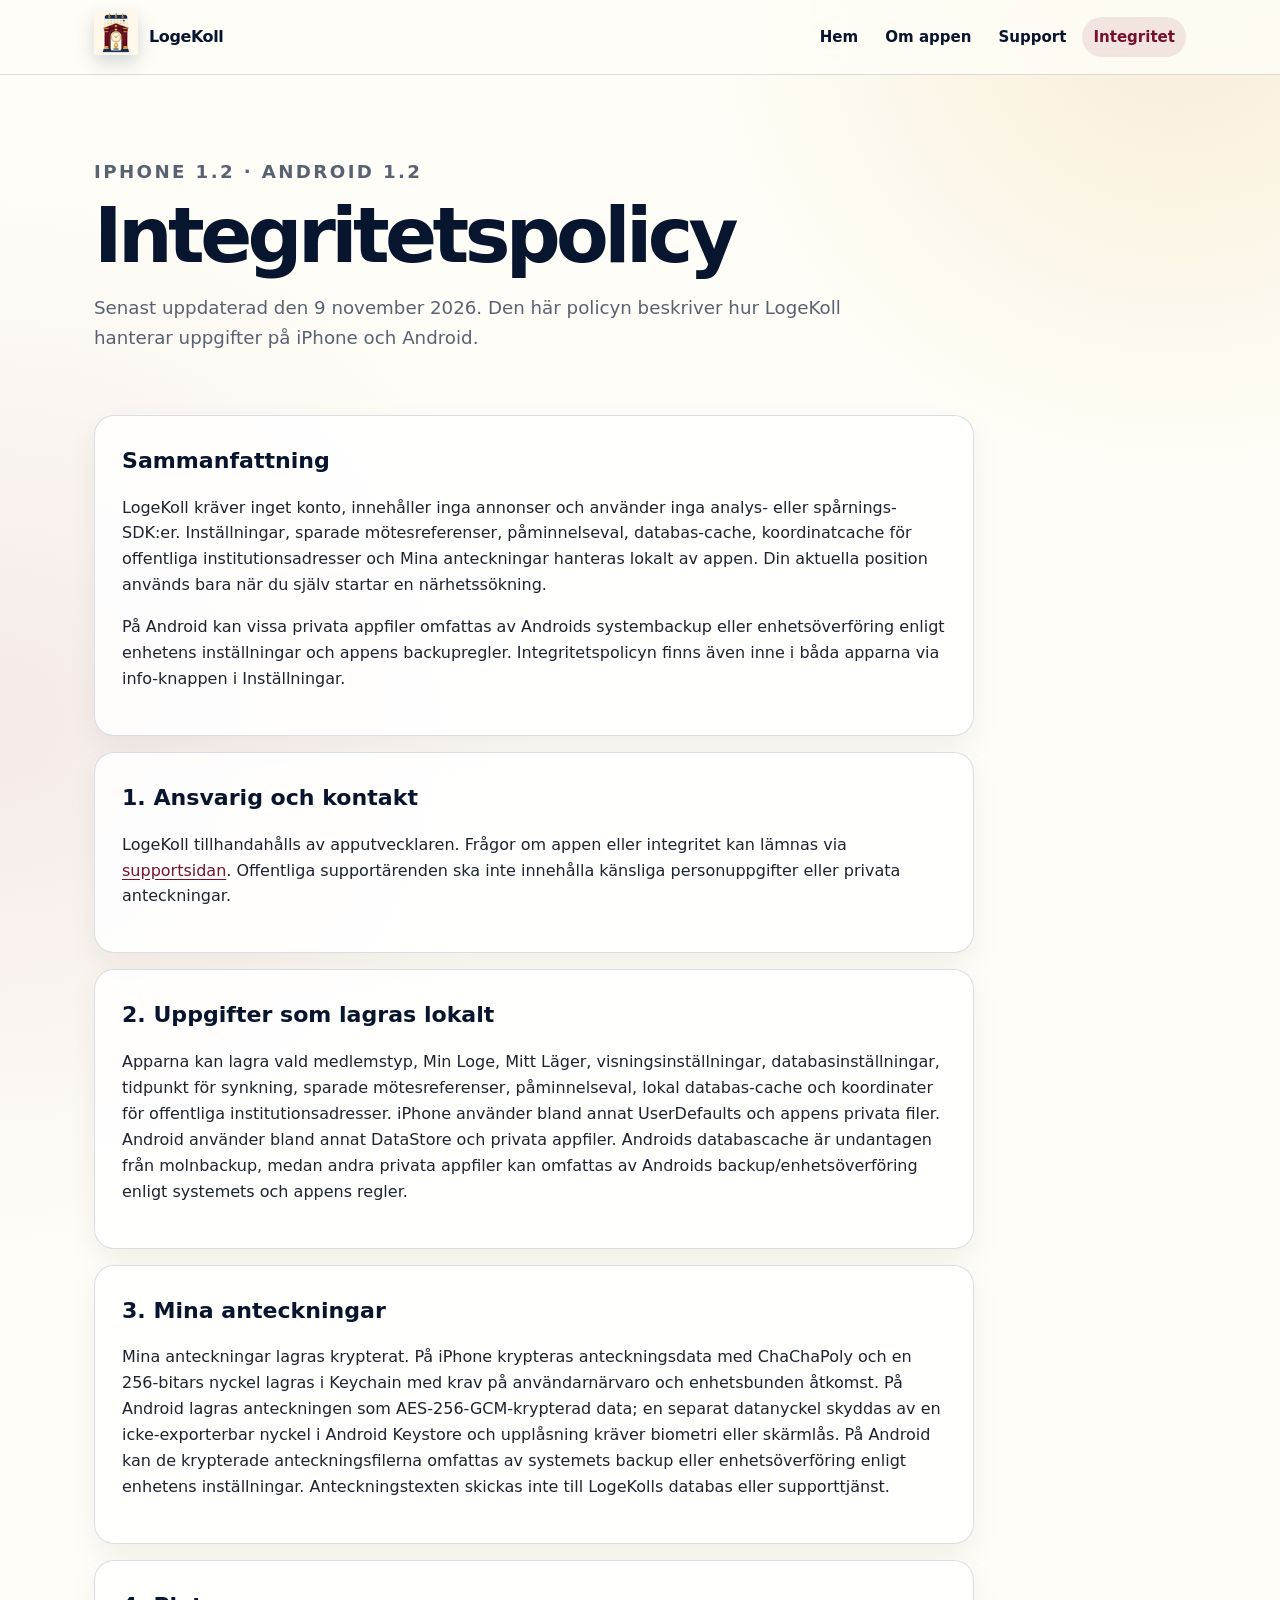
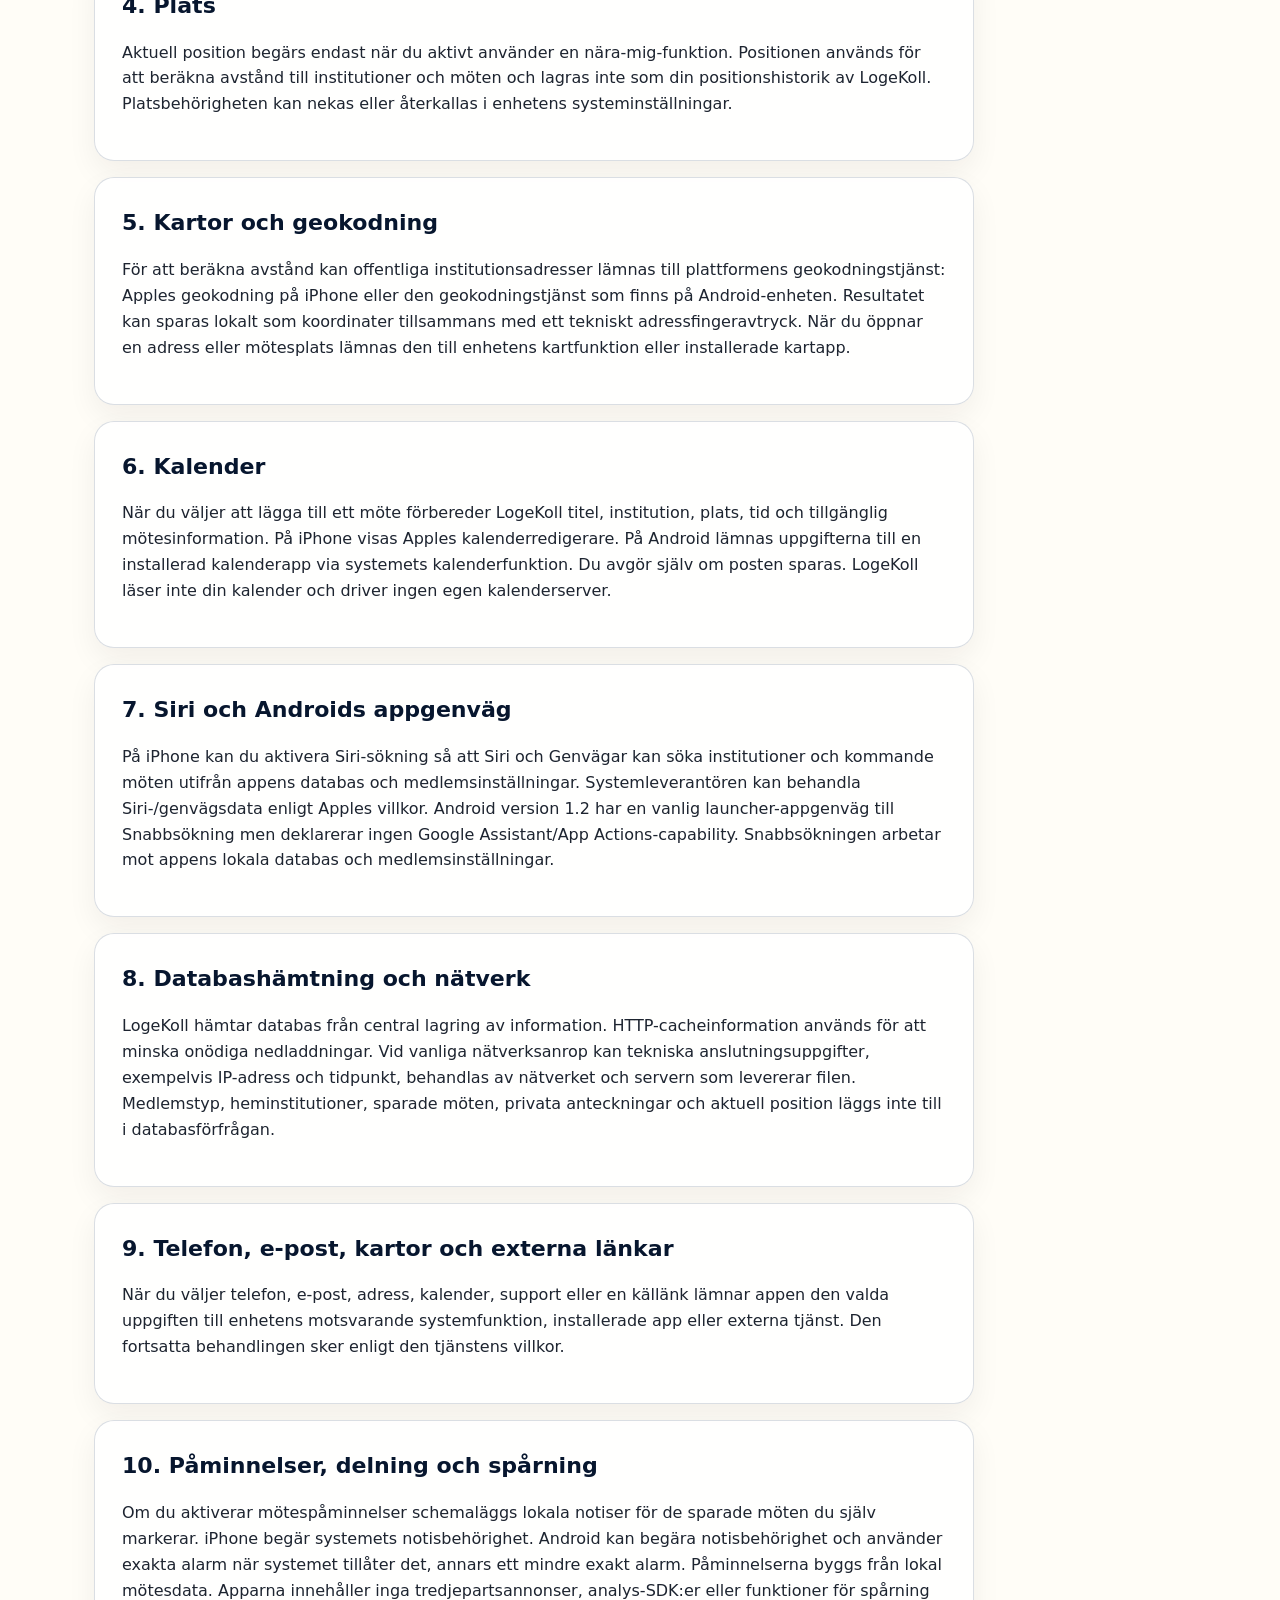
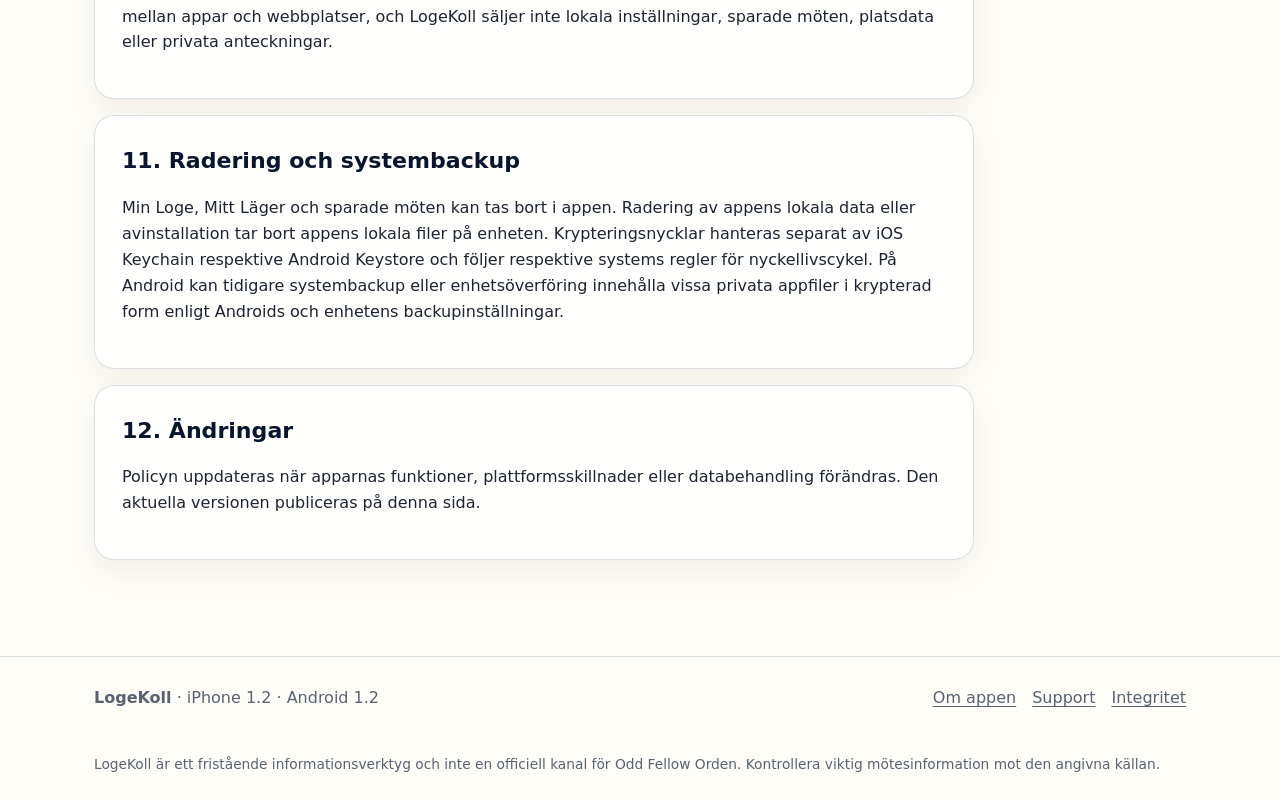
<file: docs/privacy.html>
<!doctype html><html lang="sv"><head><meta charset="utf-8"><meta name="viewport" content="width=device-width,initial-scale=1"><meta name="color-scheme" content="light"><meta name="theme-color" content="#fffdf7"><meta http-equiv="refresh" content="0; url=integritet.html"><link rel="canonical" href="integritet.html"><title>LogeKolls integritetspolicy</title></head><body><p>Du skickas vidare till <a href="integritet.html">LogeKolls integritetspolicy</a>.</p></body></html>
</file>
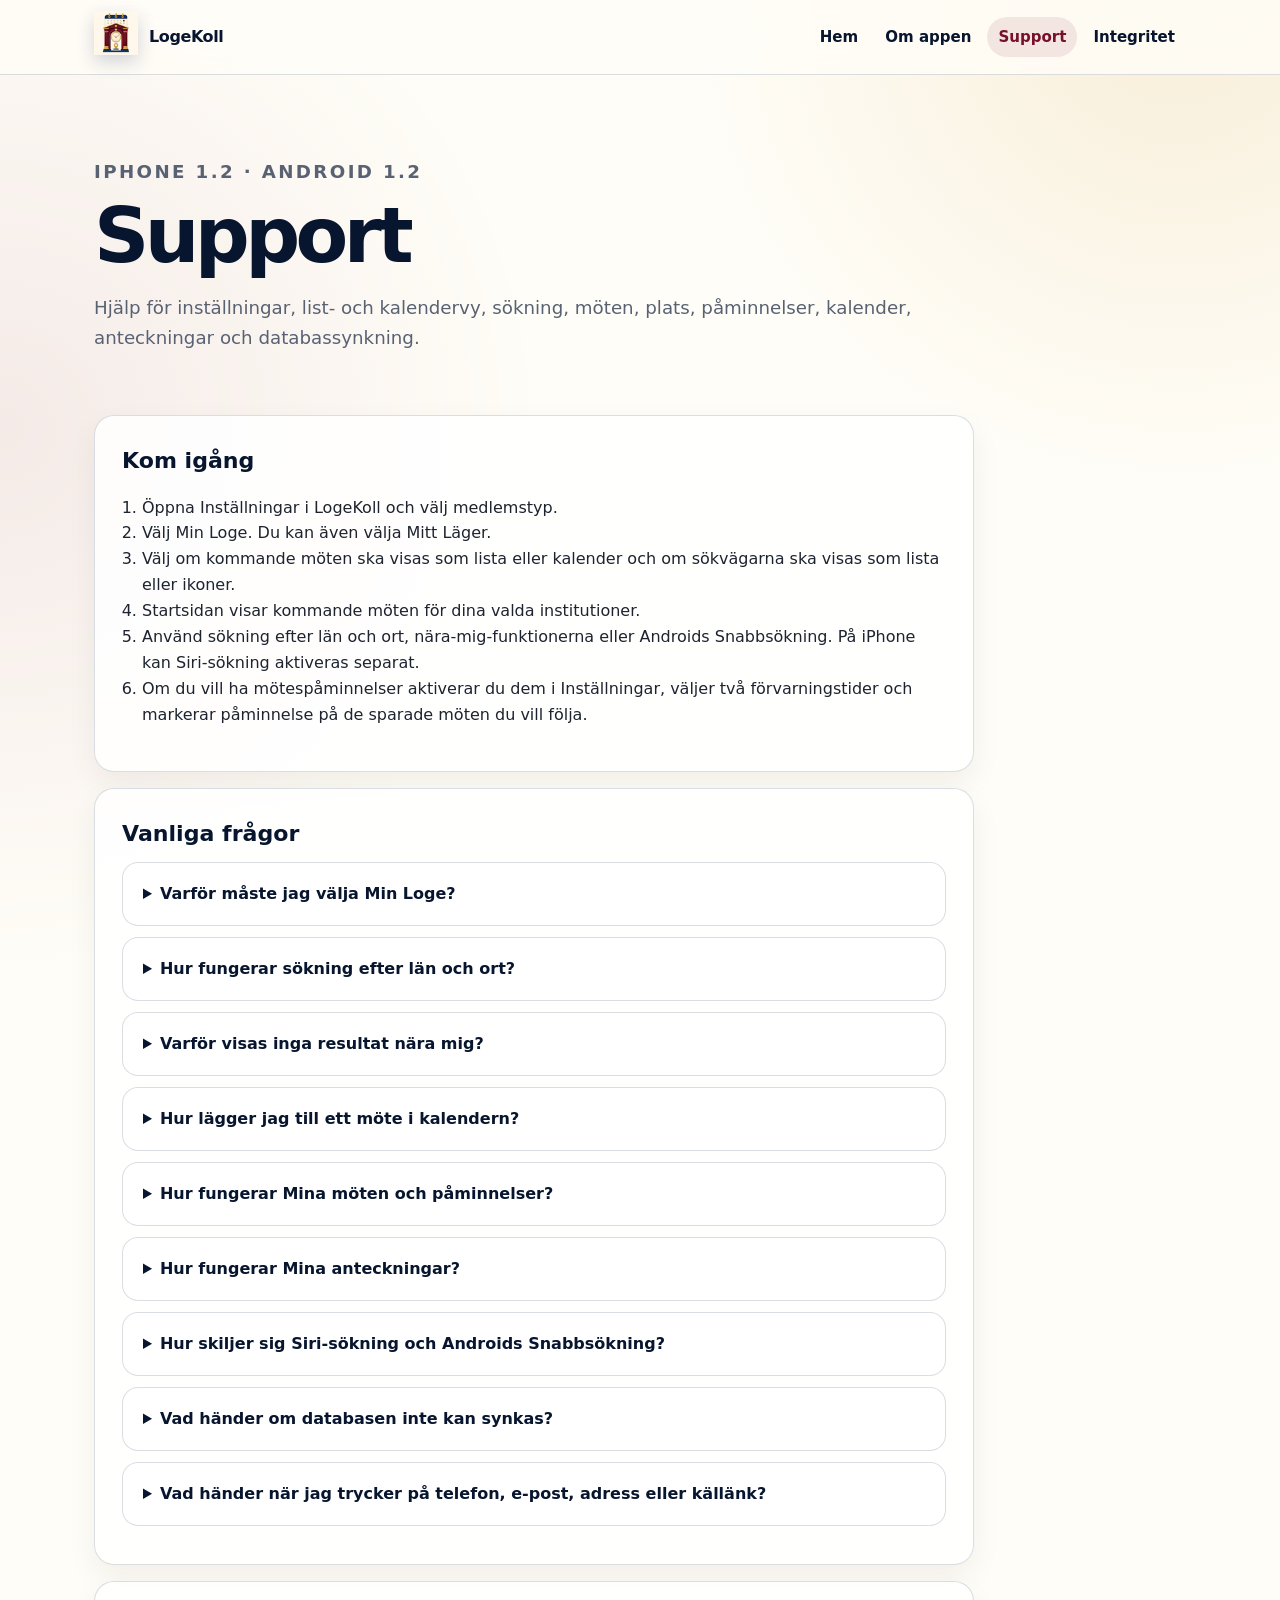
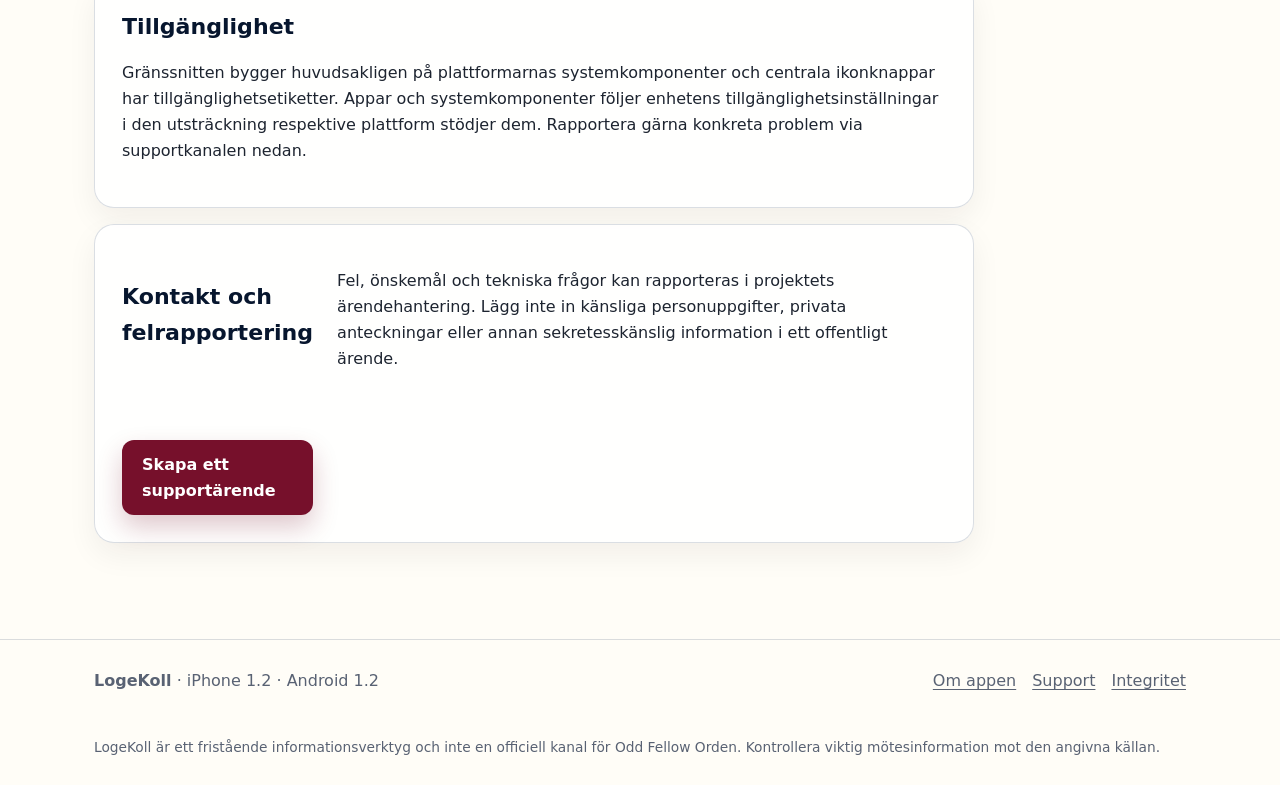
<file: docs/support.html>
<!doctype html>
<!DOCTYPE html>
<html lang="sv"><head>
<meta charset="utf-8"/>
<meta content="width=device-width,initial-scale=1" name="viewport"/>
<meta content="light" name="color-scheme"/>
<meta content="#fffdf7" name="theme-color"/>
<link href="assets/favicon-32.png" rel="icon" sizes="32x32" type="image/png"/>
<link href="assets/favicon-64.png" rel="icon" sizes="64x64" type="image/png"/>
<link href="site.webmanifest" rel="manifest"/>
<link href="assets/styles.css" rel="stylesheet"/>
<script defer="" src="assets/i18n.js"></script>
<meta content="Svensk support för LogeKoll på iPhone och Android." name="description"/><title>Support – LogeKoll</title></head><body><a class="skip-link" data-i18n="common.skip" href="#innehall">Hoppa till innehållet</a>
<header class="site-header"><nav aria-label="Huvudnavigation" class="nav">
<a class="brand" href="index.html"><picture><img alt="" src="assets/favicon-64.png"/></picture><span>LogeKoll</span></a>
<div class="nav-links">
<a data-i18n="common.home" href="index.html">Hem</a><a data-i18n="common.about" href="om-appen.html">Om appen</a>
<a aria-current="page" data-i18n="common.support" href="support.html">Support</a>
<a data-i18n="common.privacy" href="integritet.html">Integritet</a>
<span class="language-control" data-language-control="" hidden=""><label data-i18n="common.language" for="language-select">Språk</label><select data-language-select="" id="language-select"></select></span>
</div>
</nav></header><main id="innehall"><header class="page-head" data-i18n-html="support.head"><p class="eyebrow">iPhone 1.2 · Android 1.2</p><h1>Support</h1><p>Hjälp för inställningar, list- och kalendervy, sökning, möten, plats, påminnelser, kalender, anteckningar och databassynkning.</p></header><div class="prose"><section data-i18n-html="support.quick"><h2>Kom igång</h2><ol><li>Öppna Inställningar i LogeKoll och välj medlemstyp.</li><li>Välj Min Loge. Du kan även välja Mitt Läger.</li><li>Välj om kommande möten ska visas som lista eller kalender och om sökvägarna ska visas som lista eller ikoner.</li><li>Startsidan visar kommande möten för dina valda institutioner.</li><li>Använd sökning efter län och ort, nära-mig-funktionerna eller Androids Snabbsökning. På iPhone kan Siri-sökning aktiveras separat.</li><li>Om du vill ha mötespåminnelser aktiverar du dem i Inställningar, väljer två förvarningstider och markerar påminnelse på de sparade möten du vill följa.</li></ol></section><section class="faq"><div data-i18n-html="support.faq"><h2>Vanliga frågor</h2></div><details data-i18n-html="support.faq_home"><summary>Varför måste jag välja Min Loge?</summary><div>Min Loge används för att aktivera mötesvisning och för att avgränsa relevanta sökresultat. Medlemstyp och valda heminstitutioner används också för Siri-sökning på iPhone och Snabbsökning på Android.</div></details><details data-i18n-html="support.faq_area"><summary>Hur fungerar sökning efter län och ort?</summary><div>Land är Sverige. Välj län för att få ett delresultat och välj sedan ort om du vill begränsa ytterligare. Du kan filtrera på Alla, Brödra eller Rebecka och filtrera listan på namn eller institutionsnummer.</div></details><details data-i18n-html="support.faq_location"><summary>Varför visas inga resultat nära mig?</summary><div>Starta platsfunktionen och ge LogeKoll platsåtkomst när appen används. Om åtkomst tidigare nekats kan behörigheten ändras i iPhone- eller Android-inställningarna. Institutioner utan en användbar besöksadress kan inte alltid avståndsberäknas.</div></details><details data-i18n-html="support.faq_calendar"><summary>Hur lägger jag till ett möte i kalendern?</summary><div>Tryck på kalenderknappen för mötet. På iPhone öppnas Apples kalenderredigerare med mötesuppgifter förifyllda. På Android lämnas uppgifterna till en installerad kalenderapp. Du avgör själv om kalenderposten ska sparas; LogeKoll läser inte din kalender.</div></details><details data-i18n-html="support.faq_saved"><summary>Hur fungerar Mina möten och påminnelser?</summary><div>Spara ett möte från en möteslista. Mina möten lagrar en referens till mötet och passerade referenser rensas automatiskt. När påminnelser är aktiverade kan du markera vilka sparade möten som ska ge upp till två lokala påminnelser enligt tiderna i Inställningar. På Android krävs notisbehörighet och exakta alarm används när systemet tillåter det; annars schemaläggs påminnelsen så nära vald tid som Android medger.</div></details><details data-i18n-html="support.faq_notes"><summary>Hur fungerar Mina anteckningar?</summary><div>Öppna Mina möten och välj Mina anteckningar. Du kan använda textstilar, fet, kursiv, understruken och genomstruken text samt punkt- och nummerlistor. Anteckningen krypteras lokalt och kräver enhetens ägarautentisering för upplåsning. iPhone lagrar den krypterade texten med en Keychain-skyddad nyckel; Android använder AES-GCM och Android Keystore.</div></details><details data-i18n-html="support.faq_voice"><summary>Hur skiljer sig Siri-sökning och Androids Snabbsökning?</summary><div>På iPhone kan Siri-sökning aktiveras i Inställningar och gör institutioner och kommande möten sökbara via Siri och Genvägar. Android-version 1.2 har ingen aktiv Google Assistant/App Actions-integration. Där finns i stället en vanlig launcher-appgenväg till Snabbsökning, som söker institutioner och kommande möten i appens lokala databas och följer dina medlemsinställningar.</div></details><details data-i18n-html="support.faq_sync"><summary>Vad händer om databasen inte kan synkas?</summary><div>Appen försöker använda en tidigare lokal cache. Om ingen användbar cache finns kan en nätverksanslutning behövas för att hämta databasen. iPhone-versionen har dessutom en medföljande reservdatabas. Du kan starta en manuell synkning från Inställningar och se senaste status där.</div></details><details data-i18n-html="support.faq_contact"><summary>Vad händer när jag trycker på telefon, e-post, adress eller källänk?</summary><div>LogeKoll lämnar den valda uppgiften till enhetens motsvarande systemfunktion eller installerade app för telefon, e-post, kartor eller webbläsare. Telefonsamtal kräver en bekräftelse i LogeKoll innan telefonfunktionen öppnas.</div></details></section><section data-i18n-html="support.accessibility" id="tillganglighet"><h2>Tillgänglighet</h2><p>Gränssnitten bygger huvudsakligen på plattformarnas systemkomponenter och centrala ikonknappar har tillgänglighetsetiketter. Appar och systemkomponenter följer enhetens tillgänglighetsinställningar i den utsträckning respektive plattform stödjer dem. Rapportera gärna konkreta problem via supportkanalen nedan.</p></section><section class="contact-card" data-i18n-html="support.contact"><h2>Kontakt och felrapportering</h2><p>Fel, önskemål och tekniska frågor kan rapporteras i projektets ärendehantering. Lägg inte in känsliga personuppgifter, privata anteckningar eller annan sekretesskänslig information i ett offentligt ärende.</p><div class="actions"><a class="button primary" href="https://github.com/JonasHedberg/LogeKoll/issues/new" rel="noopener noreferrer">Skapa ett supportärende</a></div></section></div></main><footer><div class="footer-inner"><div><strong>LogeKoll</strong> · <span data-i18n="common.version">iPhone 1.2 · Android 1.2</span></div><div class="footer-links"><a data-i18n="common.about" href="om-appen.html">Om appen</a><a data-i18n="common.support" href="support.html">Support</a><a data-i18n="common.privacy" href="integritet.html">Integritet</a></div></div><p class="disclaimer" data-i18n="common.disclaimer">LogeKoll är ett fristående informationsverktyg och inte en officiell kanal för Odd Fellow Orden. Kontrollera viktig mötesinformation mot den angivna källan.</p></footer>
  <!-- Cloudflare Web Analytics --><script type='module' src='https://static.cloudflareinsights.com/beacon.min.js' data-cf-beacon='{"token": "ca4185335f934362b3831145901f252b"}'></script><!-- End Cloudflare Web Analytics -->
</body></html>
</file>
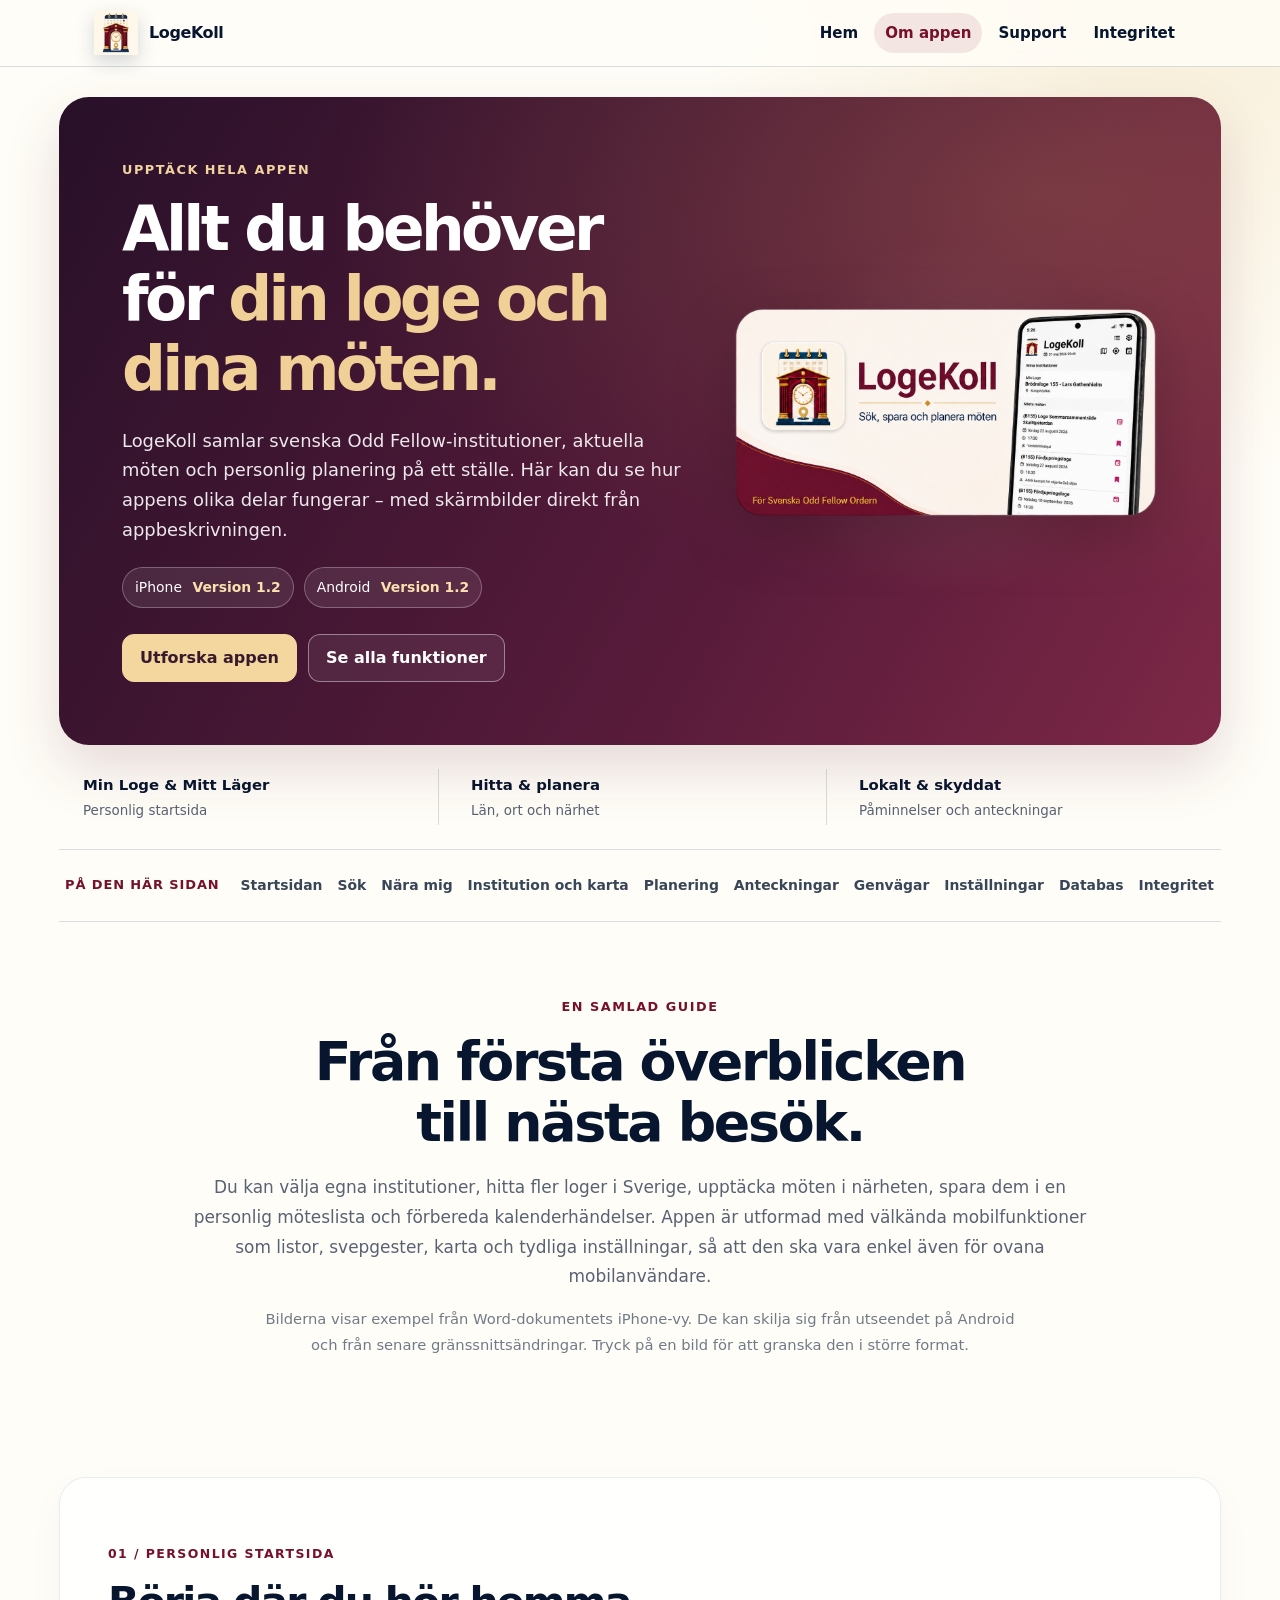
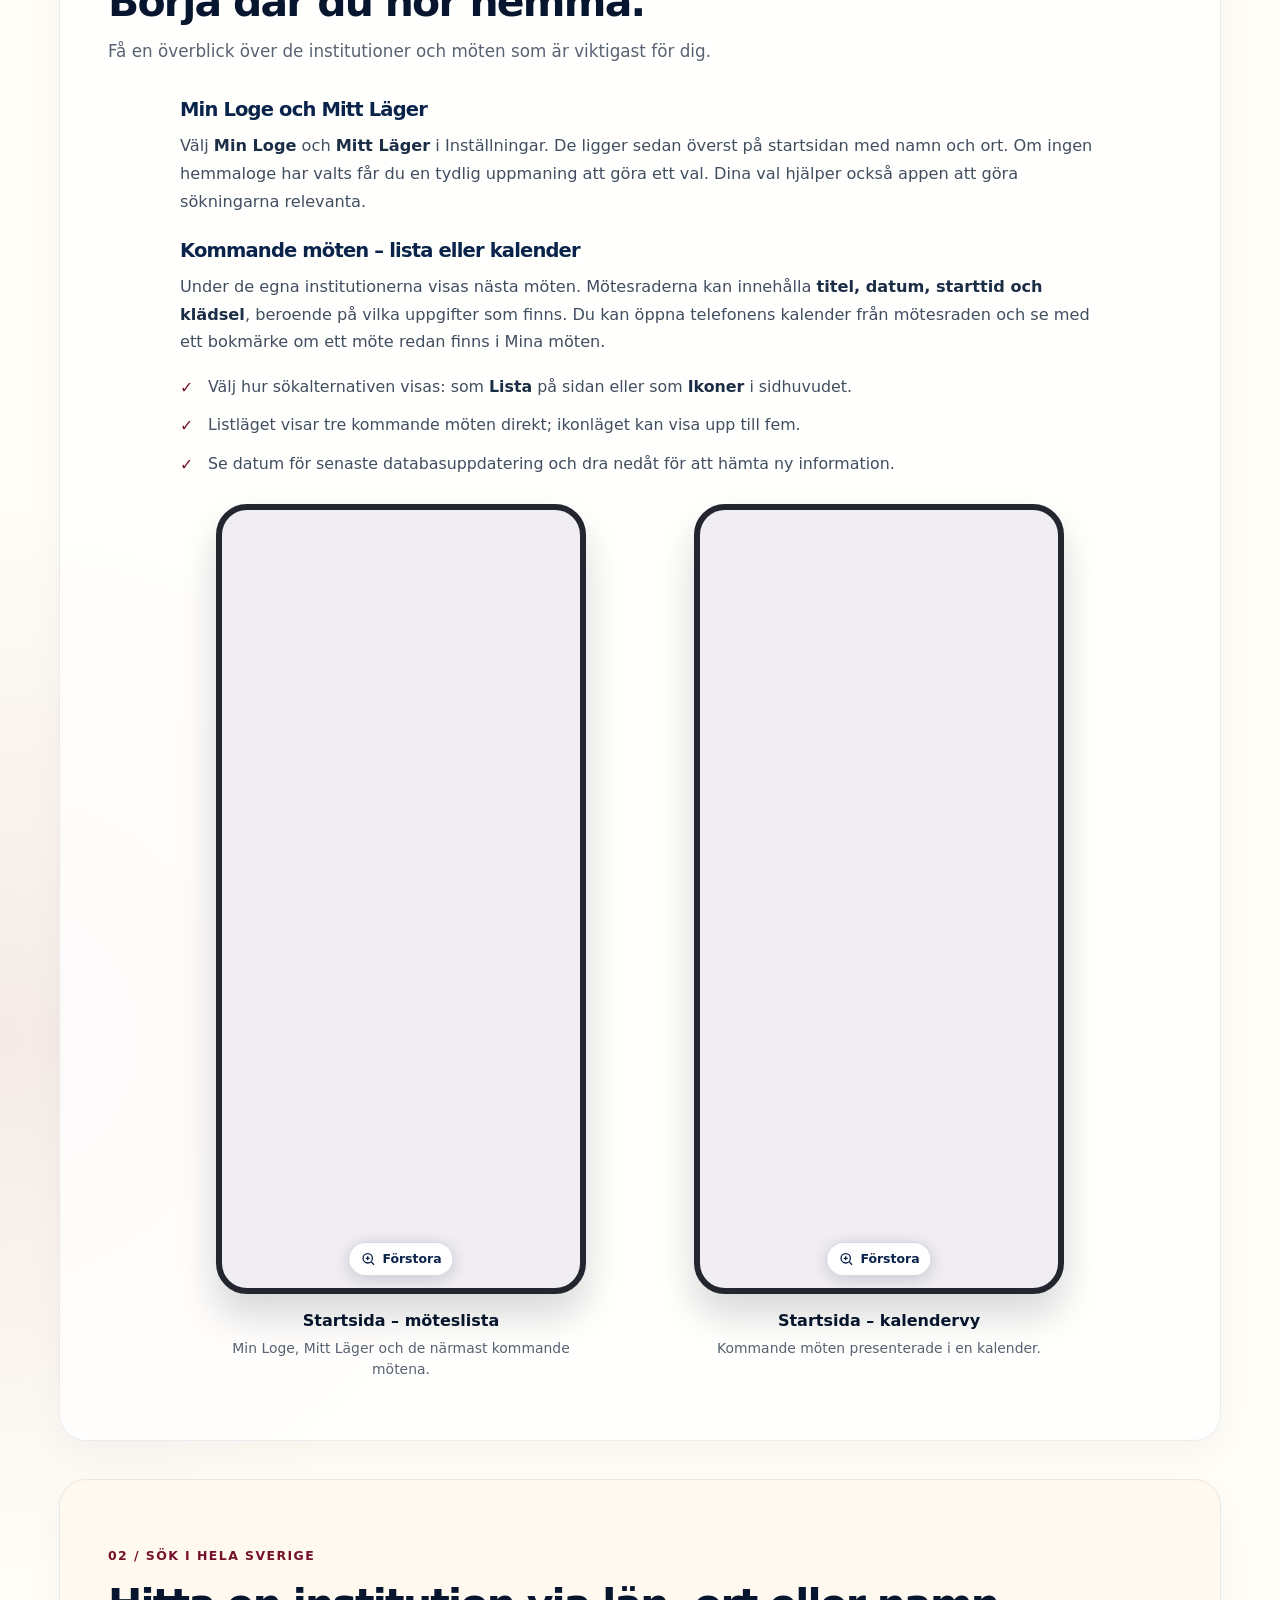
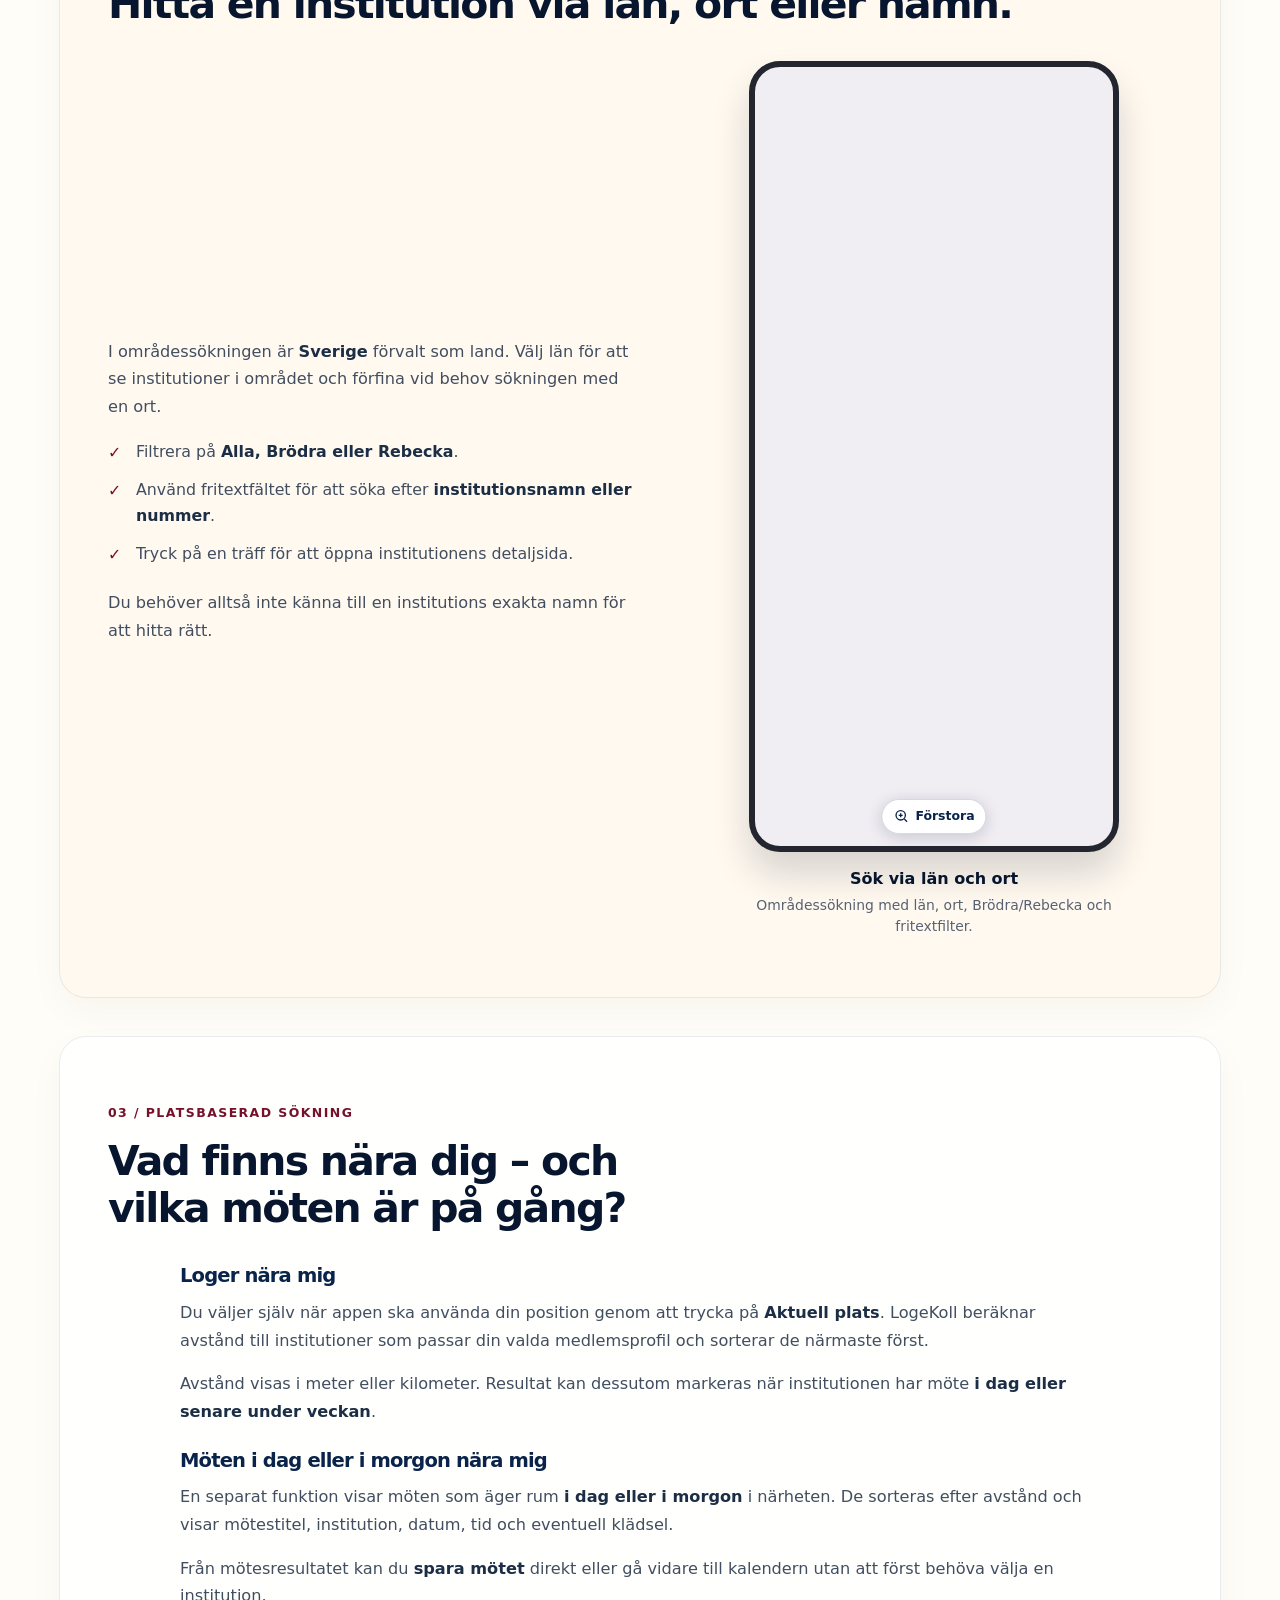
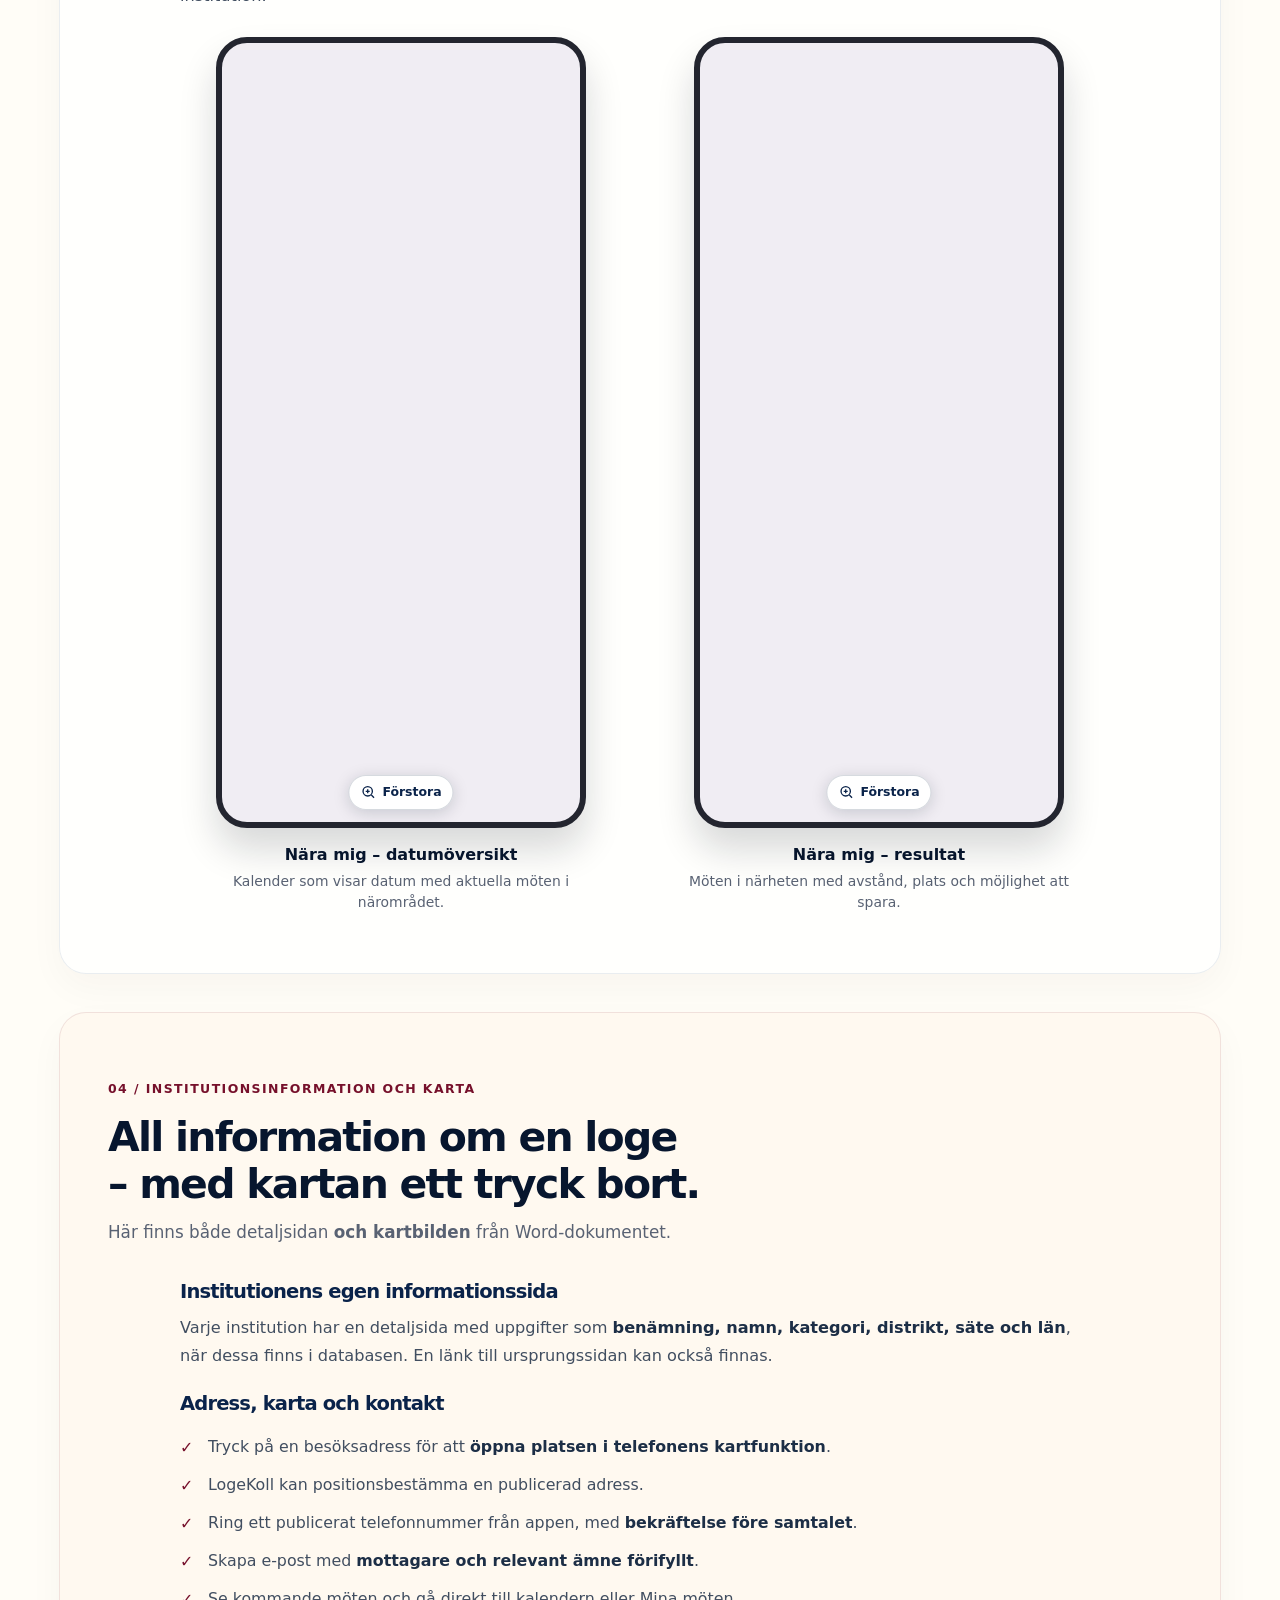
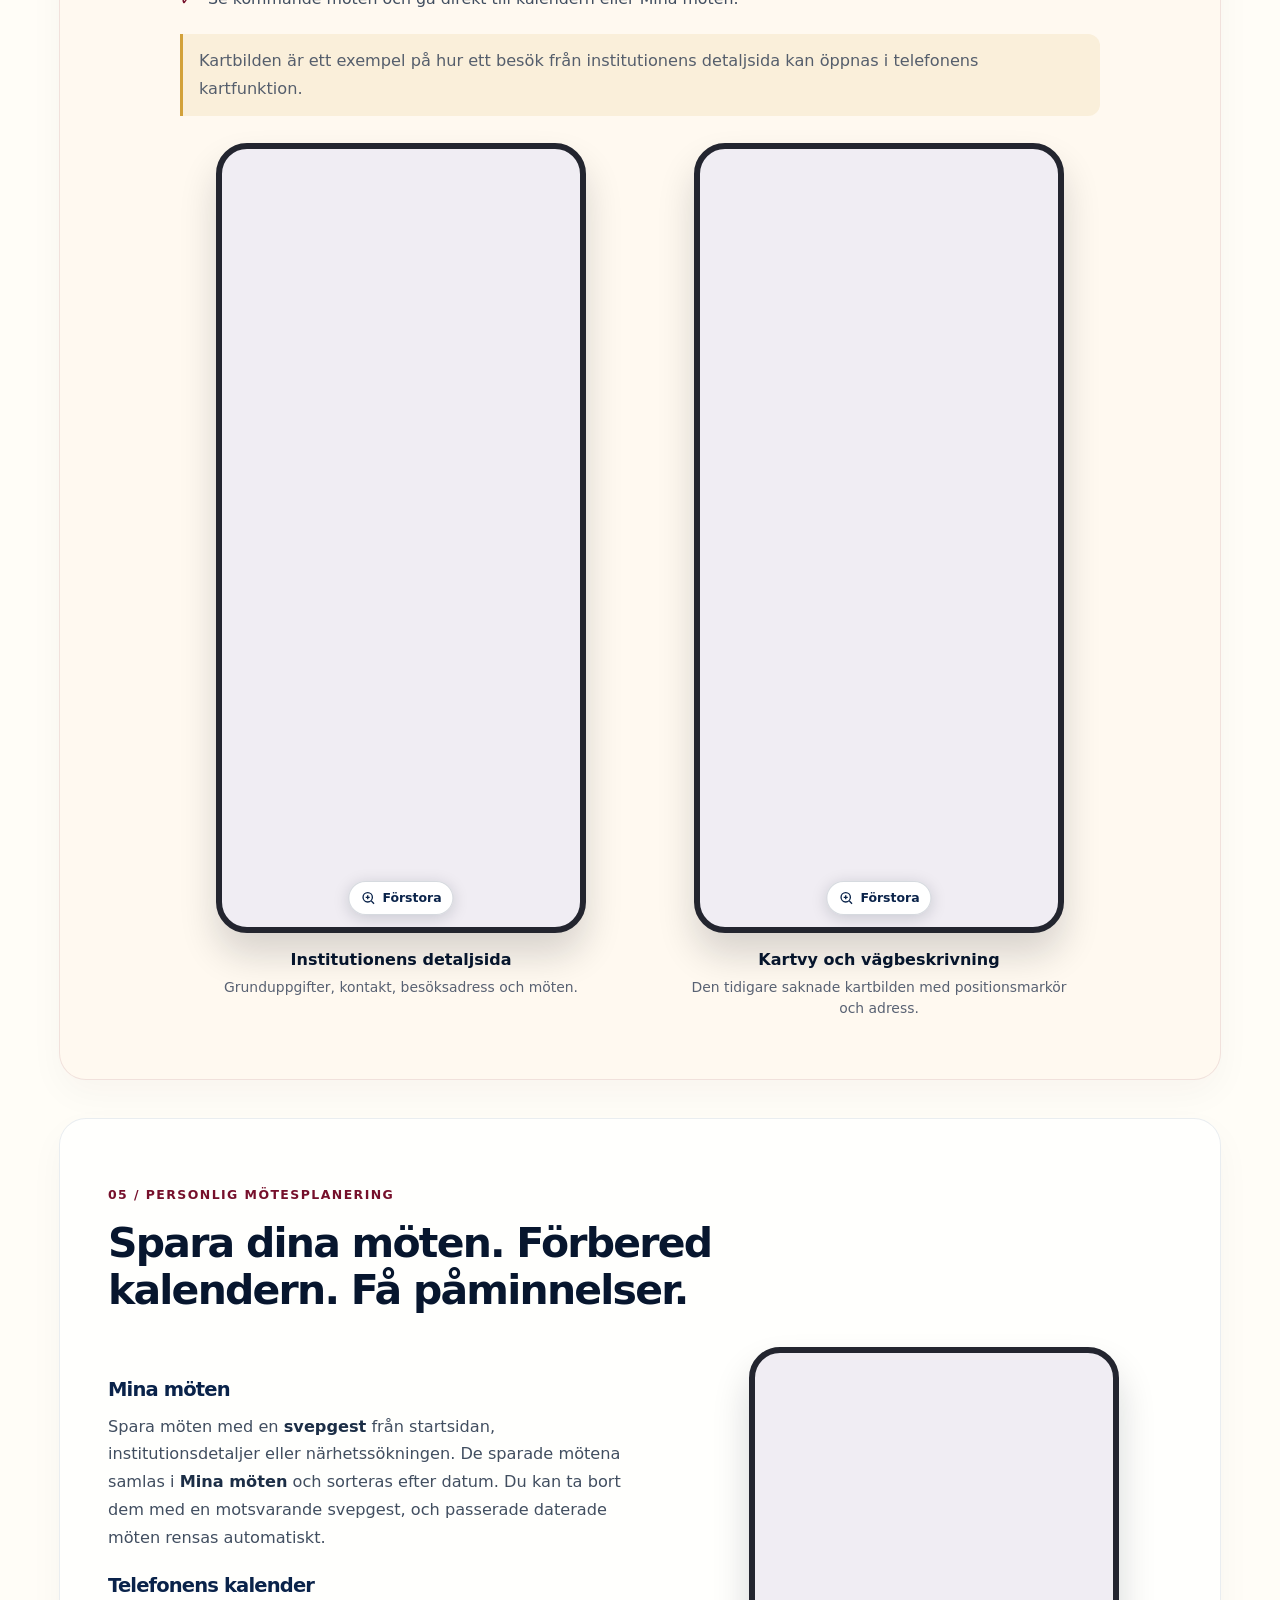
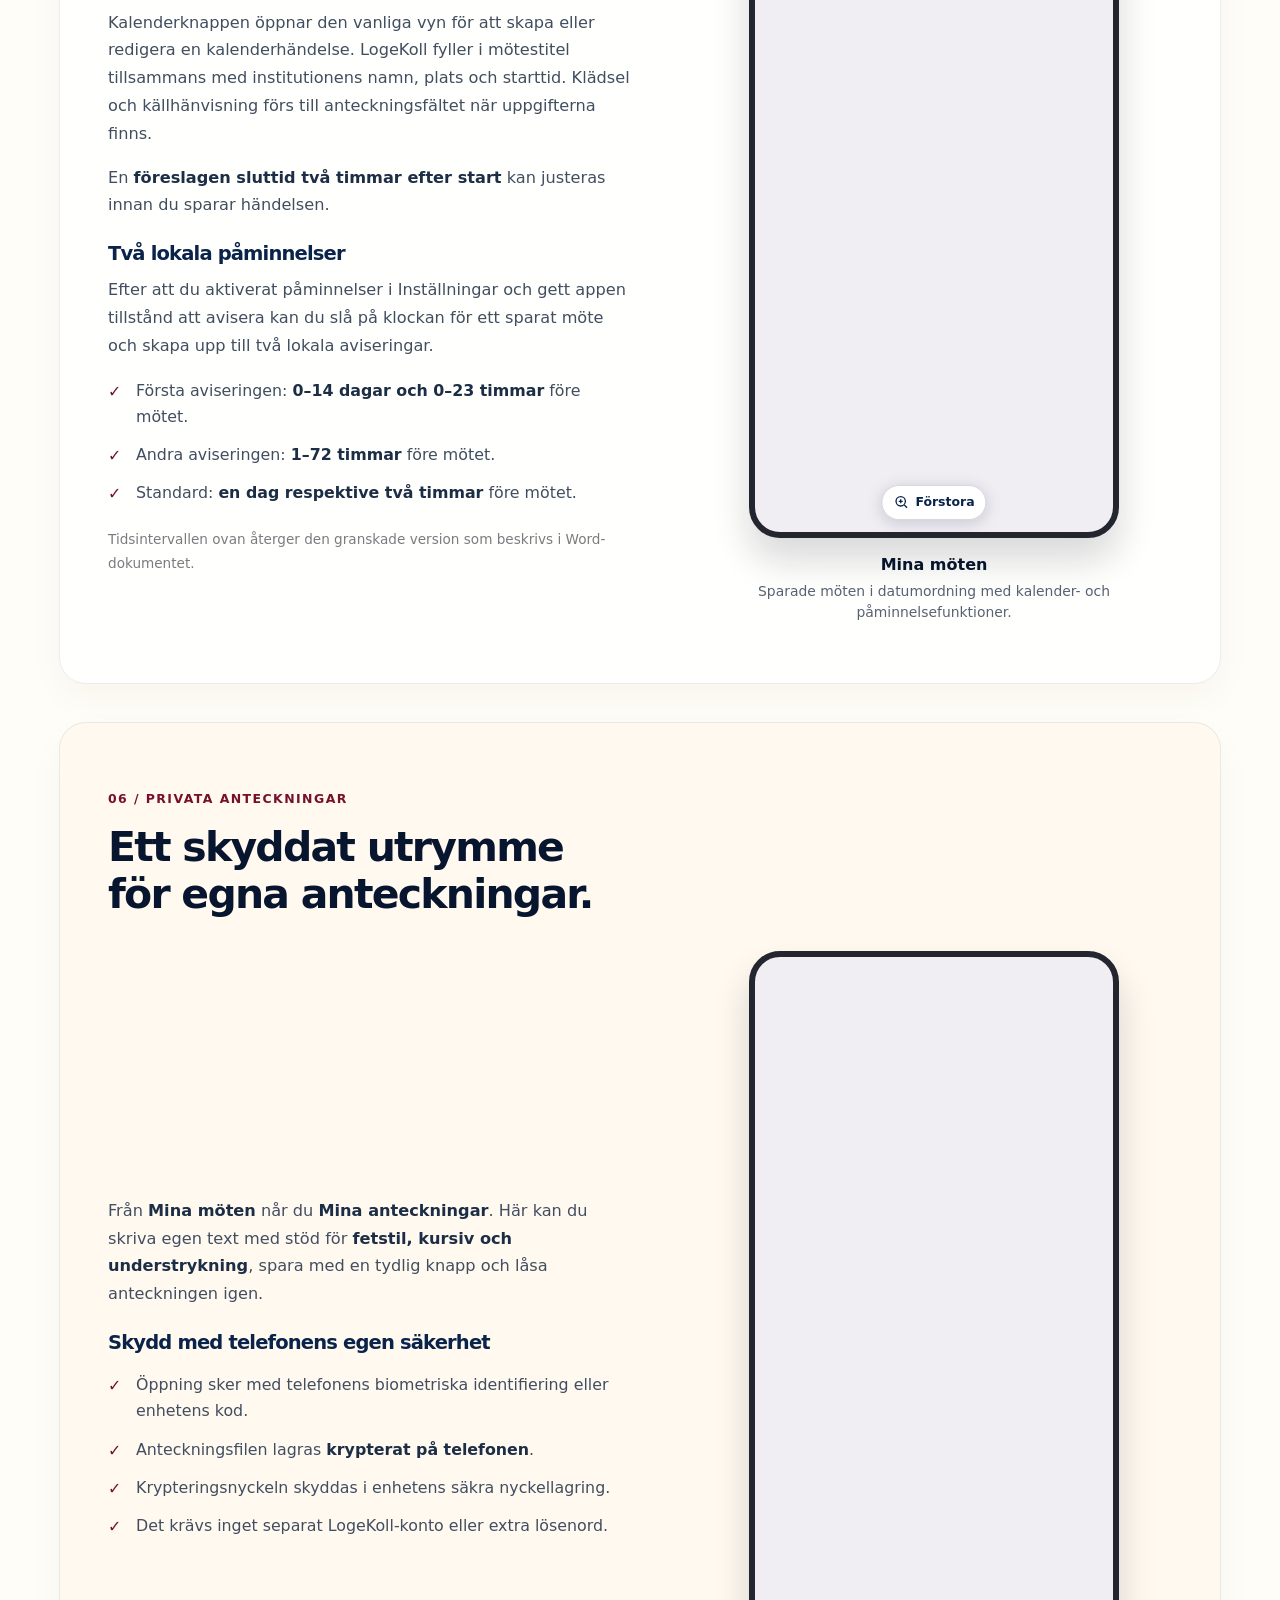
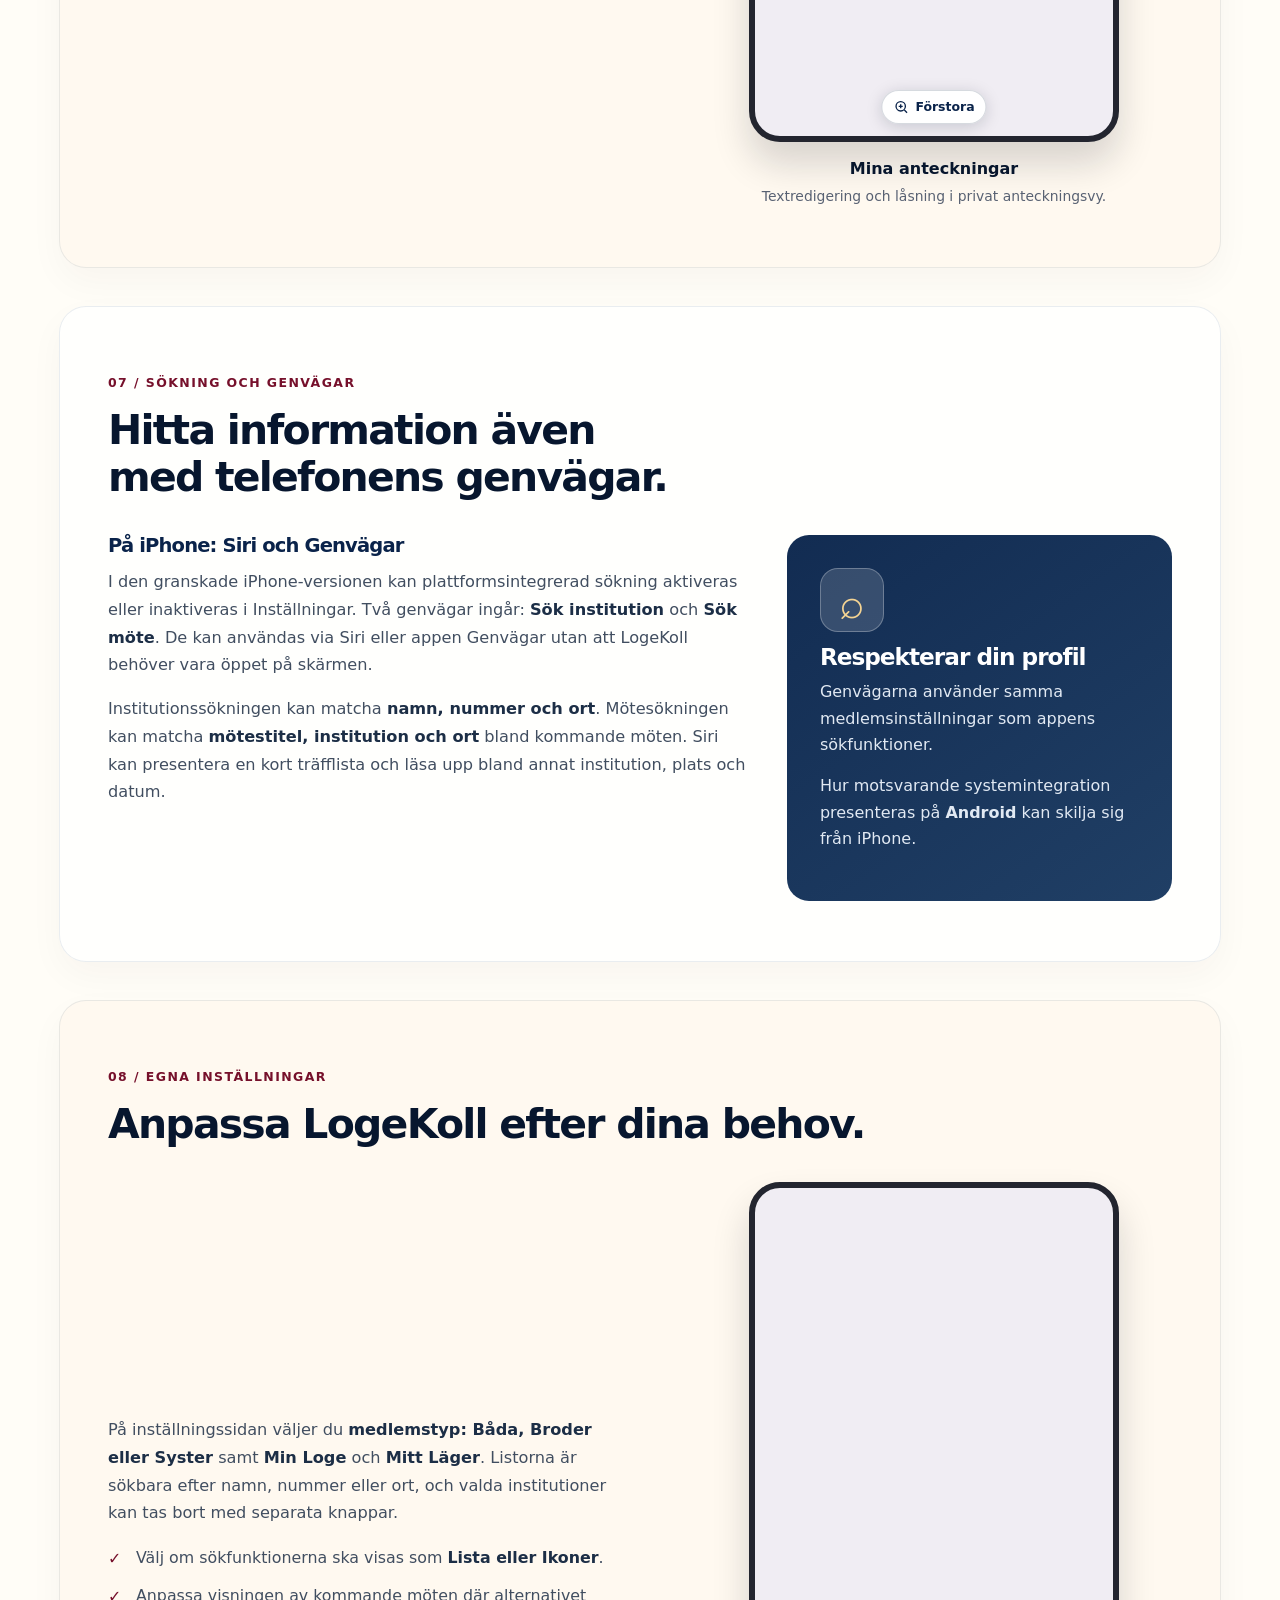
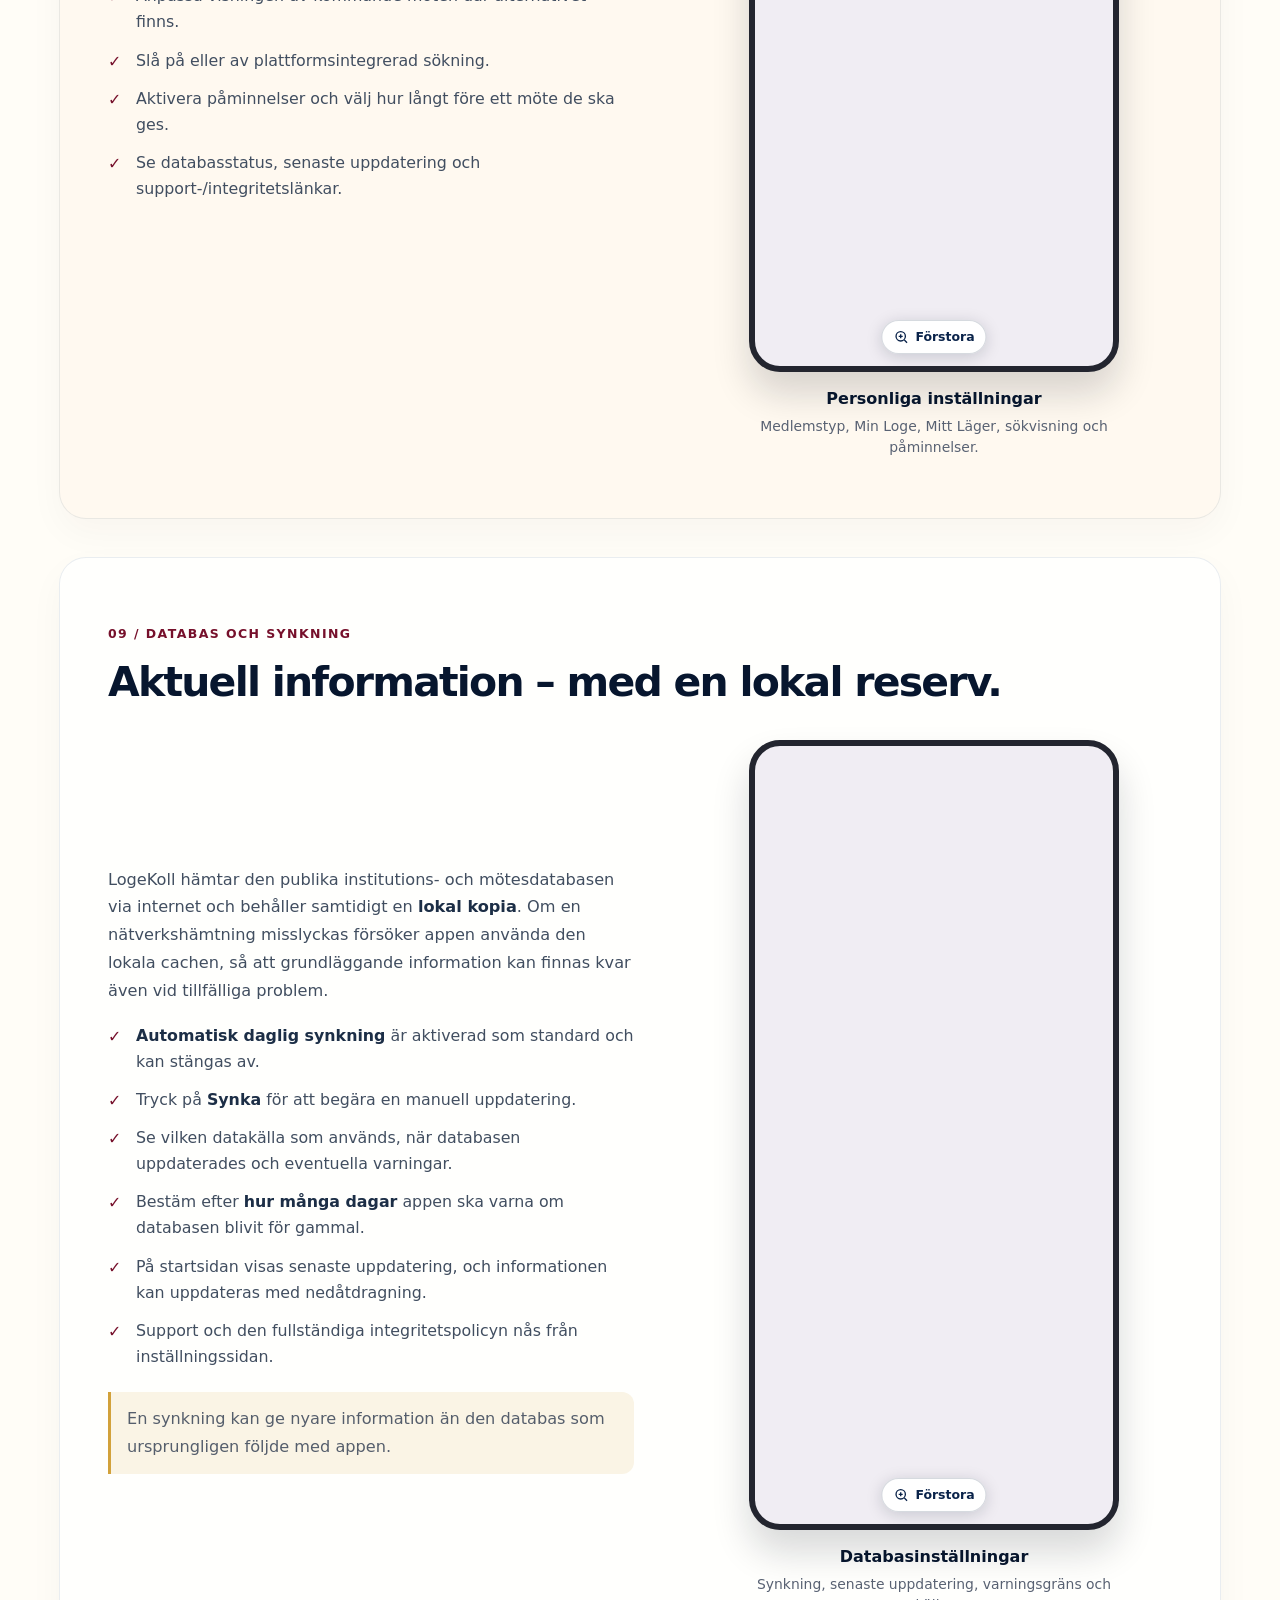
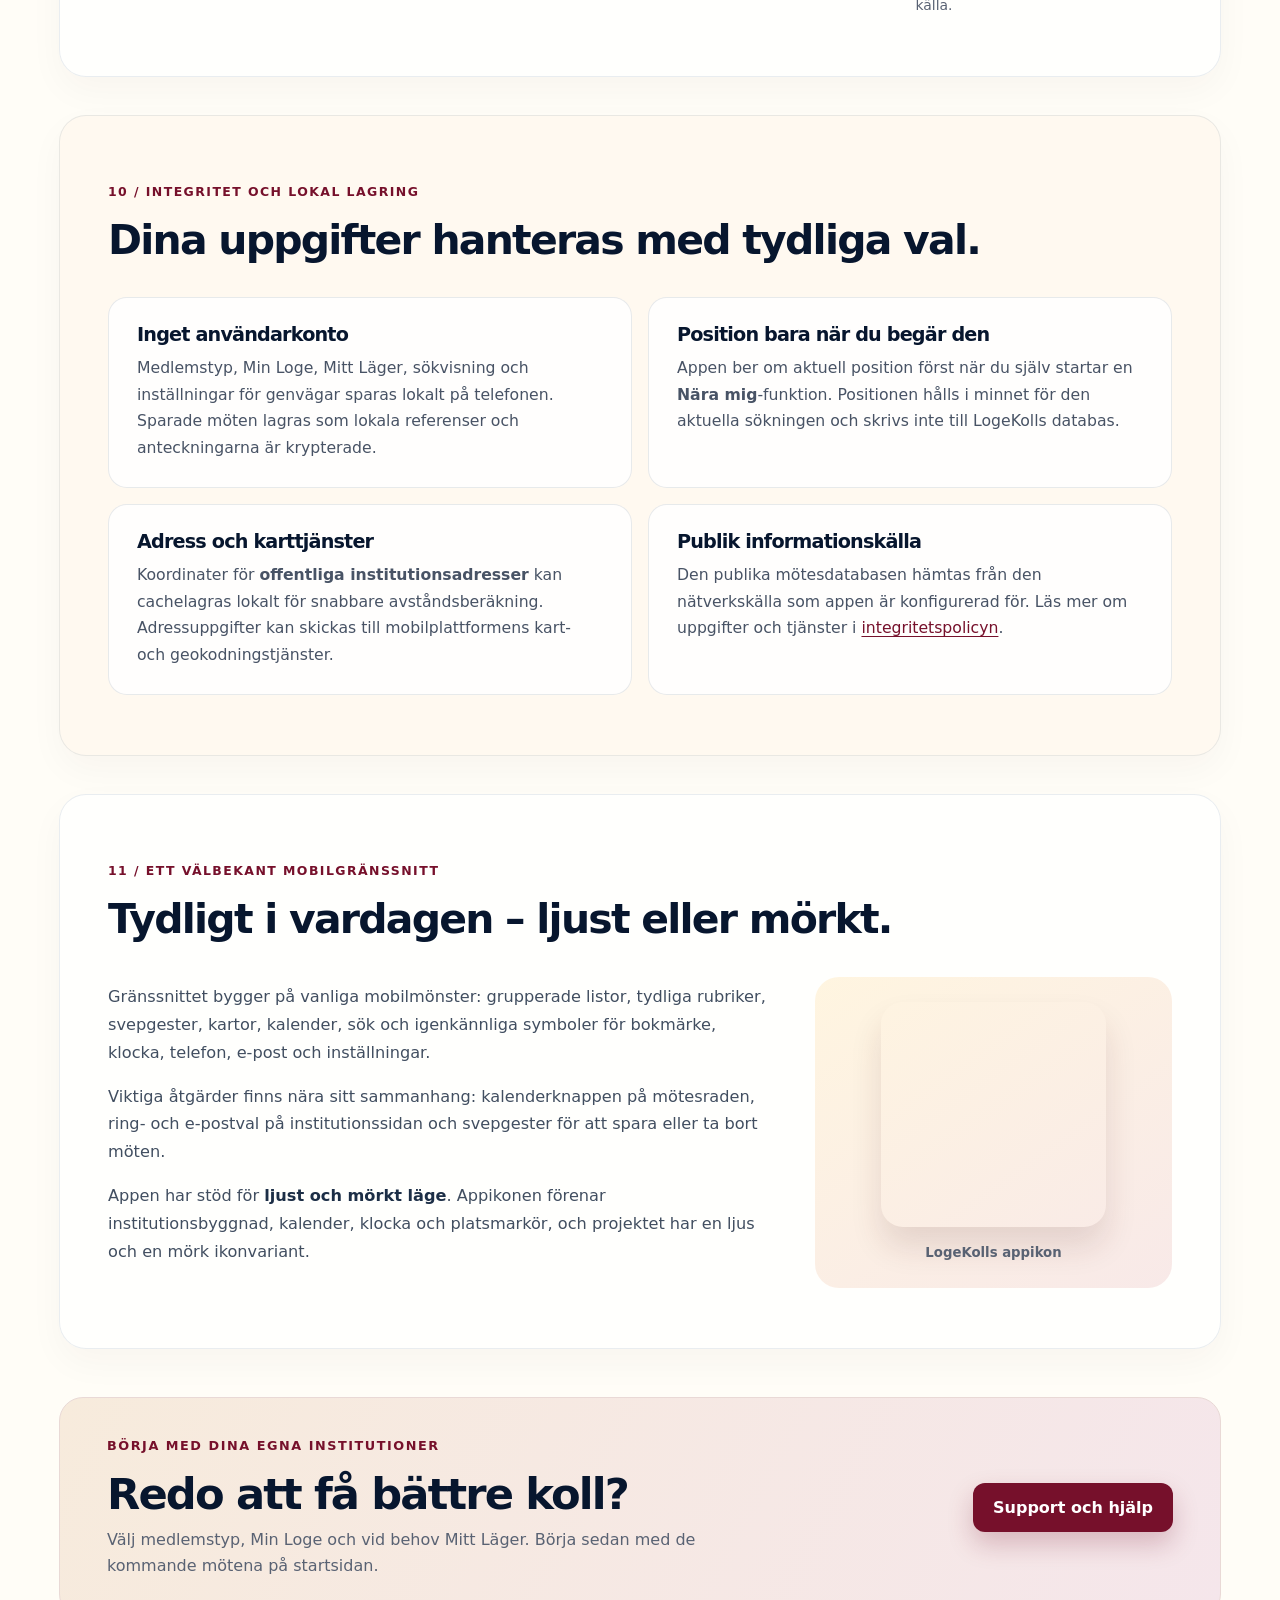
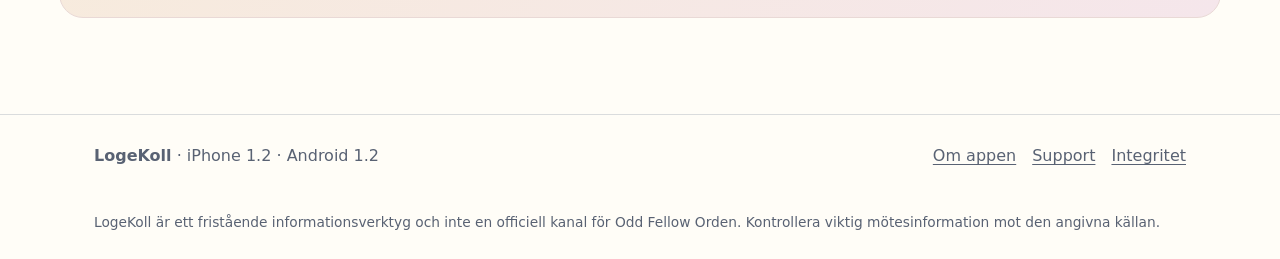
<file: docs/sv/om-appen.html>
<!doctype html><html lang="sv"><head><meta charset="utf-8"><meta name="viewport" content="width=device-width,initial-scale=1"><meta http-equiv="refresh" content="0; url=../om-appen.html"><link rel="canonical" href="../om-appen.html"><title>Om appen – LogeKoll</title></head><body><p>Du skickas vidare till <a href="../om-appen.html">Om appen</a>.</p></body></html>
</file>
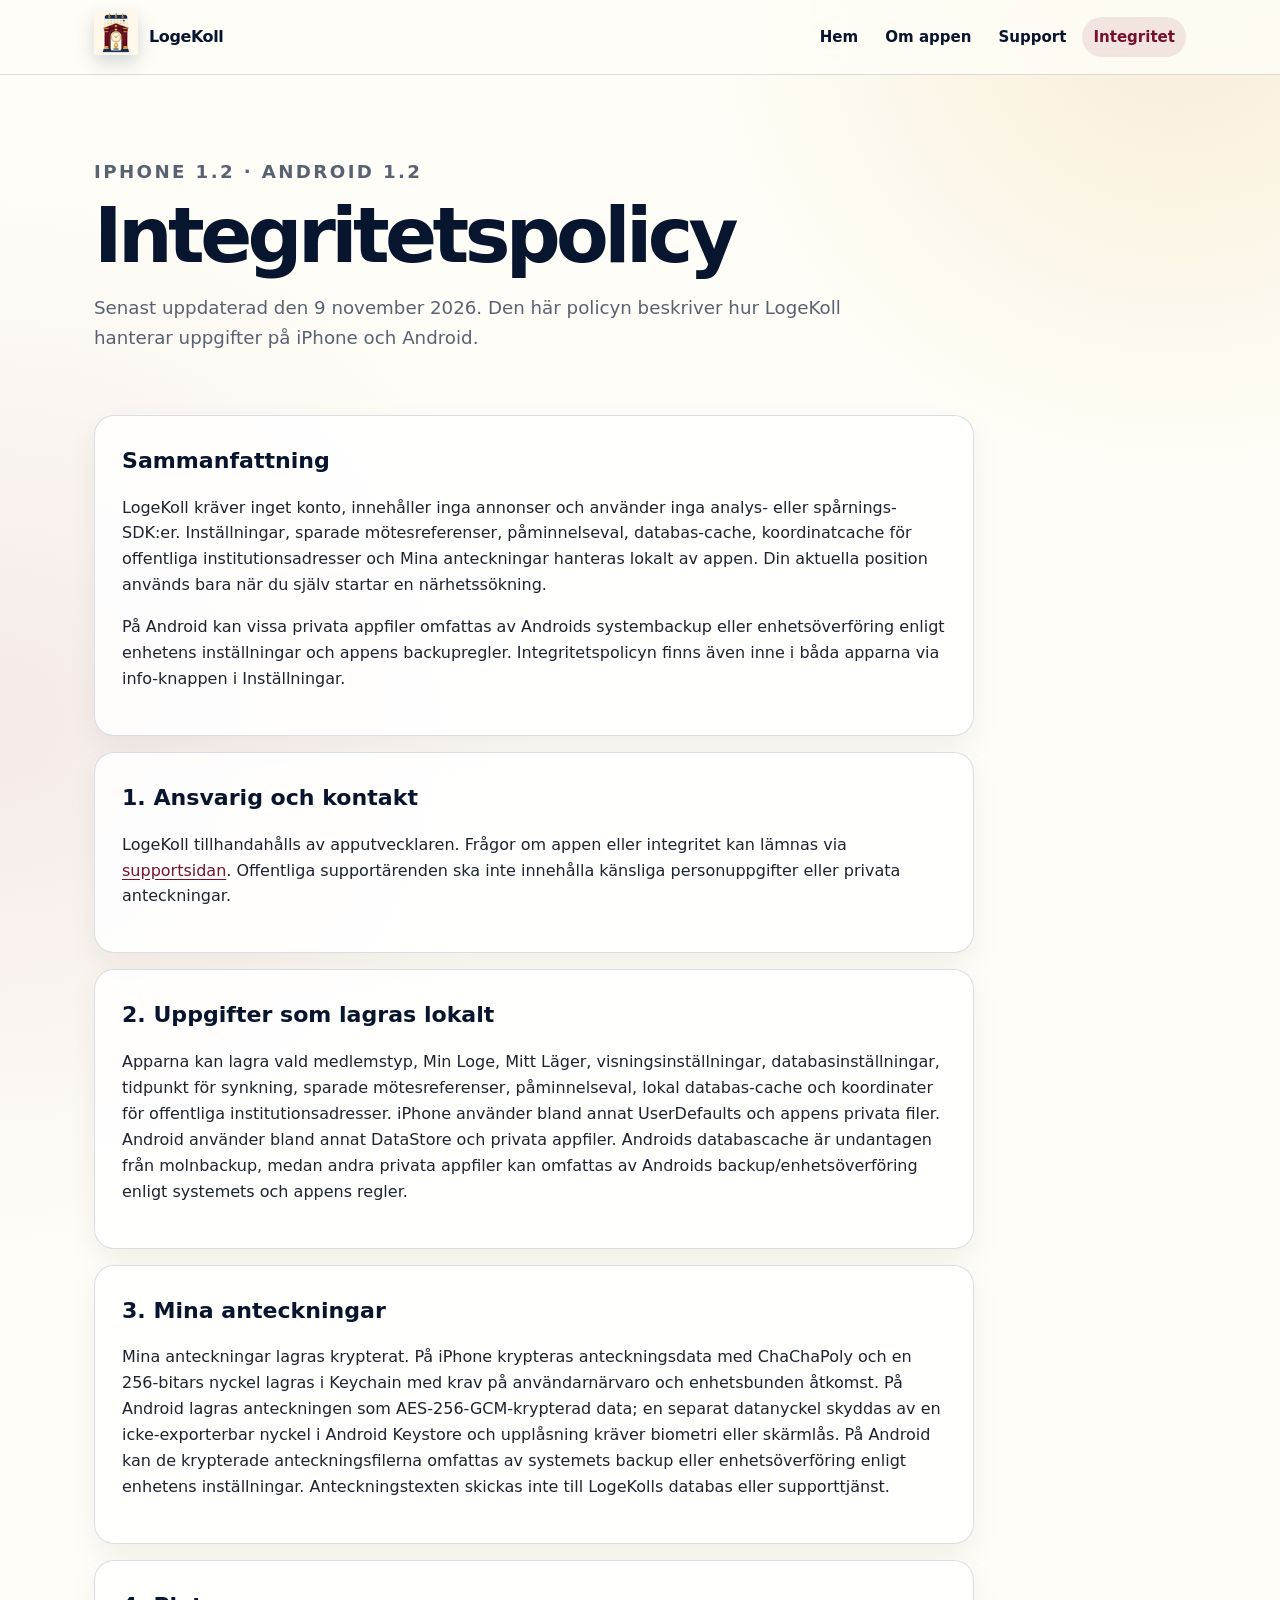
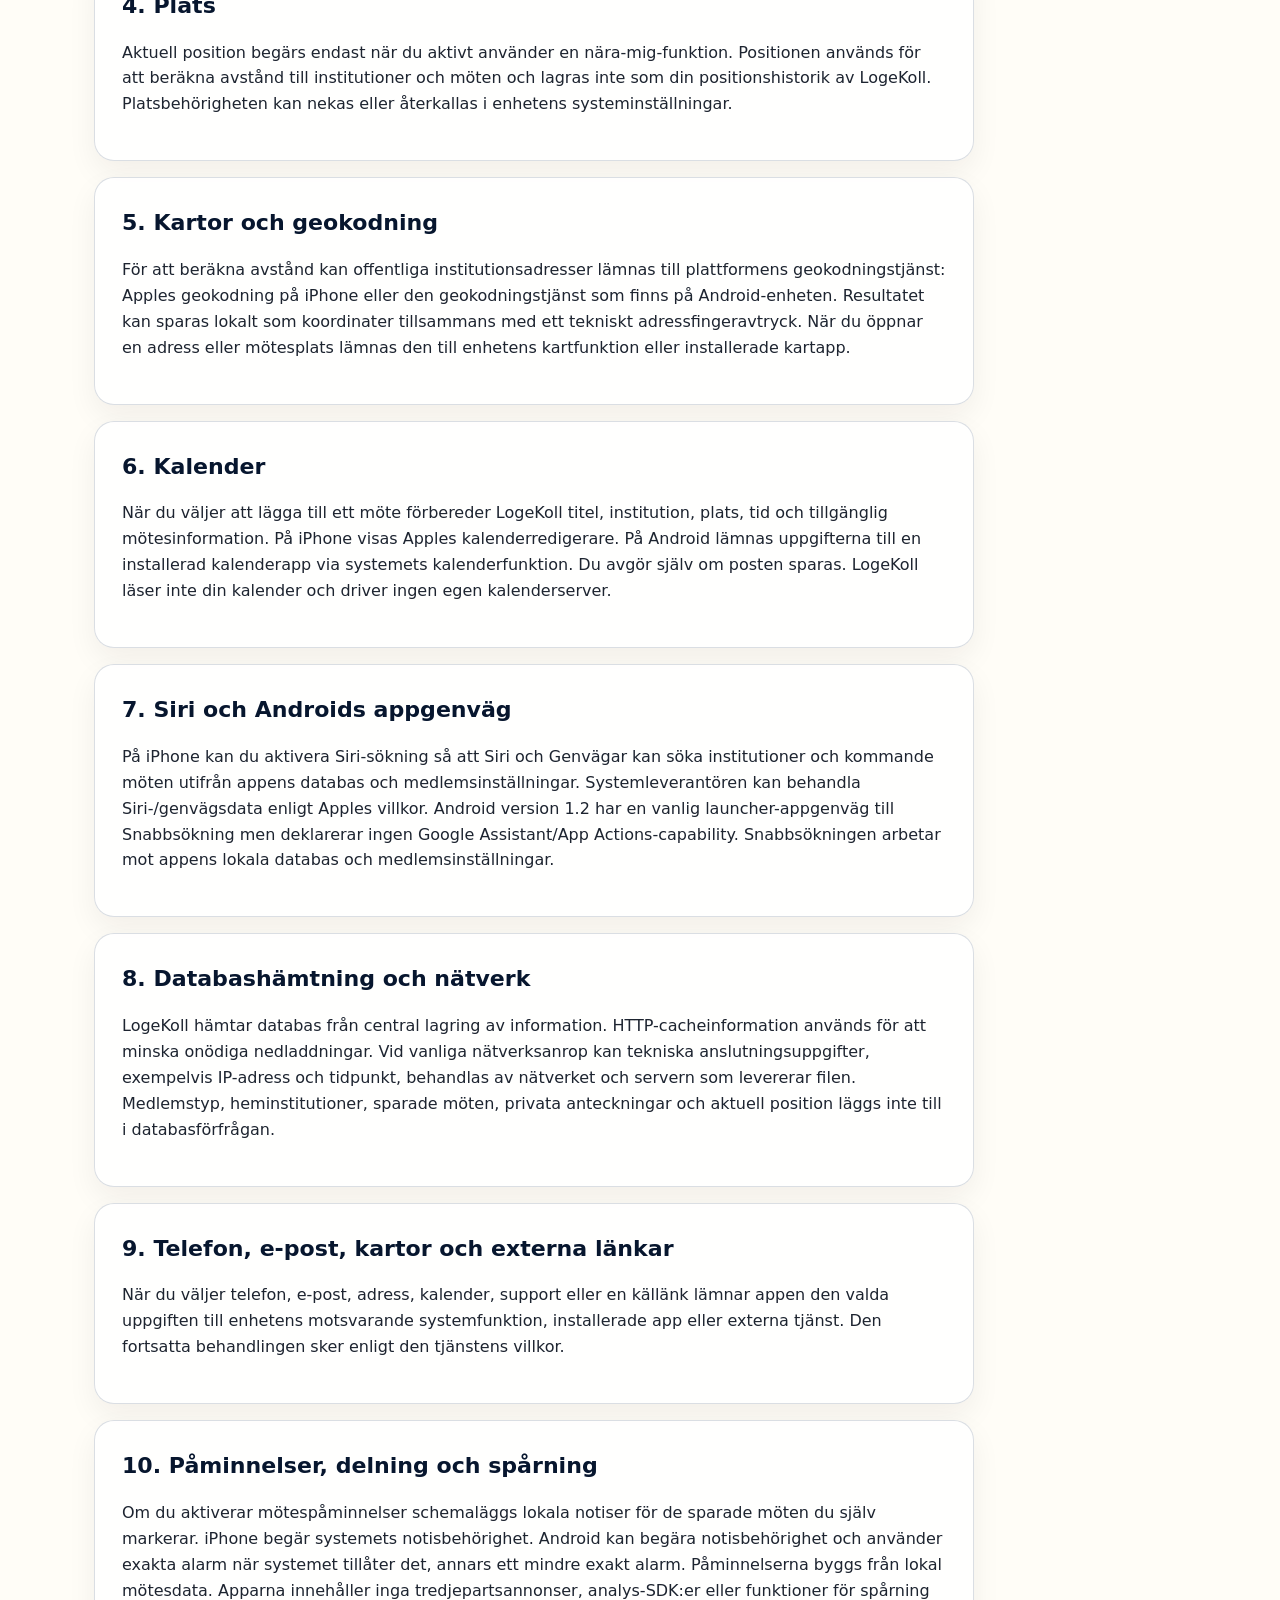
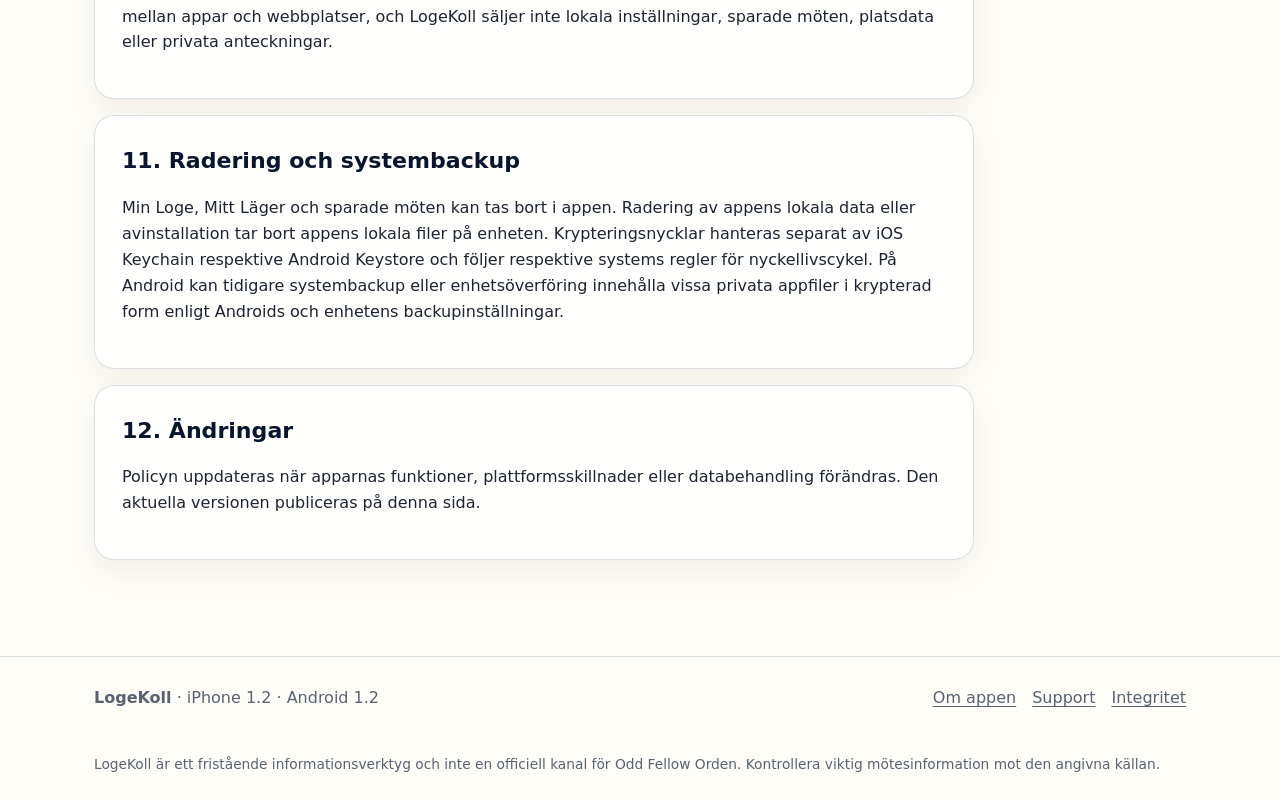
<file: docs/sv/privacy.html>
<!doctype html><html lang="sv"><head><meta charset="utf-8"><meta name="viewport" content="width=device-width,initial-scale=1"><meta http-equiv="refresh" content="0; url=../integritet.html"><link rel="canonical" href="../integritet.html"><title>LogeKolls integritetspolicy</title></head><body><p>Du skickas vidare till <a href="../integritet.html">LogeKolls integritetspolicy</a>.</p></body></html>
</file>
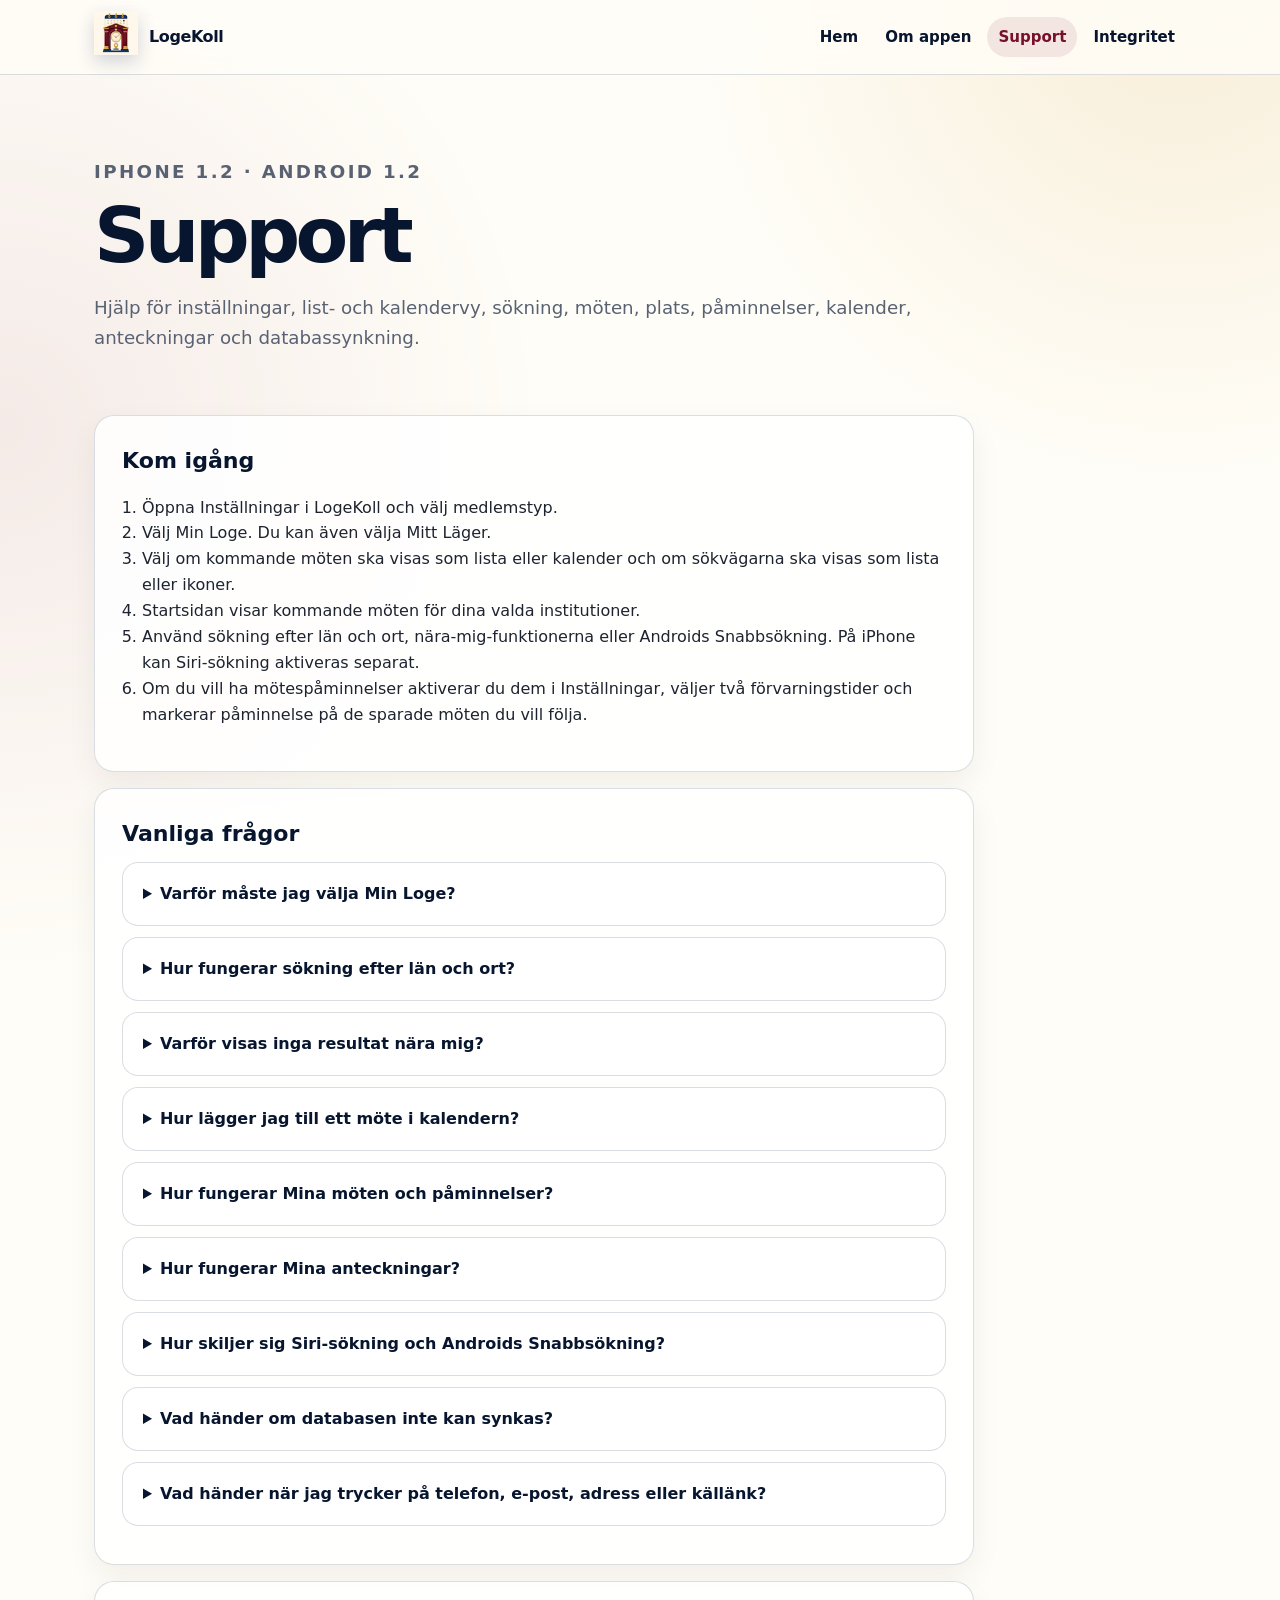
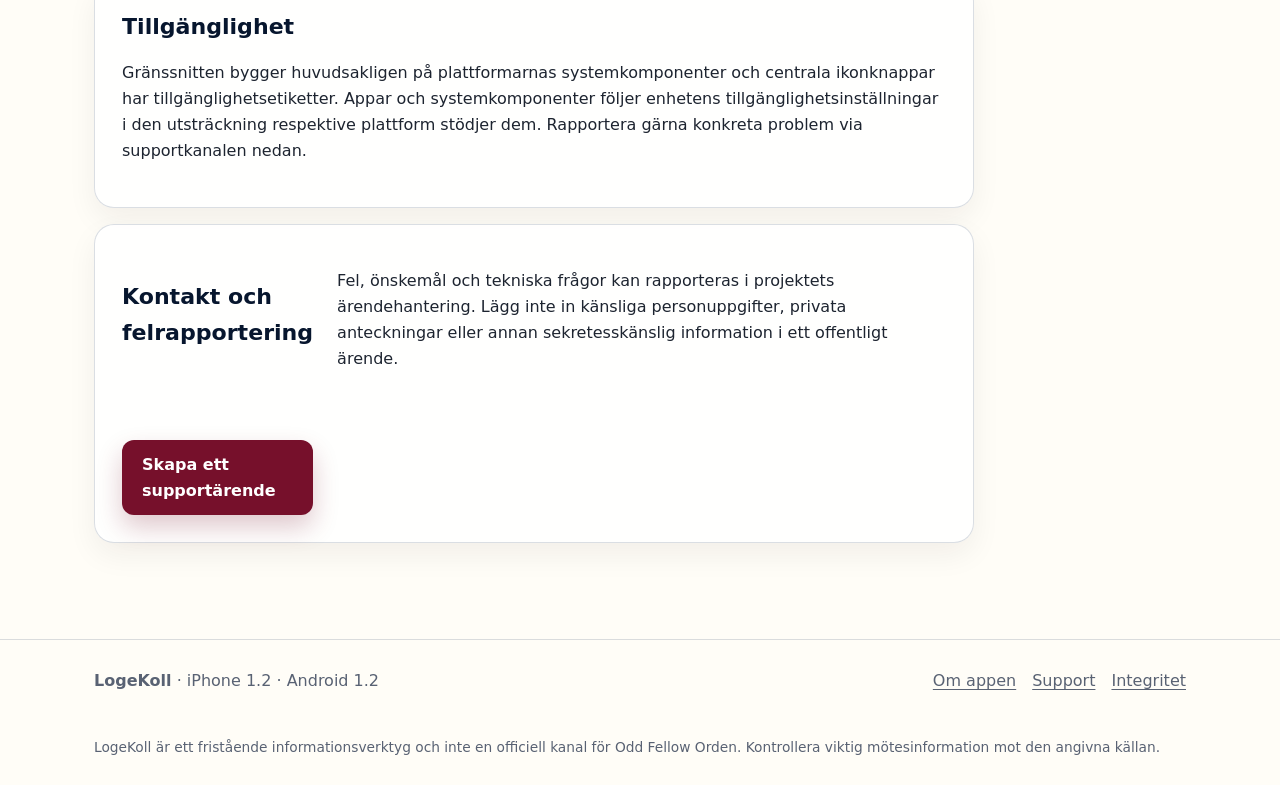
<file: docs/sv/support.html>
<!doctype html><html lang="sv"><head><meta charset="utf-8"><meta name="viewport" content="width=device-width,initial-scale=1"><meta http-equiv="refresh" content="0; url=../support.html"><link rel="canonical" href="../support.html"><title>LogeKolls support</title></head><body><p>Du skickas vidare till <a href="../support.html">LogeKolls support</a>.</p></body></html>
</file>
<file: docs/assets/styles.css>
:root {
  color-scheme: light;
  --cream-50: #fffdf7;
  --cream-100: #f8f1df;
  --cream-200: #eadfc4;
  --navy-950: #07162e;
  --navy-900: #0a234a;
  --navy-800: #123665;
  --burgundy-900: #5d0d23;
  --burgundy-800: #76102b;
  --burgundy-700: #941b38;
  --gold-600: #b98019;
  --gold-500: #d2a13a;
  --gold-300: #eccb7c;
  --bg: var(--cream-50);
  --surface: rgba(255, 255, 255, .86);
  --surface-solid: #ffffff;
  --text: #1d2430;
  --muted: #596273;
  --line: rgba(10, 35, 74, .15);
  --heading: var(--navy-950);
  --accent: var(--burgundy-800);
  --accent-hover: var(--burgundy-900);
  --focus: #2d6cdf;
  --shadow: 0 22px 55px rgba(34, 24, 15, .12);
  --radius: 22px;
  font-family: system-ui, "Segoe UI", Roboto, Helvetica, Arial, sans-serif;
}

* { box-sizing: border-box; }
html { scroll-behavior: smooth; }
body {
  margin: 0;
  min-height: 100vh;
  background:
    radial-gradient(circle at 92% 0%, rgba(210, 161, 58, .16), transparent 30rem),
    radial-gradient(circle at 0% 18%, rgba(118, 16, 43, .08), transparent 34rem),
    var(--bg);
  color: var(--text);
  line-height: 1.62;
  text-rendering: optimizeLegibility;
}
a { color: var(--burgundy-800); text-underline-offset: .2em; }
a:hover { text-decoration-thickness: 2px; }
a:focus-visible, button:focus-visible, summary:focus-visible { outline: 3px solid var(--focus); outline-offset: 3px; }
img { max-width: 100%; height: auto; }
.skip-link { position: absolute; left: -9999px; top: 0; z-index: 999; }
.skip-link:focus { left: 16px; top: 16px; background: var(--surface-solid); color: var(--text); padding: 12px 16px; border-radius: 10px; box-shadow: var(--shadow); }

.site-header {
  position: sticky;
  top: 0;
  z-index: 20;
  backdrop-filter: blur(18px);
  -webkit-backdrop-filter: blur(18px);
  background: rgba(255, 253, 247, .84);
  border-bottom: 1px solid var(--line);
}
.nav {
  max-width: 1140px;
  margin: 0 auto;
  padding: 11px 24px;
  display: flex;
  align-items: center;
  justify-content: space-between;
  gap: 18px;
}
.brand { display: inline-flex; align-items: center; gap: 11px; color: var(--heading); text-decoration: none; font-weight: 800; letter-spacing: -.025em; }
.brand img { width: 44px; height: 44px; object-fit: cover; box-shadow: 0 7px 18px rgba(10, 35, 74, .18); }
.nav-links { display: flex; align-items: center; flex-wrap: wrap; justify-content: flex-end; gap: 5px; }
.nav-links a { color: var(--heading); text-decoration: none; padding: 8px 11px; border-radius: 999px; font-size: .94rem; font-weight: 650; }
.nav-links a:hover, .nav-links a[aria-current="page"] { background: rgba(118, 16, 43, .09); color: var(--burgundy-800); }

main { max-width: 1140px; margin: 0 auto; padding: 52px 24px 80px; }
.hero { display: grid; grid-template-columns: minmax(0, 1.18fr) minmax(280px, .82fr); gap: 52px; align-items: center; padding: 42px 0 68px; }
.hero-copy h1 { margin: 0; font-size: clamp(3rem, 8vw, 6.2rem); line-height: .94; letter-spacing: -.07em; color: var(--heading); }
.eyebrow { margin: 0 0 12px; color: var(--burgundy-800); font-size: .82rem; font-weight: 850; letter-spacing: .13em; text-transform: uppercase; }
.lead { font-size: clamp(1.12rem, 2.3vw, 1.43rem); color: var(--muted); max-width: 44rem; }
.meta { color: var(--muted); font-size: .94rem; font-weight: 650; }
.hero-art { display: grid; place-items: center; }
.hero-icon { width: min(100%, 430px); margin-inline: auto; filter: drop-shadow(0 34px 38px rgba(35, 21, 8, .20)); }
.actions { display: flex; flex-wrap: wrap; gap: 12px; margin-top: 28px; }
.button { display: inline-flex; align-items: center; justify-content: center; min-height: 49px; padding: 11px 19px; border-radius: 12px; text-decoration: none; font-weight: 760; border: 1px solid transparent; }
.button.primary { background: var(--burgundy-800); color: white; box-shadow: 0 12px 26px rgba(118, 16, 43, .23); }
.button.primary:hover { background: var(--burgundy-900); }
.button.secondary { background: var(--surface-solid); color: var(--navy-900); border-color: var(--line); }

.section-head { max-width: 760px; margin: 0 0 24px; }
.section-head h2 { margin: 0 0 8px; font-size: clamp(2rem, 4vw, 3.1rem); line-height: 1.05; letter-spacing: -.045em; color: var(--heading); }
.section-head p { margin: 0; color: var(--muted); font-size: 1.08rem; }
.grid { display: grid; grid-template-columns: repeat(3, 1fr); gap: 18px; }
.card { background: var(--surface); border: 1px solid var(--line); border-radius: var(--radius); padding: 25px; box-shadow: var(--shadow); }
.card h2, .card h3 { margin-top: 0; color: var(--heading); letter-spacing: -.025em; }
.card p:last-child { margin-bottom: 0; }
.icon-badge { display: grid; place-items: center; width: 46px; height: 46px; border-radius: 14px; background: linear-gradient(145deg, rgba(118,16,43,.12), rgba(210,161,58,.22)); color: var(--burgundy-800); margin-bottom: 16px; }
.icon-badge svg { width: 25px; height: 25px; stroke: currentColor; fill: none; stroke-width: 1.8; stroke-linecap: round; stroke-linejoin: round; }

.workflow { margin-top: 68px; }
.steps { counter-reset: step; display: grid; grid-template-columns: repeat(3, 1fr); gap: 18px; }
.step { position: relative; padding-top: 66px; }
.step::before { counter-increment: step; content: counter(step); position: absolute; top: 22px; left: 25px; width: 32px; height: 32px; display: grid; place-items: center; border-radius: 50%; background: var(--gold-500); color: var(--navy-950); font-weight: 850; }

.trust-row { margin-top: 68px; display: grid; grid-template-columns: 1.2fr .8fr; gap: 18px; }
.notice, .warning { background: var(--surface); border: 1px solid var(--line); border-radius: var(--radius); padding: 27px; box-shadow: var(--shadow); }
.notice { border-left: 5px solid var(--gold-500); }
.warning { border-left: 5px solid var(--burgundy-700); }
.notice h2, .warning h2 { margin-top: 0; color: var(--heading); }

.page-head { max-width: 820px; padding: 30px 0 28px; }
.page-head h1 { margin: 0 0 12px; font-size: clamp(2.5rem, 6vw, 4.8rem); line-height: 1; letter-spacing: -.06em; color: var(--heading); }
.page-head p { color: var(--muted); font-size: 1.14rem; }
.prose { max-width: 880px; }
.prose section { background: var(--surface); border: 1px solid var(--line); border-radius: 20px; padding: 27px; margin: 16px 0; box-shadow: 0 12px 30px rgba(35, 24, 15, .06); }
.prose h2 { color: var(--heading); margin: 0 0 10px; font-size: 1.38rem; }
.prose h3 { color: var(--heading); }
.prose ul, .prose ol { padding-left: 1.25rem; }
.faq details { background: var(--surface); border: 1px solid var(--line); border-radius: 16px; margin: 11px 0; overflow: hidden; }
.faq summary { cursor: pointer; padding: 18px 20px; font-weight: 740; color: var(--heading); }
.faq details > div { padding: 0 20px 19px; color: var(--muted); }
.contact-card { display: grid; grid-template-columns: 1fr auto; align-items: center; gap: 24px; }
.contact-address { font-size: 1.1rem; overflow-wrap: anywhere; }
.status-chip { display: inline-flex; align-items: center; gap: 7px; padding: 6px 10px; border-radius: 999px; background: rgba(210,161,58,.18); color: var(--navy-900); font-weight: 750; font-size: .86rem; }
.status-dot { width: 8px; height: 8px; border-radius: 50%; background: var(--burgundy-700); }

footer { border-top: 1px solid var(--line); color: var(--muted); }
.footer-inner { max-width: 1140px; margin: 0 auto; padding: 28px 24px 42px; display: flex; justify-content: space-between; gap: 24px; flex-wrap: wrap; }
.footer-links { display: flex; gap: 16px; flex-wrap: wrap; }
.footer-links a { color: inherit; }
.disclaimer { max-width: 1140px; margin: 0 auto; padding: 0 24px 26px; font-size: .86rem; color: var(--muted); }

@media (max-width: 860px) {
  .hero { grid-template-columns: 1fr; text-align: center; }
  .hero-copy { order: 2; }
  .hero-icon { width: 300px; }
  .lead { margin-inline: auto; }
  .actions { justify-content: center; }
  .grid, .steps { grid-template-columns: 1fr; }
  .trust-row { grid-template-columns: 1fr; }
  .contact-card { grid-template-columns: 1fr; }
}
@media (max-width: 620px) {
  .nav { align-items: flex-start; padding-inline: 16px; }
  .brand span { display: none; }
  .nav-links { gap: 1px; }
  .nav-links a { padding: 7px 8px; font-size: .87rem; }
  main { padding: 34px 16px 60px; }
  .hero { padding-top: 18px; gap: 28px; }
  .card, .prose section, .notice, .warning { padding: 21px; }
}
@media (prefers-reduced-motion: reduce) { html { scroll-behavior: auto; } }
@media print {
  .site-header, .actions, footer { display: none; }
  body { background: white; color: black; }
  main { max-width: none; padding: 0; }
  .prose section { box-shadow: none; break-inside: avoid; }
}

/* Gemensamma fakta- och navigationsstilar */
address { font-style: normal; }
.facts { margin: 0; display: grid; gap: 0; }
.facts > div { display: grid; grid-template-columns: minmax(150px, .35fr) 1fr; gap: 18px; padding: 12px 0; border-bottom: 1px solid var(--line); }
.facts > div:last-child { border-bottom: 0; }
.facts dt { font-weight: 760; color: var(--heading); }
.facts dd { margin: 0; color: var(--muted); overflow-wrap: anywhere; }
code { font-family: ui-monospace, Menlo, Monaco, Consolas, monospace; font-size: .92em; overflow-wrap: anywhere; }
@media (max-width: 620px) { .facts > div { grid-template-columns: 1fr; gap: 3px; } }


/* Språkstöd: väljaren visas automatiskt när fler än ett språk aktiveras. */
.language-control[hidden] { display: none !important; }
.language-control { display: inline-flex; align-items: center; gap: 8px; margin-left: 6px; }
.language-control label { font-size: .86rem; font-weight: 700; color: var(--muted); }
.language-control select { border: 1px solid var(--line); border-radius: 999px; padding: 7px 28px 7px 10px; background: var(--surface-solid); color: var(--text); }
.feature-list { columns: 2; column-gap: 34px; padding-left: 1.25rem; }
.feature-list li { break-inside: avoid; margin-bottom: .55rem; }
@media (max-width: 700px) { .feature-list { columns: 1; } }

/* Om appen — redaktionell presentation, version 1.2 */
.about-main { max-width: 1200px; padding-top: 30px; }
.about-main h2 { color: var(--heading); letter-spacing: -.048em; line-height: 1.12; }
.about-hero {
  isolation: isolate; position: relative; overflow: hidden; display: grid;
  grid-template-columns: minmax(0, 1.05fr) minmax(0, .95fr);
  min-height: 610px; gap: 14px; align-items: center; padding: 66px 60px;
  color: #fff; border-radius: 34px;
  background: radial-gradient(ellipse at 83% 17%, rgba(237,186,106,.23), transparent 37%),
    radial-gradient(ellipse at 3% 100%, rgba(191,37,84,.23), transparent 48%),
    linear-gradient(129deg, #250e25, #5b1532 57%, #77203b);
  box-shadow: 0 30px 70px rgba(65,18,39,.15);
}
.about-hero:after { content: ''; position: absolute; pointer-events: none; inset: auto 0 0; height: 2px; background: linear-gradient(90deg, transparent, rgba(234,192,115,.85), transparent); }
.about-hero-copy { position: relative; z-index: 3; }
.about-kicker { text-transform: uppercase; letter-spacing: .15em; font-size: .79rem; font-weight: 800; color: #f2d79d; margin: 0 0 23px; }
.about-hero h1 { max-width: 620px; margin: 0; font-size: clamp(2.8rem, 5.1vw, 4.9rem); line-height: 1.03; letter-spacing: -.067em; font-weight: 840; }
.hero-title-highlight { color: #f1ce85; }
.about-hero-lead { max-width: 495px; color: rgba(255,255,255,.85); font-size: clamp(1.04rem, 1.5vw, 1.21rem); line-height: 1.68; margin: 25px 0; }
.platform-pills { display: flex; flex-wrap: wrap; gap: 10px; }
.platform-pill { display: inline-flex; align-items: center; gap: 8px; padding: 9px 13px; border-radius: 999px; font-size: .87rem; color: #fff8ea; background: rgba(255,255,255,.105); border: 1px solid rgba(255,255,255,.22); }
.platform-pill svg { width: 18px; height: 18px; }
.platform-pill strong { color: #ffdf9c; font-weight: 850; }
.about-actions { margin-top: 30px; }
.about-button-primary { background: #f0d296; color: #301526; border-color: #f0d296; }
.about-button-primary:hover { background: #ffe1a8; color: #301526; }
.about-button-outline { border-color: rgba(255,255,255,.44); background: rgba(255,255,255,.055); color: #fff; }
.about-button-outline:hover { background: rgba(255,255,255,.13); }
.about-hero-visual { min-height: 475px; height: 100%; position: relative; z-index: 1; }
.hero-orbit { position: absolute; border: 1px solid rgba(247,213,148,.21); border-radius: 50%; z-index: -1; }
.hero-orbit-one { width: 540px; height: 540px; top: -73px; left: 2%; }
.hero-orbit-two { width: 400px; height: 400px; top: 9%; left: 18%; }
.phone-mockup { margin: 0; overflow: hidden; border: 7px solid #202025; border-radius: 34px; background: #f4f2f7; box-shadow: 0 20px 48px rgba(12,9,22,.23), 0 2px 0 rgba(255,255,255,.14) inset; aspect-ratio: 900 / 1957; }
.phone-mockup img { display: block; width: 100%; height: 100%; object-fit: cover; }
.phone-hero-front { position: absolute; width: min(59%, 255px); left: 5%; top: 1%; transform: rotate(-5deg); z-index: 2; }
.phone-hero-back { position: absolute; width: min(53%, 226px); left: 50%; top: 7%; transform: rotate(9deg); z-index: 1; }
.hero-floating-note { position: absolute; bottom: 1%; right: 0; z-index: 4; display: flex; align-items: center; gap: 9px; background: rgba(255,255,255,.96); color: #50213a; font-weight: 700; font-size: .76rem; border: 1px solid rgba(210,161,58,.3); padding: 10px 14px; border-radius: 14px; box-shadow: 0 14px 25px rgba(19,7,13,.17); }
.floating-note-dot { width: 8px; height: 8px; background: #b97e26; border-radius: 50%; }
.about-quicknav { position: relative; display: flex; align-items: center; justify-content: center; flex-wrap: wrap; gap: 6px 22px; padding: 22px 10px; border-bottom: 1px solid var(--line); }
.about-quicknav a { padding: 5px 0; text-decoration: none; color: #3e4350; font-weight: 690; font-size: .91rem; }
.about-quicknav a:hover { color: var(--burgundy-800); text-decoration: underline; }
.quicknav-label { color: var(--burgundy-800); font-weight: 850; font-size: .81rem; text-transform: uppercase; letter-spacing: .08em; margin-right: 16px; }
.about-intro { text-align: center; padding: 100px 0 70px; max-width: 1020px; margin: auto; }
.section-overline { color: var(--burgundy-800); font-size: .78rem; font-weight: 830; text-transform: uppercase; letter-spacing: .145em; margin: 0 0 18px; }
.about-intro h2 { font-size: clamp(2.5rem, 5vw, 4rem); margin: 0 0 17px; }
.about-intro > p:not(.section-overline) { max-width: 700px; margin: 0 auto; font-size: 1.11rem; color: var(--muted); }
.about-intro-grid { display: grid; grid-template-columns: repeat(3, minmax(0,1fr)); gap: 22px; margin-top: 46px; text-align: left; }
.about-intro-grid > div { border-top: 2px solid var(--cream-200); padding: 20px 10px 0 2px; display: grid; gap: 5px; }
.intro-index { color: var(--burgundy-700); font-size: .83rem; font-weight: 860; letter-spacing: .09em; margin-bottom: 7px; }
.about-intro-grid strong { color: var(--heading); font-size: 1.06rem; }
.about-intro-grid div span:last-child { color: var(--muted); font-size: .94rem; line-height: 1.55; }
.story-section { display: grid; grid-template-columns: repeat(2, minmax(0, 1fr)); gap: clamp(42px, 8vw, 110px); align-items: center; padding: 62px 30px 86px; scroll-margin-top: 85px; }
.story-section.story-reverse .story-copy { order: 2; }
.story-section.story-reverse .story-art { order: 1; }
.story-copy h2 { font-size: clamp(2.2rem, 4vw, 3.6rem); margin: 0 0 22px; }
.story-copy > p:not(.section-overline) { color: var(--muted); font-size: 1.08rem; line-height: 1.75; }
.story-points { margin-top: 28px; display: grid; gap: 18px; }
.story-points > div { display: flex; gap: 12px; align-items: flex-start; }
.story-points p { margin: 0; font-size: .96rem; font-weight: 560; line-height: 1.6; }
.point-icon { width: 26px; height: 26px; border-radius: 50%; display: grid; place-items: center; background: rgba(148, 27, 56,.1); color: var(--burgundy-800); font-weight: 900; font-size: .77rem; flex: 0 0 auto; margin-top: 1px; }
.story-art { position: relative; isolation: isolate; display: flex; align-items: flex-start; justify-content: center; min-height: 590px; max-width: 530px; width: 100%; margin: 0 auto; border-radius: 34px; overflow: hidden; }
.story-art:before { content:''; position:absolute; z-index:-1; width: 480px; height: 480px; border: 1px solid rgba(85,45,44,.1); border-radius: 50%; top: 60px; left: calc(50% - 240px); }
.story-art-sand { background: linear-gradient(150deg, #f9efd9, #eee1d2); }
.story-art-rose { background: linear-gradient(140deg, #f7e7ea, #e7d8e4); }
.story-art-blue { background: linear-gradient(150deg, #e1e9f2, #d8e3ef); }
.story-phone { width: min(66%, 275px); margin-top: 46px; }
.art-label { position: absolute; bottom: 26px; right: 20px; padding: 10px 14px; border-radius: 12px; background: #fffdf9; color: #56263b; font-weight: 750; box-shadow: 0 12px 22px rgba(0,0,0,.09); font-size: .84rem; }
.double-art { min-height: 590px; }
.double-phone { position: absolute; width: 48%; max-width: 244px; top: 55px; }
.double-phone-left { left: 7%; transform: rotate(-6deg); }
.double-phone-right { left: 49%; top: 103px; transform: rotate(6deg); }
.detail-band { isolation: isolate; position: relative; background: linear-gradient(116deg, #102344, #173e64); border-radius: 34px; min-height: 530px; display: grid; grid-template-columns: 1.3fr .7fr; align-items: center; gap: 28px; padding: 55px 70px; overflow: hidden; margin: 42px 0 110px; }
.detail-band:before { content:''; position:absolute; z-index:-1; border: 1px solid rgba(255,255,255,.12); width: 520px; height: 520px; border-radius: 50%; right: -100px; top: -40px; }
.detail-band .section-overline { color: #e6bd7a; }
.detail-band h2 { color: white; font-size: clamp(2.3rem, 4vw, 3.7rem); margin: 0 0 22px; max-width: 550px; }
.detail-band-copy > p:not(.section-overline) { color: #dce6f0; font-size: 1.08rem; max-width: 570px; }
.detail-tags { display: flex; gap: 10px; flex-wrap: wrap; margin-top: 30px; max-width: 590px; }
.detail-tags span { border: 1px solid rgba(255,255,255,.22); background: rgba(255,255,255,.09); border-radius: 999px; color: white; font-weight: 630; font-size: .87rem; padding: 8px 14px; }
.detail-phone { position: absolute; width: 260px; right: 95px; top: 32px; transform: rotate(5deg); }
.privacy-showcase { scroll-margin-top: 85px; margin-bottom: 102px; }
.privacy-showcase-heading { text-align: center; max-width: 740px; margin: auto; }
.privacy-showcase-heading h2 { font-size: clamp(2.3rem, 4.5vw, 3.8rem); margin: 0 0 19px; }
.privacy-showcase-heading > p:last-child { color: var(--muted); font-size: 1.08rem; }
.privacy-showcase-grid { display: grid; grid-template-columns: repeat(2, minmax(0,1fr)); gap: 21px; margin-top: 46px; }
.privacy-feature { position: relative; overflow: hidden; min-height: 440px; display: grid; grid-template-columns: 1fr .7fr; gap: 16px; background: #f2e8e5; border-radius: 28px; padding: 33px 0 0 32px; }
.privacy-feature:nth-child(2) { background: #e9eef2; }
.privacy-feature-text { z-index: 1; position: relative; }
.privacy-feature-number { color: var(--burgundy-800); font-size: .85rem; letter-spacing: .12em; font-weight: 850; }
.privacy-feature h3 { color: var(--heading); font-size: clamp(1.6rem, 2.5vw, 2.2rem); letter-spacing: -.05em; line-height: 1.1; margin: 18px 0; }
.privacy-feature p { color: #4e5665; font-size: .97rem; line-height: 1.66; }
.privacy-phone { align-self: end; width: 210px; max-width: none; transform: translate(0, 25px) rotate(4deg); }
.privacy-feature:nth-child(2) .privacy-phone { transform: translate(0,25px) rotate(-4deg); }
.privacy-showcase-footnote { max-width: 840px; margin: 19px auto 0; font-size: .91rem; text-align: center; color: var(--muted); }
.platform-section { padding-bottom: 94px; }
.platform-section .section-head { max-width: 760px; }
.platform-section .section-head h2 { font-size: clamp(2.25rem, 4vw, 3.5rem); margin-bottom: 18px; }
.platform-grid { display: grid; grid-template-columns: repeat(2, minmax(0,1fr)); gap: 18px; }
.platform-card { padding: 29px; border: 1px solid var(--line); border-radius: 23px; background: #fff; box-shadow: 0 14px 34px rgba(35,24,15,.05); }
.platform-topline { display: flex; align-items: center; justify-content: space-between; gap: 12px; flex-wrap: wrap; }
.platform-topline h3 { margin: 0; color: var(--heading); font-size: 1.35rem; }
.platform-topline > span { color: var(--burgundy-800); font-size: .8rem; font-weight: 840; border-radius: 999px; background: #f8eef1; padding: 7px 11px; }
.platform-card p { margin-bottom: 0; color: var(--muted); font-size: .96rem; }
.screen-note { color: var(--muted); font-size: .86rem; margin-top: 16px; }
.about-end-cta { background: linear-gradient(125deg, #f8ecdb, #f6e4e7); border: 1px solid #eddccf; border-radius: 30px; padding: 46px 55px; display: flex; justify-content: space-between; gap: 35px; align-items: center; }
.about-end-cta h2 { font-size: clamp(2rem, 4vw, 3.1rem); margin: 0 0 12px; }
.about-end-cta p:not(.section-overline) { color: var(--muted); margin: 0; max-width: 640px; }
.about-end-cta .button { flex: 0 0 auto; }

@media (max-width: 1060px) {
  .about-hero { padding: 56px 38px; min-height: 560px; }
  .phone-hero-front { left: 0; width: 62%; }
  .phone-hero-back { left: 46%; width: 55%; }
  .story-section { gap: 40px; padding-inline: 0; }
  .detail-phone { right: 45px; }
  .privacy-feature { grid-template-columns: minmax(0,1.1fr) minmax(0,.75fr); }
}
@media (max-width: 800px) {
  .about-hero { grid-template-columns: 1fr; gap: 10px; text-align: center; padding: 55px 25px 22px; }
  .about-hero h1 { max-width: 700px; margin: auto; }
  .about-hero-lead { margin: 25px auto; }
  .about-hero-visual { height: 440px; min-height: 440px; max-width: 440px; width: 100%; margin: auto; }
  .phone-hero-front { width: 220px; left: 9%; top: 13px; }
  .phone-hero-back { width: 190px; left: 48%; top: 35px; }
  .hero-floating-note { bottom: 8px; right: -2px; }
  .platform-pills, .about-actions { justify-content: center; }
  .story-section { grid-template-columns: 1fr; gap: 24px; padding: 45px 0; }
  .story-section.story-reverse .story-copy, .story-section.story-reverse .story-art { order: initial; }
  .story-copy { max-width: 650px; margin: auto; }
  .story-art { max-width: 530px; min-height: 525px; }
  .story-phone { width: 240px; }
  .double-art { min-height: 540px; }
  .detail-band { grid-template-columns: 1.2fr .8fr; padding: 40px; }
  .detail-phone { right: 17px; width: 208px; top: 65px; }
  .detail-band-copy { position: relative; z-index: 2; }
  .privacy-showcase-grid { grid-template-columns: 1fr; max-width: 680px; margin-inline: auto; }
  .privacy-feature { min-height: 390px; }
  .privacy-phone { justify-self: center; }
  .about-end-cta { padding: 35px; }
}
@media (max-width: 620px) {
  .about-main { padding-top: 16px; }
  .about-hero { border-radius: 22px; padding: 44px 21px 12px; }
  .about-hero h1 { font-size: clamp(2.55rem, 10vw, 4rem); }
  .about-hero-lead { font-size: 1rem; }
  .about-actions { margin-top: 24px; }
  .about-actions .button { width: 100%; }
  .about-hero-visual { max-width: 350px; min-height: 394px; height: 394px; }
  .phone-hero-front { left: 4%; width: 190px; }
  .phone-hero-back { left: 45%; width: 163px; }
  .hero-floating-note { font-size: .67rem; bottom: 3px; padding: 7px 9px; }
  .about-quicknav { justify-content: flex-start; gap: 7px 14px; padding-block: 18px; }
  .quicknav-label { width: 100%; }
  .about-quicknav a { font-size: .84rem; }
  .about-intro { padding: 67px 0 33px; }
  .about-intro-grid { grid-template-columns: 1fr; gap: 12px; margin-top: 31px; }
  .about-intro-grid > div { grid-template-columns: 35px 1fr; gap: 0 10px; }
  .intro-index { grid-row: span 2; }
  .story-section { padding: 45px 0 28px; }
  .story-copy h2 { font-size: 2.35rem; }
  .story-art { min-height: 463px; border-radius: 23px; }
  .story-phone { width: 205px; margin-top: 27px; }
  .double-art { min-height: 460px; }
  .double-phone { width: 50%; top: 37px; }
  .double-phone-right { top: 65px; }
  .art-label { font-size: .76rem; bottom: 19px; }
  .detail-band { display: block; min-height: 820px; padding: 40px 25px; margin: 42px 0 75px; border-radius: 23px; }
  .detail-band h2 { font-size: 2.55rem; }
  .detail-phone { width: 213px; top: auto; bottom: -170px; right: calc(50% - 107px); transform: rotate(4deg); }
  .detail-tags { gap: 8px; }
  .detail-tags span { font-size: .8rem; padding: 7px 10px; }
  .privacy-showcase { margin-bottom: 74px; }
  .privacy-feature { min-height: 375px; grid-template-columns: minmax(0,1fr) minmax(0,.6fr); padding: 24px 0 0 24px; }
  .privacy-feature h3 { font-size: 1.55rem; }
  .privacy-feature p { font-size: .89rem; }
  .privacy-phone { width: 170px; }
  .platform-section { padding-bottom: 56px; }
  .platform-grid { grid-template-columns: 1fr; }
  .about-end-cta { display: block; border-radius: 22px; padding: 28px 24px; }
  .about-end-cta .button { width: 100%; margin-top: 25px; }
}
@media (max-width: 390px) {
  .phone-hero-front { width: 175px; }
  .phone-hero-back { width: 151px; }
  .about-hero-visual { min-height: 350px; height: 350px; }
  .privacy-feature { min-height: 395px; grid-template-columns: 1.3fr .7fr; }
  .privacy-phone { width: 148px; }
}
@media (prefers-reduced-motion: reduce) {
  .phone-mockup, .about-main a { transition: none !important; }
}
@media print {
  .about-hero { color: black; background: white; min-height: 0; box-shadow: none; }
  .about-hero h1, .hero-title-highlight, .about-hero-lead, .about-kicker { color: black; }
  .about-quicknav, .about-hero-visual, .story-art, .detail-phone, .privacy-phone { display: none; }
  .story-section, .privacy-showcase-grid, .detail-band { display: block; min-height: 0; }
  .detail-band { background: white; color: black; padding: 0; }
  .detail-band h2, .detail-band-copy > p:not(.section-overline) { color: black; }
}

/* Ingång från startsidan till den fördjupade appbeskrivningen. */
.home-about-teaser { display: grid; grid-template-columns: .82fr 1.18fr; align-items: center; gap: clamp(28px, 7vw, 90px); margin-top: 74px; padding: 40px 60px 40px 35px; background: linear-gradient(118deg, #f6e5e1, #f9f0db); border-radius: 30px; overflow: hidden; }
.home-teaser-art { position: relative; height: 315px; display: flex; justify-content: center; align-items: flex-start; }
.teaser-circle { position: absolute; width: 335px; height: 335px; top: 10px; border-radius: 50%; background: rgba(255,255,255,.52); border: 1px solid rgba(128,65,58,.09); }
.home-teaser-art img { position: relative; width: 192px; height: auto; margin-top: -8px; transform: rotate(-7deg); border: 6px solid #27232b; border-radius: 27px; box-shadow: 0 18px 40px rgba(20,18,20,.23); }
.home-teaser-content { position: relative; z-index: 1; }
.home-teaser-content h2 { font-size: clamp(2.15rem, 3.7vw, 3.3rem); line-height: 1.12; color: var(--heading); letter-spacing: -.05em; margin: 0 0 15px; }
.home-teaser-content > p:not(.section-overline) { color: var(--muted); max-width: 570px; font-size: 1.03rem; }
.home-teaser-content .button { margin-top: 11px; }
@media (max-width: 800px) { .home-about-teaser { grid-template-columns: 1fr; gap: 15px; padding: 28px; } .home-teaser-art { height: 245px; } .home-teaser-art img { width: 158px; } .teaser-circle { width: 275px; height: 275px; } }
@media (max-width: 620px) { .home-about-teaser { margin-top: 50px; padding: 25px; border-radius: 22px; } .home-teaser-content .button { width: 100%; } }
</file>
<file: docs/assets/om-appen.css>
/* LogeKoll · fullständig och bildtydlig appguide – 2026. */
.guide-page { max-width: 1210px; padding: 30px 24px 96px; }
.guide-page * { min-width: 0; }
.guide-page section[id] { scroll-margin-top: 95px; }
.guide-page h1,.guide-page h2,.guide-page h3 { color: var(--navy-950); line-height: 1.14; letter-spacing: -.043em; text-wrap: balance; }
.guide-page p { overflow-wrap: break-word; }
.guide-kicker { color: var(--burgundy-800); font-size: .8rem; letter-spacing: .12em; text-transform: uppercase; font-weight: 800; margin: 0 0 13px; }
.guide-hero { display: grid; grid-template-columns: 1.15fr .85fr; align-items: center; gap: 36px; border-radius: 30px; overflow: hidden; isolation: isolate; padding: clamp(32px,5.2vw,63px); min-height: 500px;
 background: radial-gradient(ellipse at 85% 15%,rgba(237,184,96,.19),transparent 52%),linear-gradient(120deg,#281029,#581b3a 61%,#7d2846); box-shadow: 0 24px 55px rgba(85,17,45,.15); }
.guide-hero .guide-kicker { color: #f2d3a0; }
.guide-hero h1 { color: #fff; font-size: clamp(2.65rem,4.8vw,4.3rem); font-weight: 830; letter-spacing: -.059em; margin: 0 0 22px; }
.guide-hero h1 em { color: #f0d097; font-style: normal; }
.guide-hero-lead { color: rgba(255,255,255,.9); max-width: 630px; font-size: 1.12rem; line-height: 1.65; margin: 0 0 23px; }
.guide-version { display:flex; flex-wrap:wrap; gap:10px; }
.guide-version span { font-size: .87rem; color:#fff; border:1px solid rgba(255,255,255,.28); background:rgba(255,255,255,.085); padding:8px 12px; border-radius:999px; }
.guide-version strong { color:#fbe0af; padding-left:6px; }
.guide-hero-actions { display:flex; gap:11px; flex-wrap:wrap; margin-top:26px; }
.guide-hero-actions .button { min-height:45px; padding:10px 17px; }
.guide-primary { color:#381a2d; background:#f4d79e; border-color:#f4d79e; }
.guide-primary:hover { color:#381a2d; background:#ffe6b8; }
.guide-secondary { color:#fff; border-color:rgba(255,255,255,.42); background:rgba(255,255,255,.065); }
.guide-secondary:hover { color:#fff; background:rgba(255,255,255,.16); }
.guide-hero-art { display:flex; align-items:center; justify-content:center; position:relative; }
.guide-hero-art:before { content:""; position:absolute; width:min(35vw,380px); aspect-ratio:1; background:radial-gradient(circle,rgba(255,255,255,.09),transparent 67%); border-radius:50%; }
.guide-hero-art img { position:relative; width:100%; max-width:470px; height:auto; object-fit:contain; filter: drop-shadow(0 18px 30px rgba(0,0,0,.2)); }
.guide-info-strip { display:grid; grid-template-columns:repeat(3,minmax(0,1fr)); padding:24px 6px; gap:14px; border-bottom:1px solid var(--line); }
.guide-info-strip>div { display:grid; gap:3px; border-right:1px solid var(--line); padding:4px 18px; }
.guide-info-strip>div:last-child { border:0; }
.guide-info-strip strong { color:var(--navy-950); font-size:.93rem; }
.guide-info-strip span { color:var(--muted); font-size:.84rem; }
.guide-nav { display:flex; align-items:center; flex-wrap:wrap; gap:6px 15px; padding:20px 6px; border-bottom:1px solid var(--line); }
.guide-nav span { color:var(--burgundy-800); font-size:.81rem; font-weight:850; text-transform:uppercase; letter-spacing:.07em; margin-right:6px; }
.guide-nav a { color:#384657; text-decoration:none; font-size:.87rem; font-weight:690; padding:4px 0; }
.guide-nav a:hover { color:var(--burgundy-800); text-decoration:underline; }
.guide-intro { padding:75px 20px 68px; text-align:center; max-width:950px; margin:auto; }
.guide-intro h2 { font-size:clamp(2.15rem,4.2vw,3.45rem); margin:0 0 20px; }
.guide-intro p:not(.guide-kicker) { color:var(--muted); font-size:1.06rem; line-height:1.75; margin:0 auto 14px; }
.guide-intro .guide-quiet { max-width:760px; font-size:.92rem !important; color:#717b87 !important; }
.guide-section { margin-top:38px; padding:62px 48px 60px; background:rgba(255,255,255,.78); border:1px solid rgba(18,54,101,.09); border-radius:27px; box-shadow:0 14px 36px rgba(45,39,29,.035); }
.guide-section:nth-of-type(even) { background:#fff9f0; }
.guide-map-section { background:linear-gradient(130deg,#fff9f6,#f8eef1); border-color:rgba(118,16,43,.1); }
.guide-section-heading { max-width:920px; margin:0 0 34px; }
.guide-number { color:var(--burgundy-800); font-size:.78rem; font-weight:830; letter-spacing:.115em; text-transform:uppercase; }
.guide-section-heading h2 { font-size:clamp(2.05rem,3.2vw,3rem); margin:13px 0 12px; }
.guide-section-heading>p { color:var(--muted); font-size:1.05rem; margin:0; }
.guide-content-grid { display:grid; grid-template-columns:minmax(0,1.05fr) minmax(330px,.95fr); gap:clamp(28px,5vw,62px); align-items:center; }
/* Två skärmbilder får hela sidans bredd, så ingen bild blir en oläslig miniatyr. */
.guide-two-images { display:block; }
.guide-two-images .guide-prose { max-width:920px; margin:0 auto 27px; }
.guide-prose h3 { color:var(--navy-900); font-size:1.22rem; margin:24px 0 11px; }
.guide-prose h3:first-child { margin-top:0; }
.guide-prose p { color:#414e60; line-height:1.72; font-size:1.01rem; margin:0 0 16px; }
.guide-prose strong { color:#1c2e46; }
.guide-bullets { list-style:none; margin:18px 0 22px; padding:0; display:grid; gap:12px; }
.guide-bullets li { color:#414e60; line-height:1.65; font-size:.99rem; padding-left:28px; position:relative; }
.guide-bullets li:before { content:'✓'; position:absolute; left:0; top:1px; color:var(--burgundy-800); font-weight:900; }
.guide-note { color:#555e6c !important; background:rgba(210,161,58,.12); border-left:3px solid var(--gold-500); padding:13px 16px; border-radius:0 12px 12px 0; }
.guide-muted { color:#7b7b80 !important; font-size:.85rem !important; }
.guide-media-grid { display:grid; place-items:center; grid-template-columns:minmax(0,1fr); gap:26px; }
.guide-media-two { grid-template-columns:repeat(2,minmax(0,1fr)); max-width:930px; margin:0 auto; align-items:start; }
.guide-screen { margin:0; width:100%; max-width:390px; text-align:center; }
.guide-screen-link { position:relative; display:block; width:100%; margin:auto; max-width:370px; padding:0; border:6px solid #23252f; background:#f0edf3; border-radius:31px; overflow:hidden; box-shadow:0 22px 37px rgba(12,16,32,.16); transition: transform .2s,box-shadow .2s; }
.guide-screen-link:hover { transform:translateY(-3px); box-shadow:0 29px 45px rgba(12,16,32,.21); }
.guide-screen-link:focus-visible { outline:3px solid var(--focus); outline-offset:5px; }
.guide-screen-link img { display:block; width:100%; height:auto; object-fit:contain; aspect-ratio:1206/2622; }
.guide-zoom-label { position:absolute; bottom:12px; left:50%; transform:translateX(-50%); padding:6px 11px; border:1px solid rgba(14,35,64,.17); border-radius:999px; display:inline-flex; align-items:center; gap:6px; color:var(--navy-900); background:rgba(255,255,255,.97); box-shadow:0 3px 16px rgba(8,22,40,.17); font-size:.78rem; font-weight:780; white-space:nowrap; }
.guide-zoom-label svg { width:16px; height:16px; }
.guide-screen figcaption { max-width:390px; margin:14px auto 0; display:grid; gap:4px; }
.guide-screen figcaption strong { color:var(--navy-950); font-size:1rem; }
.guide-screen figcaption span { font-size:.87rem; line-height:1.5; color:var(--muted); }
.guide-shortcut-grid { display:grid; grid-template-columns:1.25fr .75fr; gap:37px; align-items:stretch; }
.guide-shortcut-aside { display:flex; flex-direction:column; justify-content:center; padding:33px; border-radius:22px; background:linear-gradient(145deg,#122c52,#203f65); color:#fff; }
.guide-shortcut-aside h3 { color:white; margin:12px 0 9px; font-size:1.45rem; }
.guide-shortcut-aside p { color:#e1e9f3; line-height:1.65; margin:0 0 15px; }
.guide-shortcut-icon { border:1px solid rgba(255,255,255,.27); background:rgba(255,255,255,.15); border-radius:18px; width:64px; height:64px; display:grid; place-items:center; color:#f5d493; font-size:2.7rem; }
.guide-privacy-grid { display:grid; grid-template-columns:repeat(2,minmax(0,1fr)); gap:16px; }
.guide-privacy-tile { padding:26px 28px; border-radius:19px; border:1px solid rgba(20,49,82,.1); background:rgba(255,255,255,.85); }
.guide-privacy-tile h3 { font-size:1.2rem; margin:0 0 9px; }
.guide-privacy-tile p { font-size:.98rem; line-height:1.69; color:#485365; margin:0; }
.guide-ui-layout { display:grid; grid-template-columns:1.3fr .7fr; gap:44px; align-items:center; }
.guide-icon-illustration { display:grid; place-items:center; padding:25px; border-radius:24px; background:linear-gradient(145deg,#fff5e0,#f8e9e8); }
.guide-icon-illustration img { max-width:225px; width:75%; border-radius:22px; box-shadow:0 20px 32px rgba(73,26,28,.12); }
.guide-icon-illustration span { font-size:.83rem; font-weight:700; color:var(--muted); margin-top:15px; }
.guide-end { background:linear-gradient(118deg,#f7ebdc,#f5e6eb); padding:38px 47px; margin:48px 0 0; border-radius:24px; border:1px solid #e9d9d6; display:flex; justify-content:space-between; align-items:center; gap:32px; }
.guide-end h2 { font-size:clamp(2rem,3.4vw,2.7rem); margin:0 0 8px; }
.guide-end p:last-child { color:var(--muted); max-width:640px; margin:0; }
.guide-end .button { flex:none; }
/* Full resolution preview: adapted image or original-pixel zoom with scrolling. */
.guide-viewer { position:fixed; padding:0; width:min(96vw,1130px); max-width:none; max-height:96vh; height:min(96vh,950px); background:#f4f4f6; border:1px solid #c6c9cf; border-radius:18px; box-shadow:0 30px 100px rgba(0,0,0,.4); overflow:hidden; }
.guide-viewer::backdrop { background:rgba(4,14,31,.83); backdrop-filter:blur(4px); }
.viewer-toolbar { position:relative; display:flex; align-items:center; justify-content:space-between; flex-wrap:wrap; gap:11px; padding:12px 19px; background:white; border-bottom:1px solid #d7dbe0; }
.viewer-toolbar strong { color:#102b50; font-size:.95rem; }
.viewer-actions { display:flex; gap:9px; flex-wrap:wrap; align-items:center; }
.viewer-actions button,.viewer-actions a { display:inline-flex; align-items:center; justify-content:center; text-decoration:none; border:1px solid #ccd2da; border-radius:9px; background:#fff; color:#162b49; padding:8px 10px; font:inherit; font-size:.8rem; font-weight:760; cursor:pointer; }
.viewer-actions button:hover,.viewer-actions a:hover { background:#f1e8ec; }
.viewer-actions .viewer-close { background:#5d0d23; color:white; border-color:#5d0d23; }
.viewer-actions .viewer-close:hover { background:#76102b; }
.viewer-scroll { width:100%; height:calc(100% - 77px); overflow:auto; overscroll-behavior:contain; padding:22px; text-align:center; }
.viewer-scroll img { display:block; width:min(100%,600px); height:auto; max-width:none; margin:0 auto; background:#fff; box-shadow:0 14px 36px rgba(10,23,39,.12); }
.guide-viewer.is-zoomed .viewer-scroll img { width:1206px; margin:0; }
@media (max-width:950px) {
 .guide-hero { grid-template-columns:1fr; text-align:center; padding:42px 36px; }
 .guide-hero-copy,.guide-hero-lead { margin-left:auto; margin-right:auto; }
 .guide-version,.guide-hero-actions { justify-content:center; }
 .guide-hero-art img { max-width:450px; }
 .guide-content-grid { grid-template-columns:1fr; }
 .guide-prose { max-width:850px; margin:0 auto; }
 .guide-media-grid { margin:0 auto; }
 .guide-shortcut-grid { grid-template-columns:1fr; }
 .guide-shortcut-aside { max-width:850px; }
}
@media (max-width:680px) {
 .guide-page { padding:17px 16px 55px; }
 .guide-hero { border-radius:22px; padding:35px 20px 25px; gap:6px; }
 .guide-hero h1 { font-size:clamp(2.25rem,8.5vw,3.15rem); }
 .guide-hero-lead { font-size:1rem; }
 .guide-hero-art img { width:100%; max-width:360px; }
 .guide-info-strip { grid-template-columns:1fr; padding:16px 0; gap:0; }
 .guide-info-strip>div { border:0; border-bottom:1px solid var(--line); padding:10px 14px; }
 .guide-info-strip>div:last-child { border:0; }
 .guide-nav { gap:5px 13px; }
 .guide-nav span { width:100%; }
 .guide-intro { padding:53px 3px 38px; }
 .guide-intro h2 { font-size:2.1rem; }
 .guide-intro p:not(.guide-kicker) { font-size:.97rem; }
 .guide-section { border-radius:19px; padding:36px 19px; margin-top:20px; }
 .guide-section-heading { margin-bottom:25px; }
 .guide-section-heading h2 { font-size:clamp(1.85rem,7vw,2.4rem); }
 .guide-content-grid { gap:25px; }
 .guide-media-two { grid-template-columns:1fr; }
 .guide-screen { width:min(100%,390px); }
 .guide-screen-link { max-width:350px; }
 .guide-screen figcaption { max-width:350px; }
 .guide-prose p,.guide-bullets li { font-size:.95rem; }
 .guide-shortcut-aside { padding:24px; }
 .guide-privacy-grid { grid-template-columns:1fr; }
 .guide-privacy-tile { padding:23px; }
 .guide-ui-layout { grid-template-columns:1fr; }
 .guide-icon-illustration { max-width:370px; margin:auto; }
 .guide-end { padding:28px; flex-direction:column; align-items:flex-start; gap:18px; }
 .guide-viewer { width:100vw; max-height:100dvh; height:100dvh; border-radius:0; }
 .viewer-toolbar { padding:12px; }
 .viewer-scroll { height:calc(100% - 105px); padding:12px; }
}
@media (prefers-reduced-motion:reduce){.guide-screen-link{transition:none}}
@media print{.guide-hero{background:#fff;box-shadow:none;color:#000;padding:20px}.guide-hero h1,.guide-hero h1 em,.guide-hero-lead{color:#000}.guide-nav,.guide-hero-actions,.guide-viewer,.guide-zoom-label{display:none}.guide-page{max-width:none}.guide-section{break-inside:avoid;box-shadow:none}.guide-screen-link{border:0;box-shadow:none}}
</file>
